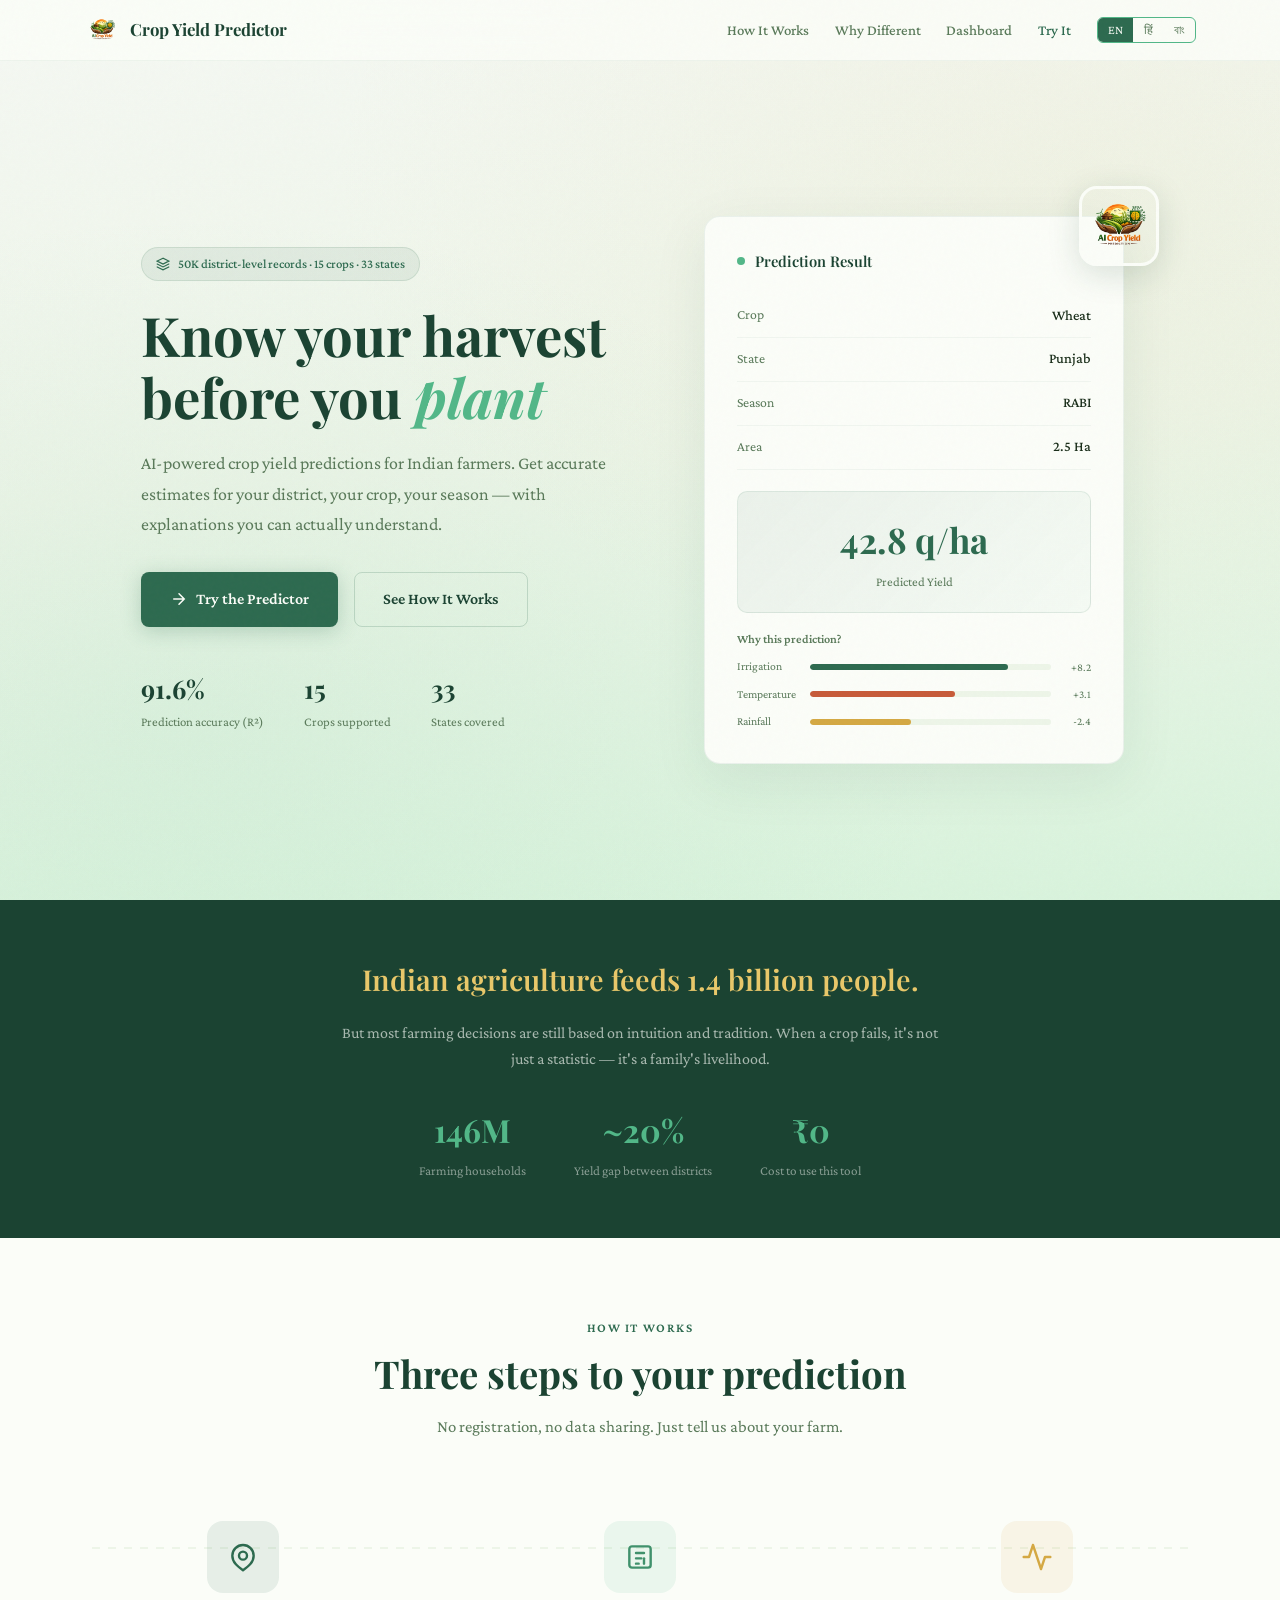
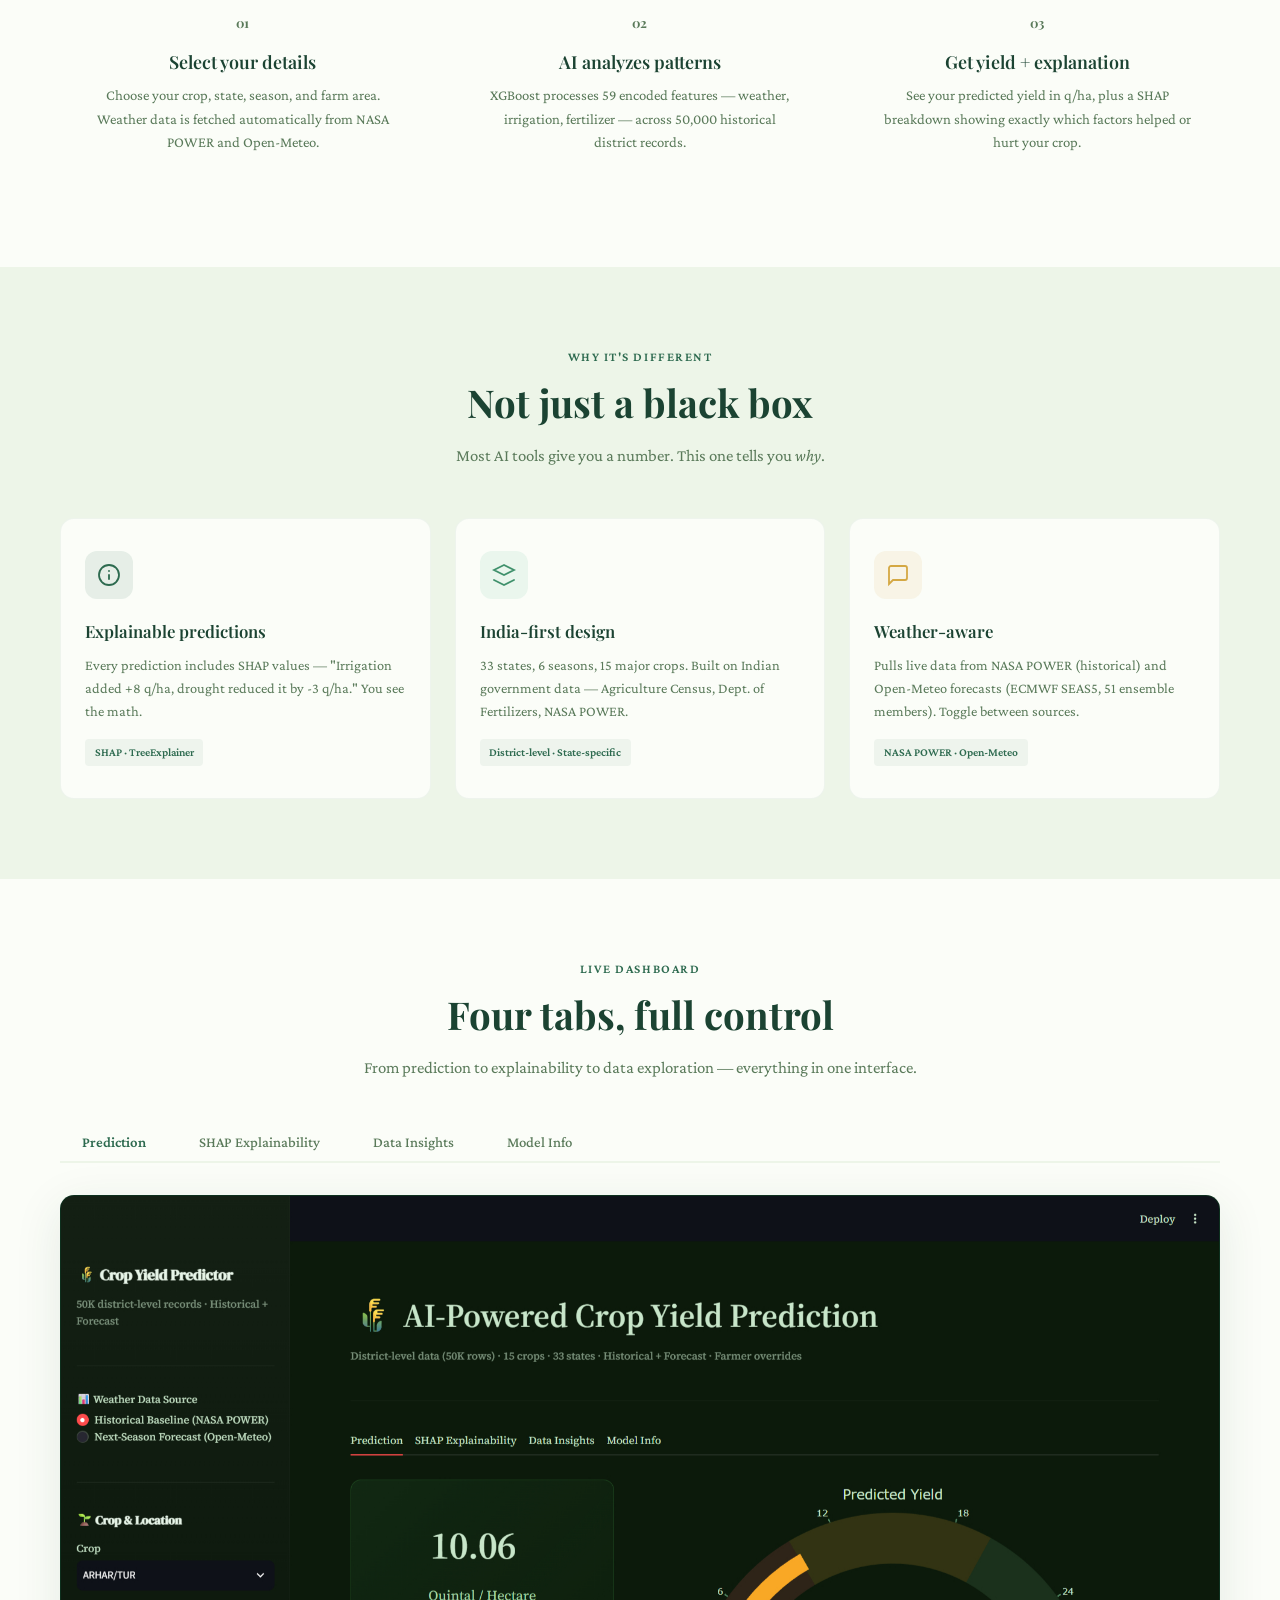
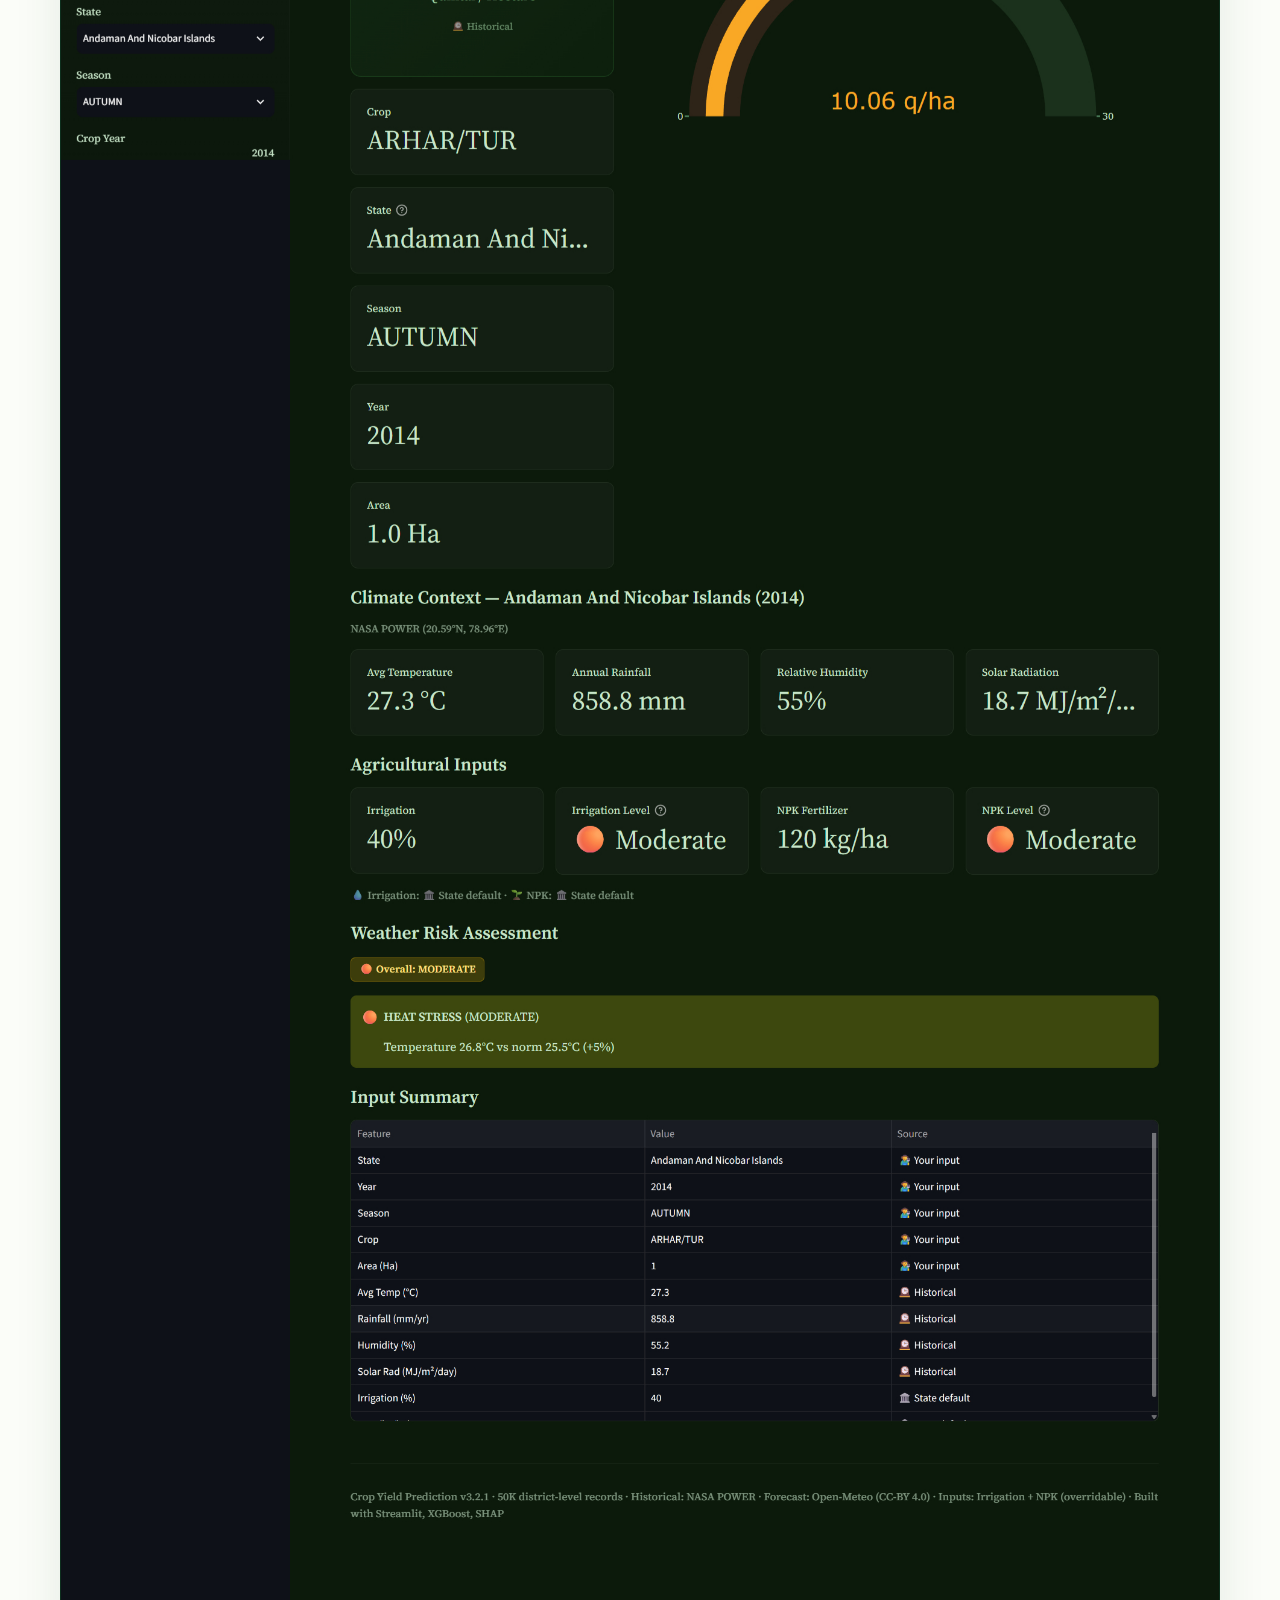
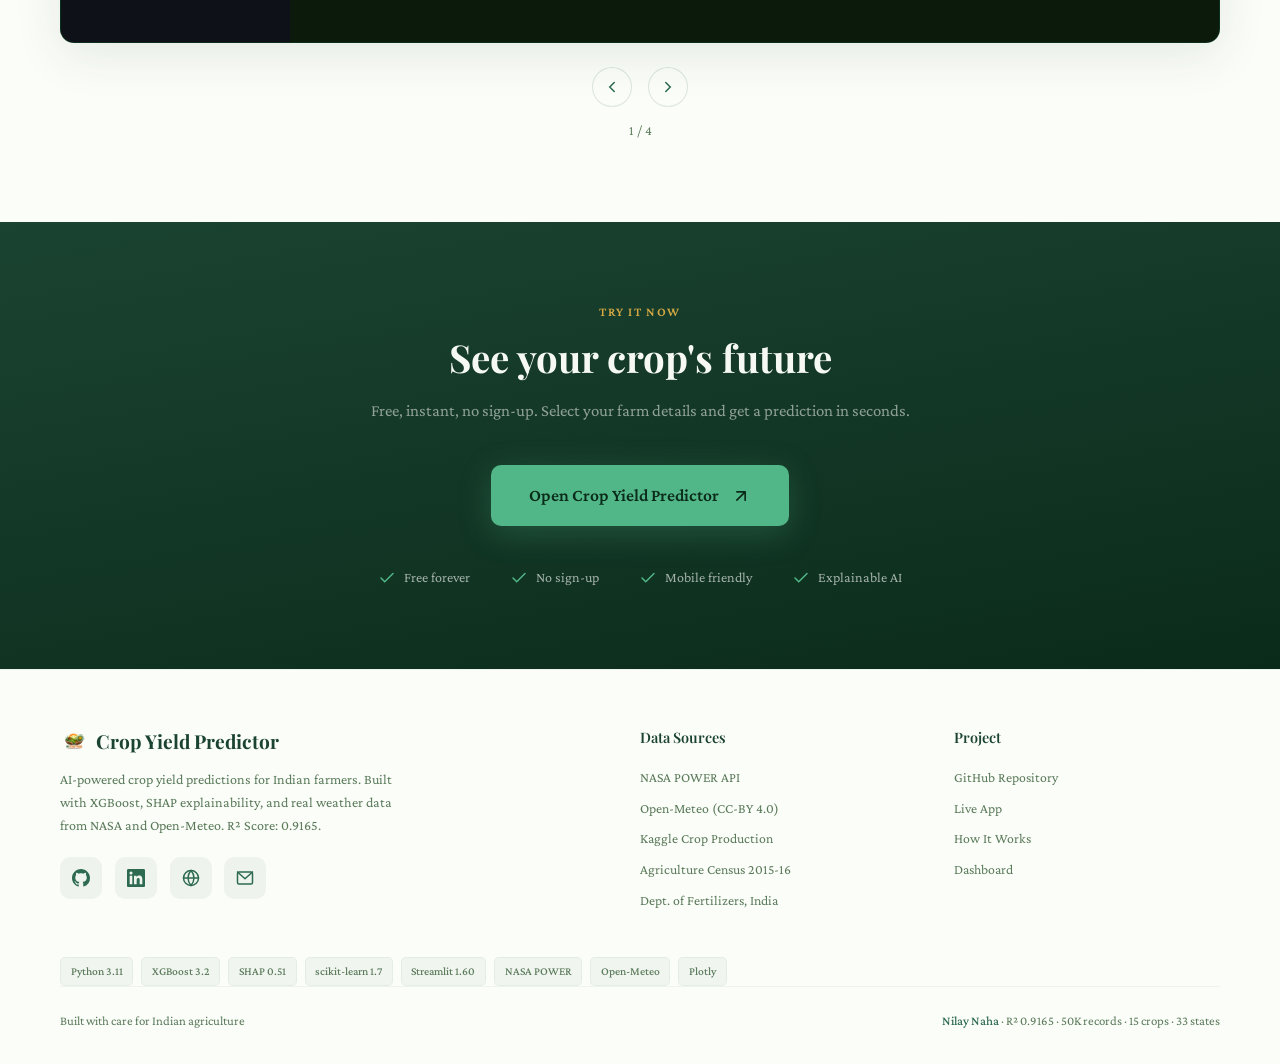
<file: docs/index.html>
<!DOCTYPE html>
<html lang="en">
<head>
<meta charset="UTF-8">
<meta name="viewport" content="width=device-width, initial-scale=1.0">
<title>Crop Yield Predictor — AI for Indian Farmers</title>
<meta name="description" content="AI-powered crop yield predictions for Indian farmers. 50K district-level records, 15 crops, 33 states. Free, instant, explainable.">

<!-- Favicons -->
<link rel="icon" type="image/x-icon" href="screenshots/favicon.ico">
<link rel="icon" type="image/png" sizes="16x16" href="screenshots/favicon-16x16.png">
<link rel="icon" type="image/png" sizes="32x32" href="screenshots/favicon-32x32.png">
<link rel="apple-touch-icon" sizes="180x180" href="screenshots/apple-touch-icon.png">
<link rel="icon" type="image/png" sizes="192x192" href="screenshots/android-chrome-192x192.png">
<link rel="icon" type="image/png" sizes="512x512" href="screenshots/android-chrome-512x512.png">
<link rel="manifest" href="screenshots/site.webmanifest">

<link rel="preconnect" href="https://fonts.googleapis.com">
<link rel="preconnect" href="https://fonts.gstatic.com" crossorigin>
<link href="https://fonts.googleapis.com/css2?family=Playfair+Display:ital,wght@0,400;0,600;0,700;1,400&family=Crimson+Pro:ital,wght@0,300;0,400;0,500;0,600;1,400&display=swap" rel="stylesheet">
<style>
/* ── Reset ─────────────────────────────────── */
*,*::before,*::after{box-sizing:border-box;margin:0;padding:0}
:root{
  --green:#2D6A4F;--green-light:#40916C;--green-pale:#52B788;
  --green-bg:#D8F3DC;--green-deep:#1B4332;--green-dark:#0B2B1A;
  --gold:#D4A843;--gold-light:#E8C76A;
  --terracotta:#C75B39;--soil:#5C3D2E;--soil-dark:#3A2518;
  --cream:#F5F8F3;--cream-alt:#EDF5E8;--white:#FBFDF8;
  --text:#1A2E1A;--text-muted:#5A7A5A;
  --font-display:'Playfair Display',Georgia,serif;
  --font-body:'Crimson Pro',Georgia,serif;
  --max-w:1160px;
  --ease:cubic-bezier(.25,.46,.45,.94);
}
html{scroll-behavior:smooth;font-size:16px}
body{
  font-family:var(--font-body);color:var(--text);
  background:var(--cream);line-height:1.65;
  overflow-x:hidden;-webkit-font-smoothing:antialiased;
}
img{max-width:100%;height:auto;display:block}
a{text-decoration:none;color:inherit}

/* ── Custom scrollbar ──────────────────────── */
::-webkit-scrollbar{width:10px}
::-webkit-scrollbar-track{background:var(--cream-alt)}
::-webkit-scrollbar-thumb{
  background:linear-gradient(180deg,var(--green-light),var(--green));
  border-radius:5px;border:2px solid var(--cream-alt);
}
::-webkit-scrollbar-thumb:hover{background:linear-gradient(180deg,var(--green),var(--green-deep))}
html{scrollbar-color:var(--green-light) var(--cream-alt);scrollbar-width:thin}

/* ── Progress bar ──────────────────────────── */
.progress-bar{
  position:fixed;top:0;left:0;height:3px;z-index:200;
  background:linear-gradient(90deg,var(--green-pale),var(--green),var(--gold));
  width:0;transition:width .15s ease-out;
  box-shadow:0 0 8px rgba(82,183,136,.4);
}

/* ── Grain ─────────────────────────────────── */
body::after{
  content:'';position:fixed;inset:0;z-index:9999;pointer-events:none;
  opacity:.022;
  background-image:url("data:image/svg+xml,%3Csvg viewBox='0 0 256 256' xmlns='http://www.w3.org/2000/svg'%3E%3Cfilter id='n'%3E%3CfeTurbulence type='fractalNoise' baseFrequency='.85' numOctaves='4' stitchTiles='stitch'/%3E%3C/filter%3E%3Crect width='100%25' height='100%25' filter='url(%23n)'/%3E%3C/svg%3E");
}

/* ── Reveal animations ─────────────────────── */
.rv{opacity:0;transform:translateY(32px);transition:opacity .7s var(--ease),transform .7s var(--ease)}
.rv.vis{opacity:1;transform:translateY(0)}
.rv-d1{transition-delay:.12s}.rv-d2{transition-delay:.24s}.rv-d3{transition-delay:.36s}.rv-d4{transition-delay:.48s}
.rv-left{opacity:0;transform:translateX(-40px);transition:opacity .7s var(--ease),transform .7s var(--ease)}
.rv-left.vis{opacity:1;transform:translateX(0)}
.rv-right{opacity:0;transform:translateX(40px);transition:opacity .7s var(--ease),transform .7s var(--ease)}
.rv-right.vis{opacity:1;transform:translateX(0)}
.rv-scale{opacity:0;transform:scale(.92);transition:opacity .6s var(--ease),transform .6s var(--ease)}
.rv-scale.vis{opacity:1;transform:scale(1)}

/* ── Back to top ───────────────────────────── */
.back-top{
  position:fixed;bottom:2rem;right:2rem;z-index:90;
  width:46px;height:46px;border-radius:50%;border:none;
  background:var(--green);color:var(--white);
  display:flex;align-items:center;justify-content:center;
  cursor:pointer;opacity:0;pointer-events:none;
  transform:translateY(16px);
  transition:all .35s var(--ease);
  box-shadow:0 4px 20px rgba(45,106,79,.3);
}
.back-top.show{opacity:1;pointer-events:all;transform:translateY(0)}
.back-top:hover{background:var(--green-deep);transform:translateY(-3px);box-shadow:0 8px 28px rgba(45,106,79,.35)}
.back-top svg{width:20px;height:20px}
.back-top::before{
  content:'';position:absolute;inset:-3px;border-radius:50%;
  border:2px solid var(--green-pale);opacity:0;
  transition:all .4s var(--ease);
}
.back-top:hover::before{opacity:1;inset:-6px}

/* ── Navigation ────────────────────────────── */
.nav{
  position:fixed;top:0;left:0;right:0;z-index:100;
  background:rgba(251,253,248,.88);
  backdrop-filter:blur(14px);-webkit-backdrop-filter:blur(14px);
  border-bottom:1px solid rgba(45,106,79,.06);
  transition:all .4s var(--ease);
}
.nav.scrolled{box-shadow:0 2px 28px rgba(27,67,50,.08)}
.nav-inner{
  max-width:var(--max-w);margin:0 auto;
  display:flex;align-items:center;justify-content:space-between;
  padding:.75rem 1.5rem;
}
.nav-logo{display:flex;align-items:center;gap:.6rem}
.nav-logo img{height:36px;width:36px;border-radius:8px;object-fit:cover}
.nav-logo-text{font-family:var(--font-display);font-size:1.05rem;font-weight:700;color:var(--green-deep)}
.nav-links{display:flex;align-items:center;gap:1.6rem;list-style:none}
.nav-links a{
  font-size:.92rem;font-weight:500;color:var(--text-muted);
  transition:color .2s;position:relative;
}
.nav-links a::after{
  content:'';position:absolute;bottom:-3px;left:0;width:0;height:2px;
  background:var(--green);border-radius:1px;transition:width .3s var(--ease);
}
.nav-links a:hover{color:var(--green)}
.nav-links a:hover::after{width:100%}
.lang-toggle{
  display:flex;border:1.5px solid var(--green-pale);border-radius:6px;overflow:hidden;
  font-size:.78rem;
}
.lang-btn{
  padding:.3rem .65rem;background:none;border:none;cursor:pointer;
  color:var(--text-muted);font-family:inherit;font-size:inherit;transition:all .2s;
}
.lang-btn.active{background:var(--green);color:var(--white)}
.lang-btn:hover:not(.active){background:rgba(45,106,79,.08)}
.nav-mobile{display:none;background:none;border:none;cursor:pointer;padding:.25rem}
.nav-mobile span{display:block;width:22px;height:2px;background:var(--green-deep);margin:5px 0;border-radius:2px;transition:all .3s var(--ease)}
.nav-mobile.open span:nth-child(1){transform:rotate(45deg) translate(5px,5px)}
.nav-mobile.open span:nth-child(2){opacity:0}
.nav-mobile.open span:nth-child(3){transform:rotate(-45deg) translate(5px,-5px)}
@media(max-width:768px){
  .nav-links{display:none}
  .nav-links.open{
    display:flex;flex-direction:column;position:absolute;top:100%;left:0;right:0;
    background:var(--white);padding:1rem 1.5rem;
    border-bottom:1px solid rgba(45,106,79,.08);gap:1rem;
    box-shadow:0 8px 24px rgba(27,67,50,.06);
  }
  .nav-mobile{display:block}
}

/* ── Hero ──────────────────────────────────── */
.hero{
  min-height:100vh;display:flex;align-items:center;
  position:relative;overflow:hidden;padding-top:5rem;
  background:
    radial-gradient(ellipse at 15% 80%,rgba(82,183,136,.08) 0%,transparent 50%),
    radial-gradient(ellipse at 85% 20%,rgba(212,168,67,.06) 0%,transparent 50%),
    linear-gradient(175deg,var(--cream) 0%,var(--cream-alt) 50%,var(--green-bg) 100%);
}
.hero-inner{
  max-width:var(--max-w);margin:0 auto;padding:4rem 1.5rem;
  display:grid;grid-template-columns:1fr .9fr;gap:3rem;align-items:center;
}
.hero-badge{
  display:inline-flex;align-items:center;gap:.45rem;
  background:rgba(45,106,79,.08);border:1px solid rgba(45,106,79,.12);
  padding:.35rem .9rem;border-radius:20px;
  font-size:.8rem;color:var(--green);font-weight:500;margin-bottom:1.4rem;
}
.hero h1{
  font-family:var(--font-display);font-size:clamp(2.1rem,4.5vw,3.4rem);
  font-weight:700;line-height:1.15;color:var(--green-deep);margin-bottom:1.2rem;
}
.hero h1 em{font-style:italic;color:var(--green-pale)}
.hero-sub{font-size:1.12rem;color:var(--text-muted);line-height:1.7;margin-bottom:2rem;max-width:500px}
.hero-actions{display:flex;gap:1rem;flex-wrap:wrap;margin-bottom:2.5rem}
.btn{
  display:inline-flex;align-items:center;gap:.5rem;
  padding:.85rem 1.8rem;border-radius:8px;
  font-family:var(--font-body);font-size:1rem;font-weight:600;
  cursor:pointer;border:none;transition:all .35s var(--ease);
}
.btn-primary{background:var(--green);color:var(--white);box-shadow:0 4px 20px rgba(45,106,79,.25)}
.btn-primary:hover{background:var(--green-light);transform:translateY(-2px);box-shadow:0 8px 28px rgba(45,106,79,.3)}
.btn-secondary{background:transparent;color:var(--green-deep);border:1.5px solid rgba(45,106,79,.2)}
.btn-secondary:hover{border-color:var(--green);background:rgba(45,106,79,.04)}
.hero-stats{display:flex;gap:2.5rem}
.hero-stat-val{font-family:var(--font-display);font-size:1.6rem;font-weight:700;color:var(--green-deep)}
.hero-stat-label{font-size:.8rem;color:var(--text-muted);margin-top:.15rem}

/* Hero visual */
.hero-visual{position:relative;display:flex;justify-content:center;align-items:center}
.hero-visual-logo{
  position:absolute;top:-30px;right:-20px;
  width:80px;height:80px;border-radius:18px;object-fit:cover;
  box-shadow:0 8px 32px rgba(27,67,50,.15);border:3px solid var(--white);z-index:2;
  animation:float 4s ease-in-out infinite;
}
@keyframes float{0%,100%{transform:translateY(0)}50%{transform:translateY(-8px)}}
.hero-card{
  background:var(--white);border:1px solid rgba(45,106,79,.08);
  border-radius:16px;padding:2rem;
  box-shadow:0 16px 56px rgba(27,67,50,.08);
  width:100%;max-width:420px;
  transition:transform .5s var(--ease);
}
.hero-card-header{display:flex;align-items:center;gap:.6rem;margin-bottom:1.3rem}
.hero-card-dot{width:8px;height:8px;border-radius:50%;background:var(--green-pale);animation:pulse 2s infinite}
@keyframes pulse{0%,100%{opacity:1}50%{opacity:.4}}
.hero-card-title{font-family:var(--font-display);font-size:.92rem;font-weight:600;color:var(--green-deep)}
.hero-card-row{
  display:flex;justify-content:space-between;align-items:center;
  padding:.6rem 0;border-bottom:1px solid rgba(45,106,79,.05);
}
.hero-card-row:last-of-type{border-bottom:none}
.hero-card-label{font-size:.86rem;color:var(--text-muted)}
.hero-card-value{font-weight:500;font-size:.9rem;color:var(--text)}
.hero-card-result{
  margin-top:1.3rem;padding:1.2rem;
  background:linear-gradient(135deg,rgba(45,106,79,.08),rgba(82,183,136,.04));
  border:1px solid rgba(45,106,79,.1);border-radius:10px;text-align:center;
}
.hero-card-result-val{font-family:var(--font-display);font-size:2.2rem;font-weight:700;color:var(--green)}
.hero-card-result-label{font-size:.8rem;color:var(--text-muted);margin-top:.2rem}
.shap-row{display:flex;align-items:center;gap:.5rem;margin-top:.5rem}
.shap-label{font-size:.73rem;color:var(--text-muted);width:65px;flex-shrink:0}
.shap-bar{flex:1;height:6px;background:var(--cream-alt);border-radius:3px;overflow:hidden}
.shap-fill{height:100%;border-radius:3px;transition:width 1.6s var(--ease)}
.shap-fill.irr{width:0;background:var(--green)}.shap-fill.irr.go{width:82%}
.shap-fill.tmp{width:0;background:var(--terracotta)}.shap-fill.tmp.go{width:60%}
.shap-fill.rn{width:0;background:var(--gold)}.shap-fill.rn.go{width:42%}
.shap-val{font-size:.7rem;color:var(--text-muted);width:32px;text-align:right;flex-shrink:0}

@media(max-width:900px){
  .hero-inner{grid-template-columns:1fr;text-align:center}
  .hero-sub{margin:0 auto 2rem}
  .hero-actions{justify-content:center}
  .hero-stats{justify-content:center}
  .hero-visual{margin-top:2rem}
  .hero-visual-logo{top:-15px;right:calc(50% - 140px);width:56px;height:56px}
}
@media(max-width:480px){.hero{min-height:auto;padding-bottom:3rem}.hero-stats{flex-direction:column;gap:1rem}.hero-card{padding:1.4rem}}

/* ── Sections ──────────────────────────────── */
.section{padding:5rem 1.5rem}
.section-inner{max-width:var(--max-w);margin:0 auto}
.sec-label{font-size:.8rem;font-weight:600;color:var(--green);text-transform:uppercase;letter-spacing:.12em;margin-bottom:.6rem}
.sec-title{font-family:var(--font-display);font-size:clamp(1.6rem,3.5vw,2.4rem);font-weight:700;color:var(--green-deep);margin-bottom:1rem;line-height:1.25}
.sec-desc{font-size:1.05rem;color:var(--text-muted);max-width:600px;line-height:1.7}

/* ── Problem ───────────────────────────────── */
.problem{background:var(--green-deep);color:var(--cream);padding:3.5rem 1.5rem;text-align:center}
.problem-inner{max-width:var(--max-w);margin:0 auto}
.problem-title{font-family:var(--font-display);font-size:clamp(1.3rem,3vw,1.8rem);font-weight:600;color:var(--gold-light);margin-bottom:1rem}
.problem p{font-size:1rem;color:rgba(245,248,243,.65);max-width:620px;margin:0 auto}
.problem-stats{display:flex;justify-content:center;gap:3rem;margin-top:2rem;flex-wrap:wrap}
.problem-stat-num{font-family:var(--font-display);font-size:2rem;font-weight:700;color:var(--green-pale)}
.problem-stat-text{font-size:.82rem;color:rgba(245,248,243,.5);margin-top:.2rem}

/* ── How ───────────────────────────────────── */
.how-section{background:var(--white)}
.steps{display:grid;grid-template-columns:repeat(3,1fr);gap:2rem;margin-top:3rem}
.step{text-align:center;padding:2rem 1.5rem;position:relative}
.step-icon{
  width:72px;height:72px;border-radius:16px;margin:0 auto 1.2rem;
  display:flex;align-items:center;justify-content:center;
  transition:transform .4s var(--ease);
}
.step:hover .step-icon{transform:scale(1.08) rotate(-3deg)}
.step-icon-1{background:rgba(45,106,79,.1)}
.step-icon-2{background:rgba(82,183,136,.1)}
.step-icon-3{background:rgba(212,168,67,.1)}
.step-num{font-family:var(--font-display);font-size:.82rem;font-weight:700;color:var(--text-muted);margin-bottom:.8rem}
.step h3{font-family:var(--font-display);font-size:1.12rem;font-weight:600;color:var(--green-deep);margin-bottom:.5rem}
.step p{font-size:.92rem;color:var(--text-muted);line-height:1.6}
.step-connector{display:none}
@media(min-width:769px){
  .steps{position:relative}
  .step-connector{
    display:block;position:absolute;top:3.6rem;width:calc(100% - 4rem);left:2rem;height:2px;
    background:repeating-linear-gradient(90deg,var(--cream-alt) 0 8px,transparent 8px 16px);
  }
}
@media(max-width:768px){.steps{grid-template-columns:1fr;gap:1.5rem}}

/* ── Why ───────────────────────────────────── */
.why-section{background:var(--cream-alt)}
.why-grid{display:grid;grid-template-columns:repeat(3,1fr);gap:1.5rem;margin-top:3rem}
.why-card{
  background:var(--white);border:1px solid rgba(45,106,79,.06);
  border-radius:14px;padding:2rem 1.5rem;
  transition:transform .4s var(--ease),box-shadow .4s var(--ease);
}
.why-card:hover{transform:translateY(-5px);box-shadow:0 10px 36px rgba(27,67,50,.08)}
.why-icon{
  width:48px;height:48px;border-radius:12px;
  display:flex;align-items:center;justify-content:center;margin-bottom:1.2rem;
}
.why-icon-1{background:rgba(45,106,79,.1)}.why-icon-2{background:rgba(82,183,136,.1)}.why-icon-3{background:rgba(212,168,67,.1)}
.why-card h3{font-family:var(--font-display);font-size:1.05rem;font-weight:600;color:var(--green-deep);margin-bottom:.5rem}
.why-card p{font-size:.9rem;color:var(--text-muted);line-height:1.6}
.why-card-tag{display:inline-block;margin-top:1rem;padding:.25rem .6rem;border-radius:4px;font-size:.72rem;font-weight:600;background:rgba(45,106,79,.06);color:var(--green)}
@media(max-width:768px){.why-grid{grid-template-columns:1fr}}

/* ── Dashboard ─────────────────────────────── */
.dashboard-section{background:var(--white);overflow:hidden}
.dash-tabs{
  display:flex;gap:.5rem;margin-top:2.5rem;
  border-bottom:2px solid var(--cream-alt);
  overflow-x:auto;-webkit-overflow-scrolling:touch;
}
.dash-tab{
  padding:.7rem 1.4rem;border:none;background:none;cursor:pointer;
  font-family:var(--font-body);font-size:.92rem;font-weight:500;
  color:var(--text-muted);border-bottom:2px solid transparent;
  margin-bottom:-2px;white-space:nowrap;transition:all .3s var(--ease);
}
.dash-tab.active{color:var(--green);border-bottom-color:var(--green);font-weight:600}
.dash-tab:hover:not(.active){color:var(--green-light)}
.dash-screen{
  margin-top:2rem;border-radius:14px;overflow:hidden;
  box-shadow:0 12px 48px rgba(27,67,50,.1);
  border:1px solid rgba(45,106,79,.08);
  position:relative;background:var(--green-dark);
}
.dash-screen img{width:100%;display:block}
.dash-slide{display:none;animation:fadeInUp .5s var(--ease) forwards}
.dash-slide.active{display:block}
@keyframes fadeInUp{from{opacity:0;transform:translateY(12px)}to{opacity:1;transform:translateY(0)}}
.dash-nav{display:flex;justify-content:center;gap:1rem;margin-top:1.5rem}
.dash-nav-btn{
  width:40px;height:40px;border-radius:50%;border:1.5px solid rgba(45,106,79,.15);
  background:var(--white);cursor:pointer;display:flex;align-items:center;justify-content:center;
  color:var(--green);transition:all .3s var(--ease);
}
.dash-nav-btn:hover{background:var(--green);color:var(--white);border-color:var(--green)}
.dash-counter{text-align:center;margin-top:.8rem;font-size:.85rem;color:var(--text-muted)}

/* ── Demo ──────────────────────────────────── */
.demo-section{
  background:linear-gradient(170deg,var(--green-deep) 0%,var(--green-dark) 100%);
  color:var(--cream);text-align:center;
}
.demo-section .sec-label{color:var(--gold)}
.demo-section .sec-title{color:var(--cream)}
.demo-section .sec-desc{color:rgba(245,248,243,.55);margin:0 auto 2.5rem}
.demo-btn{
  display:inline-flex;align-items:center;gap:.7rem;
  padding:1rem 2.4rem;border-radius:10px;
  background:var(--green-pale);color:var(--green-dark);
  font-family:var(--font-body);font-size:1.1rem;font-weight:600;
  box-shadow:0 8px 32px rgba(82,183,136,.25);transition:all .35s var(--ease);
}
.demo-btn:hover{background:var(--green-light);color:var(--white);transform:translateY(-2px);box-shadow:0 12px 40px rgba(82,183,136,.35)}
.demo-btn svg{width:20px;height:20px}
.demo-features{display:flex;justify-content:center;gap:2.5rem;margin-top:2.5rem;flex-wrap:wrap}
.demo-feature{display:flex;align-items:center;gap:.5rem;font-size:.88rem;color:rgba(245,248,243,.65)}
.demo-feature svg{width:18px;height:18px;color:var(--green-pale);flex-shrink:0}

/* ── Footer ────────────────────────────────── */
.footer{background:var(--white);border-top:1px solid rgba(45,106,79,.06);padding:3.5rem 1.5rem 2rem}
.footer-inner{max-width:var(--max-w);margin:0 auto}
.footer-grid{display:grid;grid-template-columns:2fr 1fr 1fr;gap:3rem;margin-bottom:2.5rem}
.footer-brand h3{
  font-family:var(--font-display);font-size:1.2rem;color:var(--green-deep);margin-bottom:.6rem;
  display:flex;align-items:center;gap:.5rem;
}
.footer-brand h3 img{height:28px;width:28px;border-radius:6px;object-fit:cover}
.footer-brand p{font-size:.88rem;color:var(--text-muted);max-width:340px;line-height:1.65}
.footer-social{display:flex;gap:.8rem;margin-top:1.2rem}
.footer-social a{
  width:42px;height:42px;border-radius:10px;
  display:flex;align-items:center;justify-content:center;
  background:rgba(45,106,79,.06);color:var(--green);
  transition:all .35s var(--ease);position:relative;
}
.footer-social a:hover{background:var(--green);color:var(--white);transform:translateY(-3px);box-shadow:0 6px 20px rgba(45,106,79,.2)}
.footer-social svg{width:18px;height:18px}
.footer-social a .tooltip{
  position:absolute;bottom:calc(100% + 8px);left:50%;transform:translateX(-50%) translateY(4px);
  background:var(--green-deep);color:var(--white);padding:.3rem .6rem;border-radius:5px;
  font-size:.7rem;white-space:nowrap;opacity:0;pointer-events:none;
  transition:all .25s var(--ease);
}
.footer-social a:hover .tooltip{opacity:1;transform:translateX(-50%) translateY(0)}
.footer-col h4{font-family:var(--font-display);font-size:.9rem;font-weight:600;color:var(--green-deep);margin-bottom:.8rem}
.footer-col a{display:block;font-size:.86rem;color:var(--text-muted);padding:.25rem 0;transition:color .2s}
.footer-col a:hover{color:var(--green)}
.footer-tech{display:flex;flex-wrap:wrap;gap:.5rem;margin-top:1.5rem}
.footer-tech-badge{
  padding:.25rem .6rem;border-radius:5px;font-size:.72rem;font-weight:500;
  background:rgba(45,106,79,.05);color:var(--text-muted);border:1px solid rgba(45,106,79,.06);
  transition:all .3s var(--ease);
}
.footer-tech-badge:hover{background:rgba(45,106,79,.1);border-color:rgba(45,106,79,.12)}
.footer-bottom{
  display:flex;justify-content:space-between;align-items:center;
  padding-top:1.5rem;border-top:1px solid rgba(45,106,79,.06);
  font-size:.8rem;color:var(--text-muted);flex-wrap:wrap;gap:1rem;
}
.footer-bottom a{color:var(--green);font-weight:500;transition:color .2s}
.footer-bottom a:hover{color:var(--green-deep);text-decoration:underline}

@media(max-width:900px){.footer-grid{grid-template-columns:1fr 1fr}}
@media(max-width:768px){
  .section{padding:3.5rem 1.25rem}
  .footer-grid{grid-template-columns:1fr;gap:2rem}
  .footer-bottom{flex-direction:column;text-align:center}
  .dash-tabs{gap:.3rem}.dash-tab{padding:.6rem 1rem;font-size:.85rem}
}
</style>
</head>
<body>

<!-- Progress bar -->
<div class="progress-bar" id="progressBar"></div>

<!-- Back to top -->
<button class="back-top" id="backTop" aria-label="Back to top">
  <svg viewBox="0 0 24 24" fill="none" stroke="currentColor" stroke-width="2.5" stroke-linecap="round" stroke-linejoin="round"><path d="M18 15l-6-6-6 6"/></svg>
</button>

<!-- Navigation -->
<nav class="nav" id="nav">
  <div class="nav-inner">
    <a href="#" class="nav-logo">
      <img src="screenshots/web_logo.webp" alt="Crop Yield Predictor Logo" width="36" height="36">
      <span class="nav-logo-text">Crop Yield Predictor</span>
    </a>
    <ul class="nav-links" id="navLinks">
      <li><a href="#how">How It Works</a></li>
      <li><a href="#why">Why Different</a></li>
      <li><a href="#dashboard">Dashboard</a></li>
      <li><a href="#demo">Try It</a></li>
      <li>
        <div class="lang-toggle">
          <button class="lang-btn active" data-lang="en">EN</button>
          <button class="lang-btn" data-lang="hi">हिं</button>
          <button class="lang-btn" data-lang="bn">বাং</button>
        </div>
      </li>
    </ul>
    <button class="nav-mobile" id="navMobile" aria-label="Toggle menu">
      <span></span><span></span><span></span>
    </button>
  </div>
</nav>

<!-- Hero -->
<section class="hero">
  <div class="hero-inner">
    <div>
      <div class="hero-badge rv">
        <svg width="14" height="14" viewBox="0 0 24 24" fill="none" stroke="currentColor" stroke-width="2" stroke-linecap="round"><path d="M12 2L2 7l10 5 10-5-10-5zM2 17l10 5 10-5M2 12l10 5 10-5"/></svg>
        50K district-level records · 15 crops · 33 states
      </div>
      <h1 class="rv rv-d1">Know your harvest<br>before you <em>plant</em></h1>
      <p class="hero-sub rv rv-d2">AI-powered crop yield predictions for Indian farmers. Get accurate estimates for your district, your crop, your season — with explanations you can actually understand.</p>
      <div class="hero-actions rv rv-d3">
        <a href="https://crop-yield-predictor-system.streamlit.app" target="_blank" rel="noopener" class="btn btn-primary">
          <svg width="18" height="18" viewBox="0 0 24 24" fill="none" stroke="currentColor" stroke-width="2" stroke-linecap="round"><path d="M5 12h14M12 5l7 7-7 7"/></svg>
          Try the Predictor
        </a>
        <a href="#how" class="btn btn-secondary">See How It Works</a>
      </div>
      <div class="hero-stats rv rv-d4">
        <div>
          <div class="hero-stat-val"><span class="counter" data-target="91.6" data-suffix="%" data-decimals="1">0%</span></div>
          <div class="hero-stat-label">Prediction accuracy (R²)</div>
        </div>
        <div>
          <div class="hero-stat-val"><span class="counter" data-target="15" data-suffix="" data-decimals="0">0</span></div>
          <div class="hero-stat-label">Crops supported</div>
        </div>
        <div>
          <div class="hero-stat-val"><span class="counter" data-target="33" data-suffix="" data-decimals="0">0</span></div>
          <div class="hero-stat-label">States covered</div>
        </div>
      </div>
    </div>
    <div class="hero-visual rv rv-d2">
      <img src="screenshots/web_logo.webp" alt="Logo" class="hero-visual-logo" width="80" height="80">
      <div class="hero-card" id="heroCard">
        <div class="hero-card-header">
          <div class="hero-card-dot"></div>
          <div class="hero-card-title">Prediction Result</div>
        </div>
        <div class="hero-card-row"><span class="hero-card-label">Crop</span><span class="hero-card-value">Wheat</span></div>
        <div class="hero-card-row"><span class="hero-card-label">State</span><span class="hero-card-value">Punjab</span></div>
        <div class="hero-card-row"><span class="hero-card-label">Season</span><span class="hero-card-value">RABI</span></div>
        <div class="hero-card-row"><span class="hero-card-label">Area</span><span class="hero-card-value">2.5 Ha</span></div>
        <div class="hero-card-result">
          <div class="hero-card-result-val"><span class="counter" data-target="42.8" data-suffix="" data-decimals="1">0</span> q/ha</div>
          <div class="hero-card-result-label">Predicted Yield</div>
        </div>
        <div style="margin-top:1rem;font-size:.76rem;color:var(--text-muted);font-weight:600;margin-bottom:.5rem">Why this prediction?</div>
        <div class="shap-row">
          <span class="shap-label">Irrigation</span>
          <div class="shap-bar"><div class="shap-fill irr"></div></div>
          <span class="shap-val">+8.2</span>
        </div>
        <div class="shap-row">
          <span class="shap-label">Temperature</span>
          <div class="shap-bar"><div class="shap-fill tmp"></div></div>
          <span class="shap-val">+3.1</span>
        </div>
        <div class="shap-row">
          <span class="shap-label">Rainfall</span>
          <div class="shap-bar"><div class="shap-fill rn"></div></div>
          <span class="shap-val">-2.4</span>
        </div>
      </div>
    </div>
  </div>
</section>

<!-- Problem -->
<section class="problem">
  <div class="problem-inner">
    <div class="problem-title rv">Indian agriculture feeds 1.4 billion people.</div>
    <p class="rv rv-d1">But most farming decisions are still based on intuition and tradition. When a crop fails, it's not just a statistic — it's a family's livelihood.</p>
    <div class="problem-stats rv rv-d2">
      <div class="problem-stat">
        <div class="problem-stat-num"><span class="counter" data-target="146" data-suffix="M" data-decimals="0">0M</span></div>
        <div class="problem-stat-text">Farming households</div>
      </div>
      <div class="problem-stat">
        <div class="problem-stat-num">~<span class="counter" data-target="20" data-suffix="%" data-decimals="0">0%</span></div>
        <div class="problem-stat-text">Yield gap between districts</div>
      </div>
      <div class="problem-stat">
        <div class="problem-stat-num">₹<span class="counter" data-target="0" data-suffix="" data-decimals="0">0</span></div>
        <div class="problem-stat-text">Cost to use this tool</div>
      </div>
    </div>
  </div>
</section>

<!-- How it works -->
<section class="section how-section" id="how">
  <div class="section-inner" style="text-align:center">
    <div class="sec-label rv">How It Works</div>
    <h2 class="sec-title rv rv-d1">Three steps to your prediction</h2>
    <p class="sec-desc rv rv-d1" style="margin:0 auto">No registration, no data sharing. Just tell us about your farm.</p>
    <div class="steps">
      <div class="step-connector"></div>
      <div class="step rv">
        <div class="step-icon step-icon-1">
          <svg width="32" height="32" viewBox="0 0 24 24" fill="none" stroke="#2D6A4F" stroke-width="1.8" stroke-linecap="round" stroke-linejoin="round"><path d="M12 22c4-3 8-6 8-11a8 8 0 10-16 0c0 5 4 8 8 11z"/><circle cx="12" cy="11" r="3"/></svg>
        </div>
        <div class="step-num">01</div>
        <h3>Select your details</h3>
        <p>Choose your crop, state, season, and farm area. Weather data is fetched automatically from NASA POWER and Open-Meteo.</p>
      </div>
      <div class="step rv rv-d1">
        <div class="step-icon step-icon-2">
          <svg width="32" height="32" viewBox="0 0 24 24" fill="none" stroke="#40916C" stroke-width="1.8" stroke-linecap="round" stroke-linejoin="round"><rect x="4" y="4" width="16" height="16" rx="2"/><path d="M9 9h6M9 13h4M9 17h2"/><path d="M15 13v4"/></svg>
        </div>
        <div class="step-num">02</div>
        <h3>AI analyzes patterns</h3>
        <p>XGBoost processes 59 encoded features — weather, irrigation, fertilizer — across 50,000 historical district records.</p>
      </div>
      <div class="step rv rv-d2">
        <div class="step-icon step-icon-3">
          <svg width="32" height="32" viewBox="0 0 24 24" fill="none" stroke="#D4A843" stroke-width="1.8" stroke-linecap="round" stroke-linejoin="round"><path d="M22 12h-4l-3 9L9 3l-3 9H2"/></svg>
        </div>
        <div class="step-num">03</div>
        <h3>Get yield + explanation</h3>
        <p>See your predicted yield in q/ha, plus a SHAP breakdown showing exactly which factors helped or hurt your crop.</p>
      </div>
    </div>
  </div>
</section>

<!-- Why different -->
<section class="section why-section" id="why">
  <div class="section-inner">
    <div style="text-align:center">
      <div class="sec-label rv">Why It's Different</div>
      <h2 class="sec-title rv rv-d1">Not just a black box</h2>
      <p class="sec-desc rv rv-d1" style="margin:0 auto">Most AI tools give you a number. This one tells you <em>why</em>.</p>
    </div>
    <div class="why-grid">
      <div class="why-card rv">
        <div class="why-icon why-icon-1">
          <svg width="24" height="24" viewBox="0 0 24 24" fill="none" stroke="#2D6A4F" stroke-width="1.8" stroke-linecap="round"><circle cx="12" cy="12" r="10"/><path d="M12 16v-4M12 8h.01"/></svg>
        </div>
        <h3>Explainable predictions</h3>
        <p>Every prediction includes SHAP values — "Irrigation added +8 q/ha, drought reduced it by -3 q/ha." You see the math.</p>
        <span class="why-card-tag">SHAP · TreeExplainer</span>
      </div>
      <div class="why-card rv rv-d1">
        <div class="why-icon why-icon-2">
          <svg width="24" height="24" viewBox="0 0 24 24" fill="none" stroke="#40916C" stroke-width="1.8" stroke-linecap="round"><path d="M12 2L2 7l10 5 10-5-10-5zM2 17l10 5 10-5"/></svg>
        </div>
        <h3>India-first design</h3>
        <p>33 states, 6 seasons, 15 major crops. Built on Indian government data — Agriculture Census, Dept. of Fertilizers, NASA POWER.</p>
        <span class="why-card-tag">District-level · State-specific</span>
      </div>
      <div class="why-card rv rv-d2">
        <div class="why-icon why-icon-3">
          <svg width="24" height="24" viewBox="0 0 24 24" fill="none" stroke="#D4A843" stroke-width="1.8" stroke-linecap="round"><path d="M21 15a2 2 0 01-2 2H7l-4 4V5a2 2 0 012-2h14a2 2 0 012 2z"/></svg>
        </div>
        <h3>Weather-aware</h3>
        <p>Pulls live data from NASA POWER (historical) and Open-Meteo forecasts (ECMWF SEAS5, 51 ensemble members). Toggle between sources.</p>
        <span class="why-card-tag">NASA POWER · Open-Meteo</span>
      </div>
    </div>
  </div>
</section>

<!-- Dashboard screenshots -->
<section class="section dashboard-section" id="dashboard">
  <div class="section-inner">
    <div style="text-align:center">
      <div class="sec-label rv">Live Dashboard</div>
      <h2 class="sec-title rv rv-d1">Four tabs, full control</h2>
      <p class="sec-desc rv rv-d1" style="margin:0 auto">From prediction to explainability to data exploration — everything in one interface.</p>
    </div>
    <div class="dash-tabs rv rv-d2" role="tablist">
      <button class="dash-tab active" data-slide="0" role="tab">Prediction</button>
      <button class="dash-tab" data-slide="1" role="tab">SHAP Explainability</button>
      <button class="dash-tab" data-slide="2" role="tab">Data Insights</button>
      <button class="dash-tab" data-slide="3" role="tab">Model Info</button>
    </div>
    <div class="dash-screen rv-scale rv-d3">
      <div class="dash-screen-inner">
        <div class="dash-slide active" id="slide-0">
          <img src="screenshots/tab1_prediction.jpg" alt="Prediction tab showing crop yield prediction with gauge chart and climate context" loading="lazy" width="1200" height="700">
        </div>
        <div class="dash-slide" id="slide-1">
          <img src="screenshots/tab2_shap.jpg" alt="SHAP Explainability tab with waterfall plot and feature importance" loading="lazy" width="1200" height="700">
        </div>
        <div class="dash-slide" id="slide-2">
          <img src="screenshots/tab3_insights.jpg" alt="Data Insights tab with crop and state yield comparisons" loading="lazy" width="1200" height="700">
        </div>
        <div class="dash-slide" id="slide-3">
          <img src="screenshots/tab4_model.jpg" alt="Model Info tab with evaluation metrics and residual distribution" loading="lazy" width="1200" height="700">
        </div>
      </div>
    </div>
    <div class="dash-nav">
      <button class="dash-nav-btn" id="dashPrev" aria-label="Previous screenshot">
        <svg width="18" height="18" viewBox="0 0 24 24" fill="none" stroke="currentColor" stroke-width="2" stroke-linecap="round"><path d="M15 18l-6-6 6-6"/></svg>
      </button>
      <button class="dash-nav-btn" id="dashNext" aria-label="Next screenshot">
        <svg width="18" height="18" viewBox="0 0 24 24" fill="none" stroke="currentColor" stroke-width="2" stroke-linecap="round"><path d="M9 18l6-6-6-6"/></svg>
      </button>
    </div>
    <div class="dash-counter" id="dashCounter">1 / 4</div>
  </div>
</section>

<!-- Demo CTA -->
<section class="section demo-section" id="demo">
  <div class="section-inner">
    <div class="sec-label rv">Try It Now</div>
    <h2 class="sec-title rv rv-d1">See your crop's future</h2>
    <p class="sec-desc rv rv-d1">Free, instant, no sign-up. Select your farm details and get a prediction in seconds.</p>
    <div class="rv rv-d2">
      <a href="https://crop-yield-predictor-system.streamlit.app" target="_blank" rel="noopener" class="demo-btn">
        Open Crop Yield Predictor
        <svg viewBox="0 0 24 24" fill="none" stroke="currentColor" stroke-width="2" stroke-linecap="round"><path d="M7 17L17 7M17 7H7M17 7v10"/></svg>
      </a>
    </div>
    <div class="demo-features rv rv-d3">
      <div class="demo-feature"><svg viewBox="0 0 24 24" fill="none" stroke="currentColor" stroke-width="2" stroke-linecap="round"><path d="M20 6L9 17l-5-5"/></svg>Free forever</div>
      <div class="demo-feature"><svg viewBox="0 0 24 24" fill="none" stroke="currentColor" stroke-width="2" stroke-linecap="round"><path d="M20 6L9 17l-5-5"/></svg>No sign-up</div>
      <div class="demo-feature"><svg viewBox="0 0 24 24" fill="none" stroke="currentColor" stroke-width="2" stroke-linecap="round"><path d="M20 6L9 17l-5-5"/></svg>Mobile friendly</div>
      <div class="demo-feature"><svg viewBox="0 0 24 24" fill="none" stroke="currentColor" stroke-width="2" stroke-linecap="round"><path d="M20 6L9 17l-5-5"/></svg>Explainable AI</div>
    </div>
  </div>
</section>

<!-- Footer -->
<footer class="footer">
  <div class="footer-inner">
    <div class="footer-grid">
      <div class="footer-brand">
        <h3>
          <img src="screenshots/web_logo.webp" alt="Logo" width="28" height="28">
          Crop Yield Predictor
        </h3>
        <p>AI-powered crop yield predictions for Indian farmers. Built with XGBoost, SHAP explainability, and real weather data from NASA and Open-Meteo. R² Score: 0.9165.</p>
        <div class="footer-social">
          <a href="https://github.com/AmiNilay" target="_blank" rel="noopener" aria-label="GitHub">
            <svg viewBox="0 0 24 24" fill="currentColor"><path d="M12 0C5.37 0 0 5.37 0 12c0 5.31 3.435 9.795 8.205 11.385.6.105.825-.255.825-.57 0-.285-.015-1.23-.015-2.235-3.015.555-3.795-.735-4.035-1.41-.135-.345-.72-1.41-1.23-1.695-.42-.225-1.02-.78-.015-.795.945-.015 1.62.87 1.845 1.23 1.08 1.815 2.805 1.305 3.495.99.105-.78.42-1.305.765-1.605-2.67-.3-5.46-1.335-5.46-5.925 0-1.305.465-2.385 1.23-3.225-.12-.3-.54-1.53.12-3.18 0 0 1.005-.315 3.3 1.23.96-.27 1.98-.405 3-.405s2.04.135 3 .405c2.295-1.56 3.3-1.23 3.3-1.23.66 1.65.24 2.88.12 3.18.765.84 1.23 1.905 1.23 3.225 0 4.605-2.805 5.625-5.475 5.925.435.375.81 1.095.81 2.22 0 1.605-.015 2.895-.015 3.3 0 .315.225.69.825.57A12.02 12.02 0 0024 12c0-6.63-5.37-12-12-12z"/></svg>
            <span class="tooltip">@AmiNilay</span>
          </a>
          <a href="https://www.linkedin.com/in/nilay-naha/" target="_blank" rel="noopener" aria-label="LinkedIn">
            <svg viewBox="0 0 24 24" fill="currentColor"><path d="M20.447 20.452h-3.554v-5.569c0-1.328-.027-3.037-1.852-3.037-1.853 0-2.136 1.445-2.136 2.939v5.667H9.351V9h3.414v1.561h.046c.477-.9 1.637-1.85 3.37-1.85 3.601 0 4.267 2.37 4.267 5.455v6.286zM5.337 7.433a2.062 2.062 0 01-2.063-2.065 2.064 2.064 0 112.063 2.065zm1.782 13.019H3.555V9h3.564v11.452zM22.225 0H1.771C.792 0 0 .774 0 1.729v20.542C0 23.227.792 24 1.771 24h20.451C23.2 24 24 23.227 24 22.271V1.729C24 .774 23.2 0 22.222 0h.003z"/></svg>
            <span class="tooltip">Nilay Naha</span>
          </a>
          <a href="https://nilay-naha-portfolio.vercel.app/" target="_blank" rel="noopener" aria-label="Portfolio">
            <svg viewBox="0 0 24 24" fill="none" stroke="currentColor" stroke-width="2" stroke-linecap="round"><circle cx="12" cy="12" r="10"/><path d="M2 12h20M12 2a15.3 15.3 0 014 10 15.3 15.3 0 01-4 10 15.3 15.3 0 01-4-10 15.3 15.3 0 014-10z"/></svg>
            <span class="tooltip">Portfolio</span>
          </a>
          <a href="mailto:niloynaha2003@gmail.com" aria-label="Email">
            <svg viewBox="0 0 24 24" fill="none" stroke="currentColor" stroke-width="2" stroke-linecap="round" stroke-linejoin="round"><rect x="2" y="4" width="20" height="16" rx="2"/><path d="M22 4L12 13 2 4"/></svg>
            <span class="tooltip">niloynaha2003@gmail.com</span>
          </a>
        </div>
      </div>
      <div class="footer-col">
        <h4>Data Sources</h4>
        <a href="https://power.larc.nasa.gov/" target="_blank" rel="noopener">NASA POWER API</a>
        <a href="https://open-meteo.com/" target="_blank" rel="noopener">Open-Meteo (CC-BY 4.0)</a>
        <a href="https://www.kaggle.com/" target="_blank" rel="noopener">Kaggle Crop Production</a>
        <a href="#">Agriculture Census 2015-16</a>
        <a href="#">Dept. of Fertilizers, India</a>
      </div>
      <div class="footer-col">
        <h4>Project</h4>
        <a href="https://github.com/AmiNilay/Crop-Yield-Prediction-System" target="_blank" rel="noopener">GitHub Repository</a>
        <a href="https://crop-yield-predictor-system.streamlit.app" target="_blank" rel="noopener">Live App</a>
        <a href="#how">How It Works</a>
        <a href="#dashboard">Dashboard</a>
      </div>
    </div>
    <div class="footer-tech">
      <span class="footer-tech-badge">Python 3.11</span>
      <span class="footer-tech-badge">XGBoost 3.2</span>
      <span class="footer-tech-badge">SHAP 0.51</span>
      <span class="footer-tech-badge">scikit-learn 1.7</span>
      <span class="footer-tech-badge">Streamlit 1.60</span>
      <span class="footer-tech-badge">NASA POWER</span>
      <span class="footer-tech-badge">Open-Meteo</span>
      <span class="footer-tech-badge">Plotly</span>
    </div>
    <div class="footer-bottom">
      <span>Built with care for Indian agriculture</span>
      <span>
        <a href="https://github.com/AmiNilay" target="_blank" rel="noopener">Nilay Naha</a>
        · R² 0.9165 · 50K records · 15 crops · 33 states
      </span>
    </div>
  </div>
</footer>

<script>
/* ── Progress bar ───────────────────────────── */
const progressBar = document.getElementById('progressBar');
function updateProgress() {
  const scrollTop = window.scrollY;
  const docHeight = document.documentElement.scrollHeight - window.innerHeight;
  const progress = docHeight > 0 ? (scrollTop / docHeight) * 100 : 0;
  progressBar.style.width = progress + '%';
}

/* ── Back to top ────────────────────────────── */
const backTop = document.getElementById('backTop');
function updateBackTop() {
  backTop.classList.toggle('show', window.scrollY > 400);
}
backTop.addEventListener('click', () => {
  window.scrollTo({ top: 0, behavior: 'smooth' });
});

/* ── Scroll handler (combined for perf) ─────── */
let ticking = false;
window.addEventListener('scroll', () => {
  if (!ticking) {
    requestAnimationFrame(() => {
      updateProgress();
      updateBackTop();
      document.getElementById('nav').classList.toggle('scrolled', window.scrollY > 20);
      ticking = false;
    });
    ticking = true;
  }
}, { passive: true });

/* ── Scroll reveal ──────────────────────────── */
const rvEls = document.querySelectorAll('.rv,.rv-left,.rv-right,.rv-scale');
const rvObs = new IntersectionObserver((entries) => {
  entries.forEach(e => {
    if (e.isIntersecting) {
      e.target.classList.add('vis');
      rvObs.unobserve(e.target);
    }
  });
}, { threshold: 0.12, rootMargin: '0px 0px -40px 0px' });
rvEls.forEach(el => rvObs.observe(el));

/* ── Animated counters ──────────────────────── */
const counterEls = document.querySelectorAll('.counter');
const counterObserver = new IntersectionObserver((entries) => {
  entries.forEach(entry => {
    if (entry.isIntersecting) {
      const el = entry.target;
      const target = parseFloat(el.dataset.target);
      const suffix = el.dataset.suffix || '';
      const decimals = parseInt(el.dataset.decimals) || 0;
      const duration = 1400;
      let startTime = null;

      function step(timestamp) {
        if (!startTime) startTime = timestamp;
        const elapsed = timestamp - startTime;
        const progress = Math.min(elapsed / duration, 1);
        /* ease-out cubic */
        const eased = 1 - Math.pow(1 - progress, 3);
        const current = target * eased;

        if (decimals > 0) {
          el.textContent = current.toFixed(decimals) + suffix;
        } else {
          el.textContent = Math.round(current) + suffix;
        }

        if (progress < 1) {
          requestAnimationFrame(step);
        }
      }
      requestAnimationFrame(step);
      counterObserver.unobserve(el);
    }
  });
}, { threshold: 0.3 });
counterEls.forEach(el => counterObserver.observe(el));

/* ── SHAP bars animate on scroll ────────────── */
const shapObs = new IntersectionObserver((entries) => {
  entries.forEach(e => {
    if (e.isIntersecting) {
      e.target.querySelectorAll('.shap-fill').forEach(b => b.classList.add('go'));
      shapObs.unobserve(e.target);
    }
  });
}, { threshold: 0.4 });
document.querySelectorAll('.hero-card').forEach(c => shapObs.observe(c));

/* ── Mobile menu ────────────────────────────── */
const navMobile = document.getElementById('navMobile');
const navLinks = document.getElementById('navLinks');
navMobile.addEventListener('click', () => {
  navLinks.classList.toggle('open');
  navMobile.classList.toggle('open');
});
navLinks.querySelectorAll('a').forEach(a => {
  a.addEventListener('click', () => {
    navLinks.classList.remove('open');
    navMobile.classList.remove('open');
  });
});

/* ── Language toggle ────────────────────────── */
document.querySelectorAll('.lang-btn').forEach(btn => {
  btn.addEventListener('click', () => {
    document.querySelectorAll('.lang-btn').forEach(b => b.classList.remove('active'));
    btn.classList.add('active');
  });
});

/* ── Dashboard slider ───────────────────────── */
let currentSlide = 0;
const totalSlides = 4;
const slides = document.querySelectorAll('.dash-slide');
const tabs = document.querySelectorAll('.dash-tab');
const counter = document.getElementById('dashCounter');

function goToSlide(n) {
  currentSlide = ((n % totalSlides) + totalSlides) % totalSlides;
  slides.forEach((s, i) => s.classList.toggle('active', i === currentSlide));
  tabs.forEach((t, i) => {
    t.classList.toggle('active', i === currentSlide);
    t.setAttribute('aria-selected', i === currentSlide ? 'true' : 'false');
  });
  counter.textContent = (currentSlide + 1) + ' / ' + totalSlides;
}
tabs.forEach(t => t.addEventListener('click', () => goToSlide(parseInt(t.dataset.slide))));
document.getElementById('dashPrev').addEventListener('click', () => goToSlide(currentSlide - 1));
document.getElementById('dashNext').addEventListener('click', () => goToSlide(currentSlide + 1));

/* Auto-advance dashboard every 6s */
let dashTimer;
const dashSection = document.querySelector('.dashboard-section');
const dashObs = new IntersectionObserver((entries) => {
  entries.forEach(e => {
    if (e.isIntersecting) {
      dashTimer = setInterval(() => goToSlide(currentSlide + 1), 6000);
    } else {
      clearInterval(dashTimer);
    }
  });
}, { threshold: 0.3 });
if (dashSection) dashObs.observe(dashSection);

/* ── Hero card parallax ─────────────────────── */
const heroCard = document.getElementById('heroCard');
if (heroCard && window.innerWidth > 768) {
  window.addEventListener('mousemove', (e) => {
    const x = (e.clientX / window.innerWidth - 0.5) * 8;
    const y = (e.clientY / window.innerHeight - 0.5) * 8;
    heroCard.style.transform = 'perspective(800px) rotateY(' + x + 'deg) rotateX(' + (-y) + 'deg)';
  }, { passive: true });
}

/* ── Keyboard nav for dashboard ─────────────── */
document.addEventListener('keydown', (e) => {
  if (e.key === 'ArrowLeft') goToSlide(currentSlide - 1);
  if (e.key === 'ArrowRight') goToSlide(currentSlide + 1);
});

/* ── Smooth active nav highlighting ─────────── */
const sections = document.querySelectorAll('section[id]');
const navAnchors = document.querySelectorAll('.nav-links a[href^="#"]');
const sectionObs = new IntersectionObserver((entries) => {
  entries.forEach(entry => {
    if (entry.isIntersecting) {
      const id = entry.target.getAttribute('id');
      navAnchors.forEach(a => {
        a.style.color = a.getAttribute('href') === '#' + id ? 'var(--green)' : '';
      });
    }
  });
}, { threshold: 0.3 });
sections.forEach(s => sectionObs.observe(s));
</script>
</body>
</html>
</file>
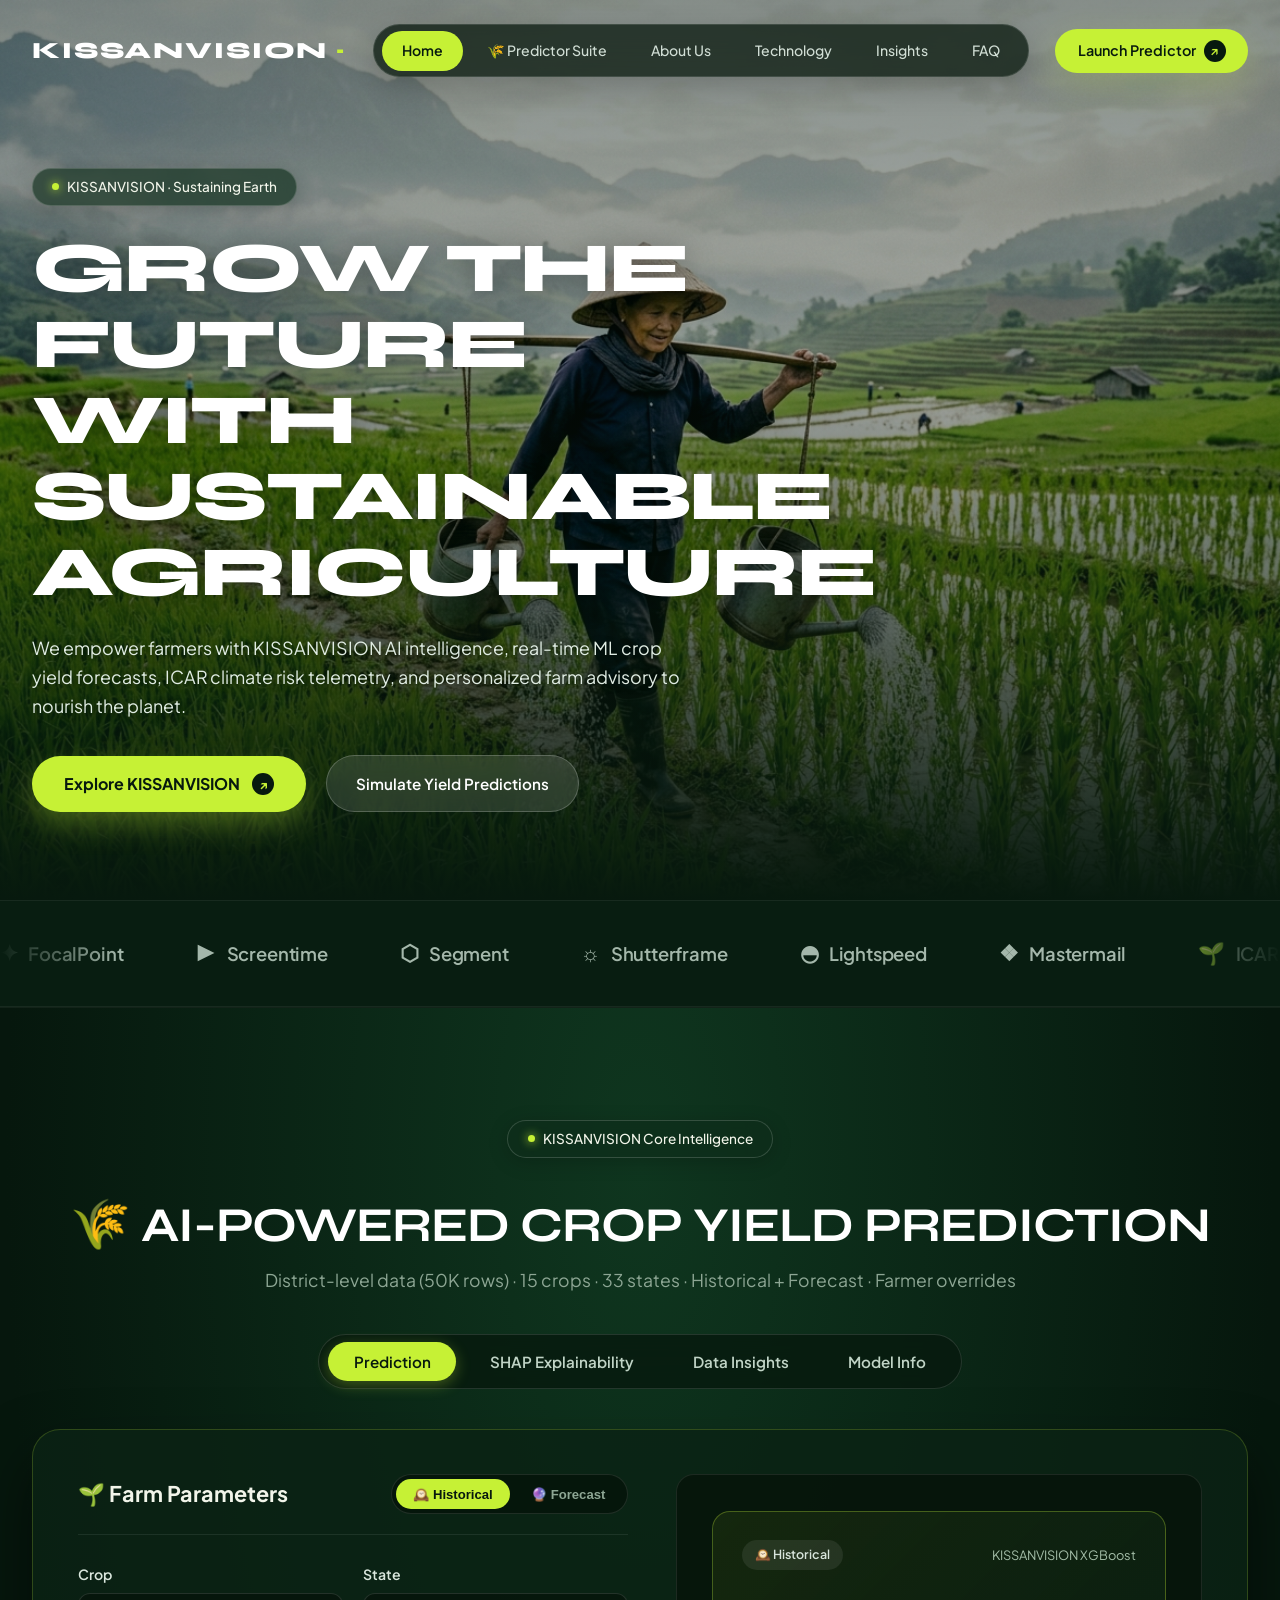
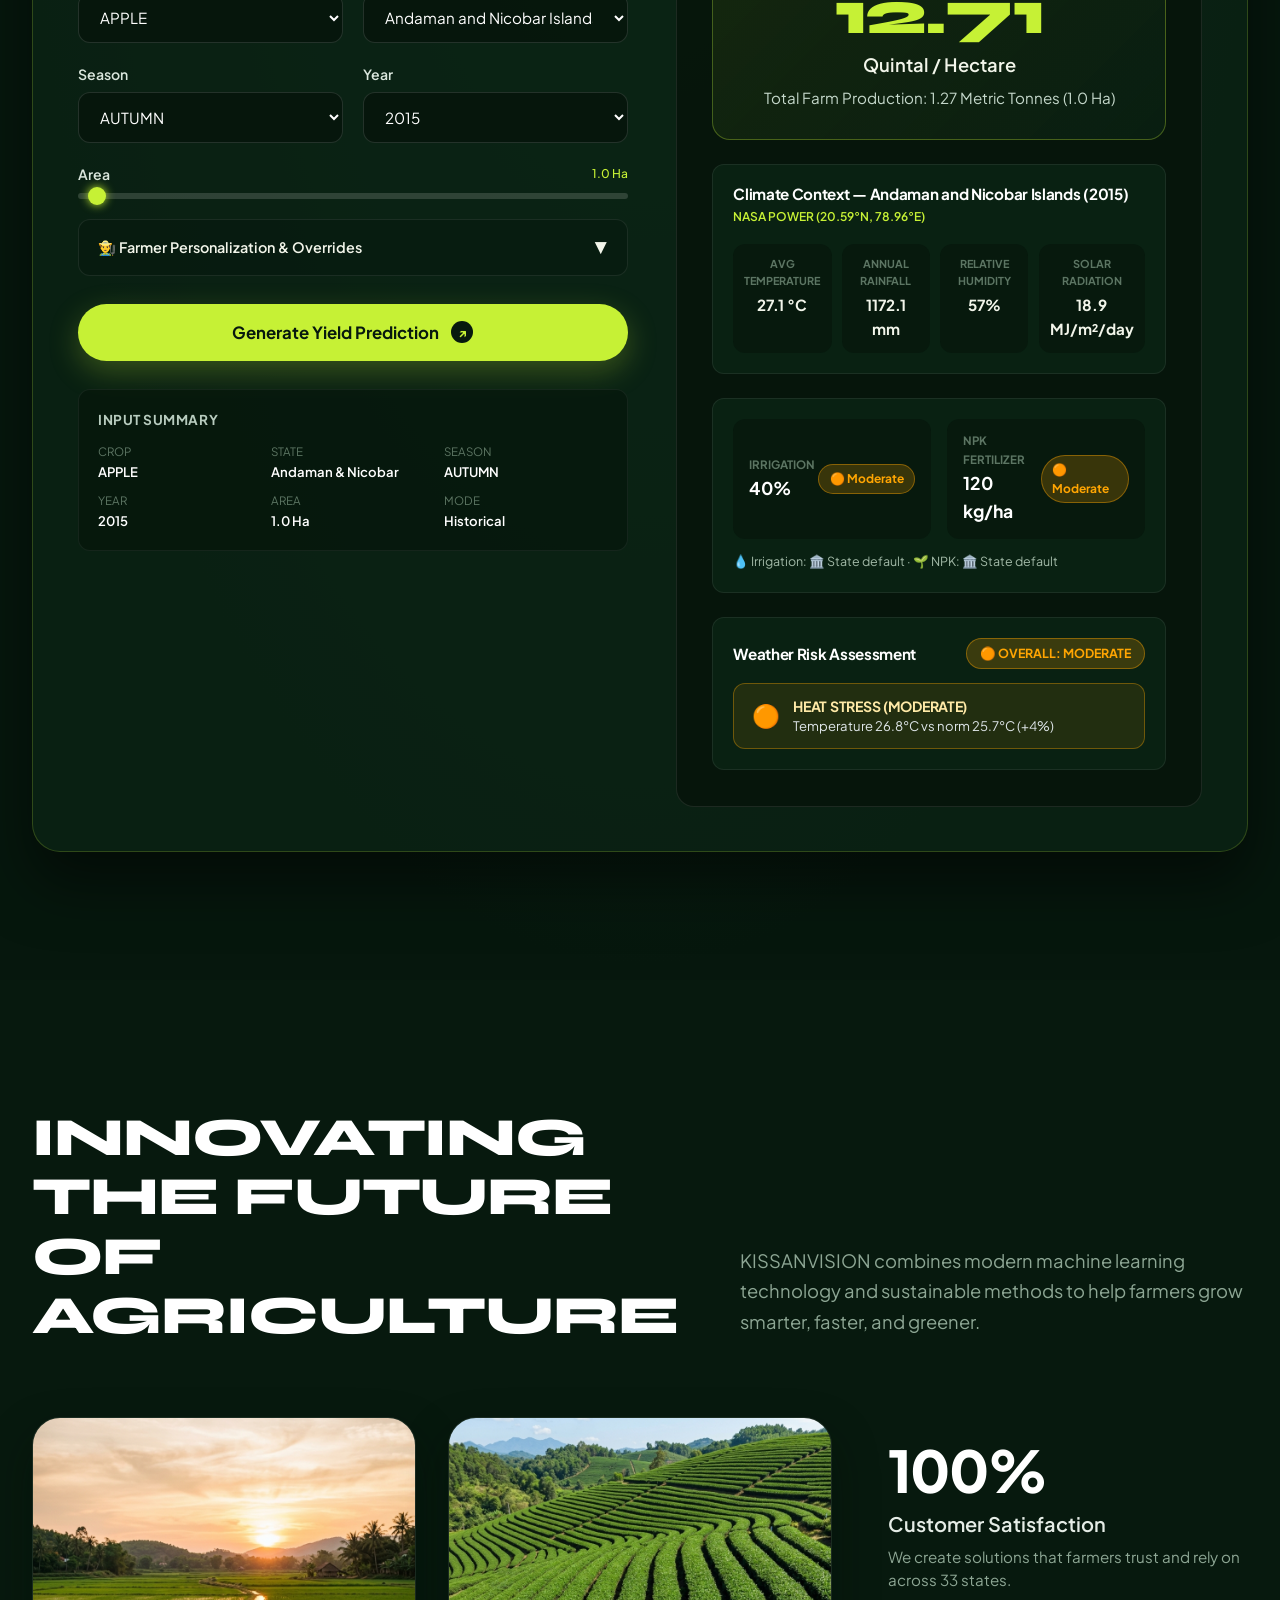
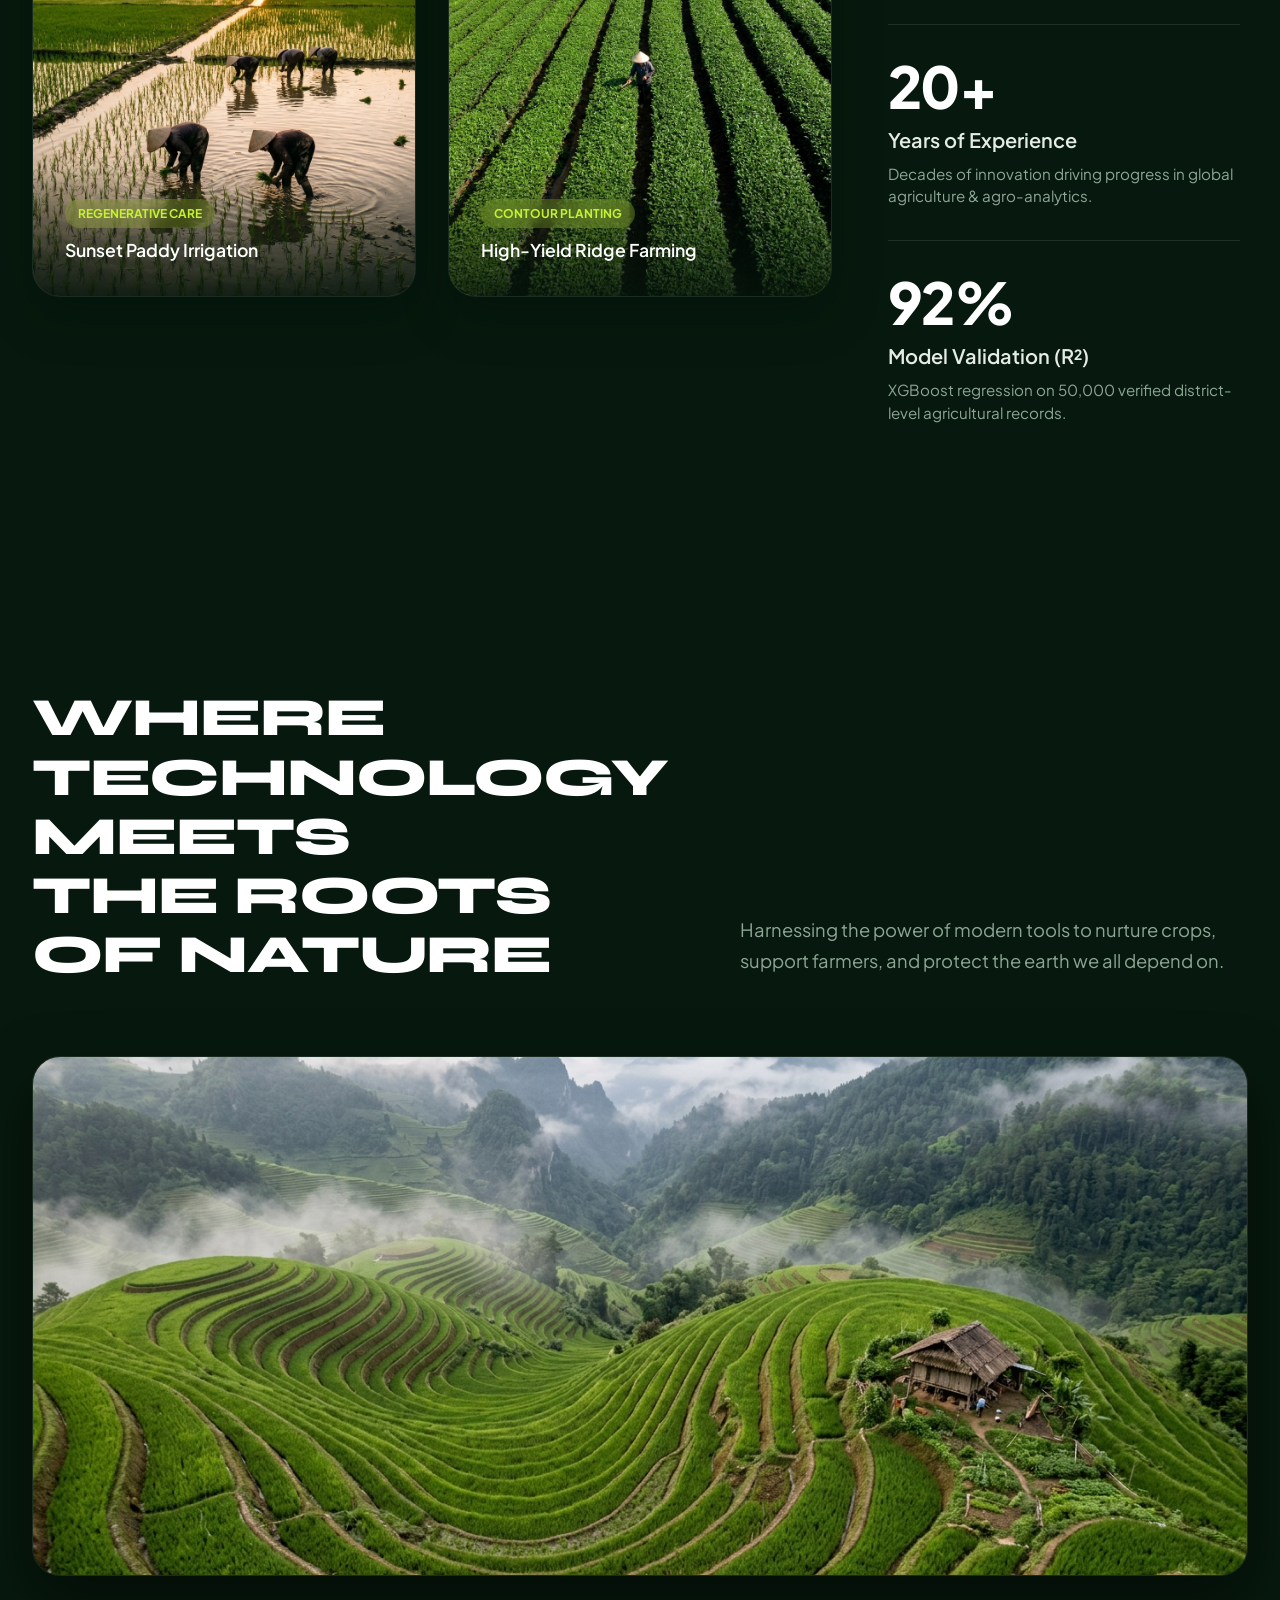
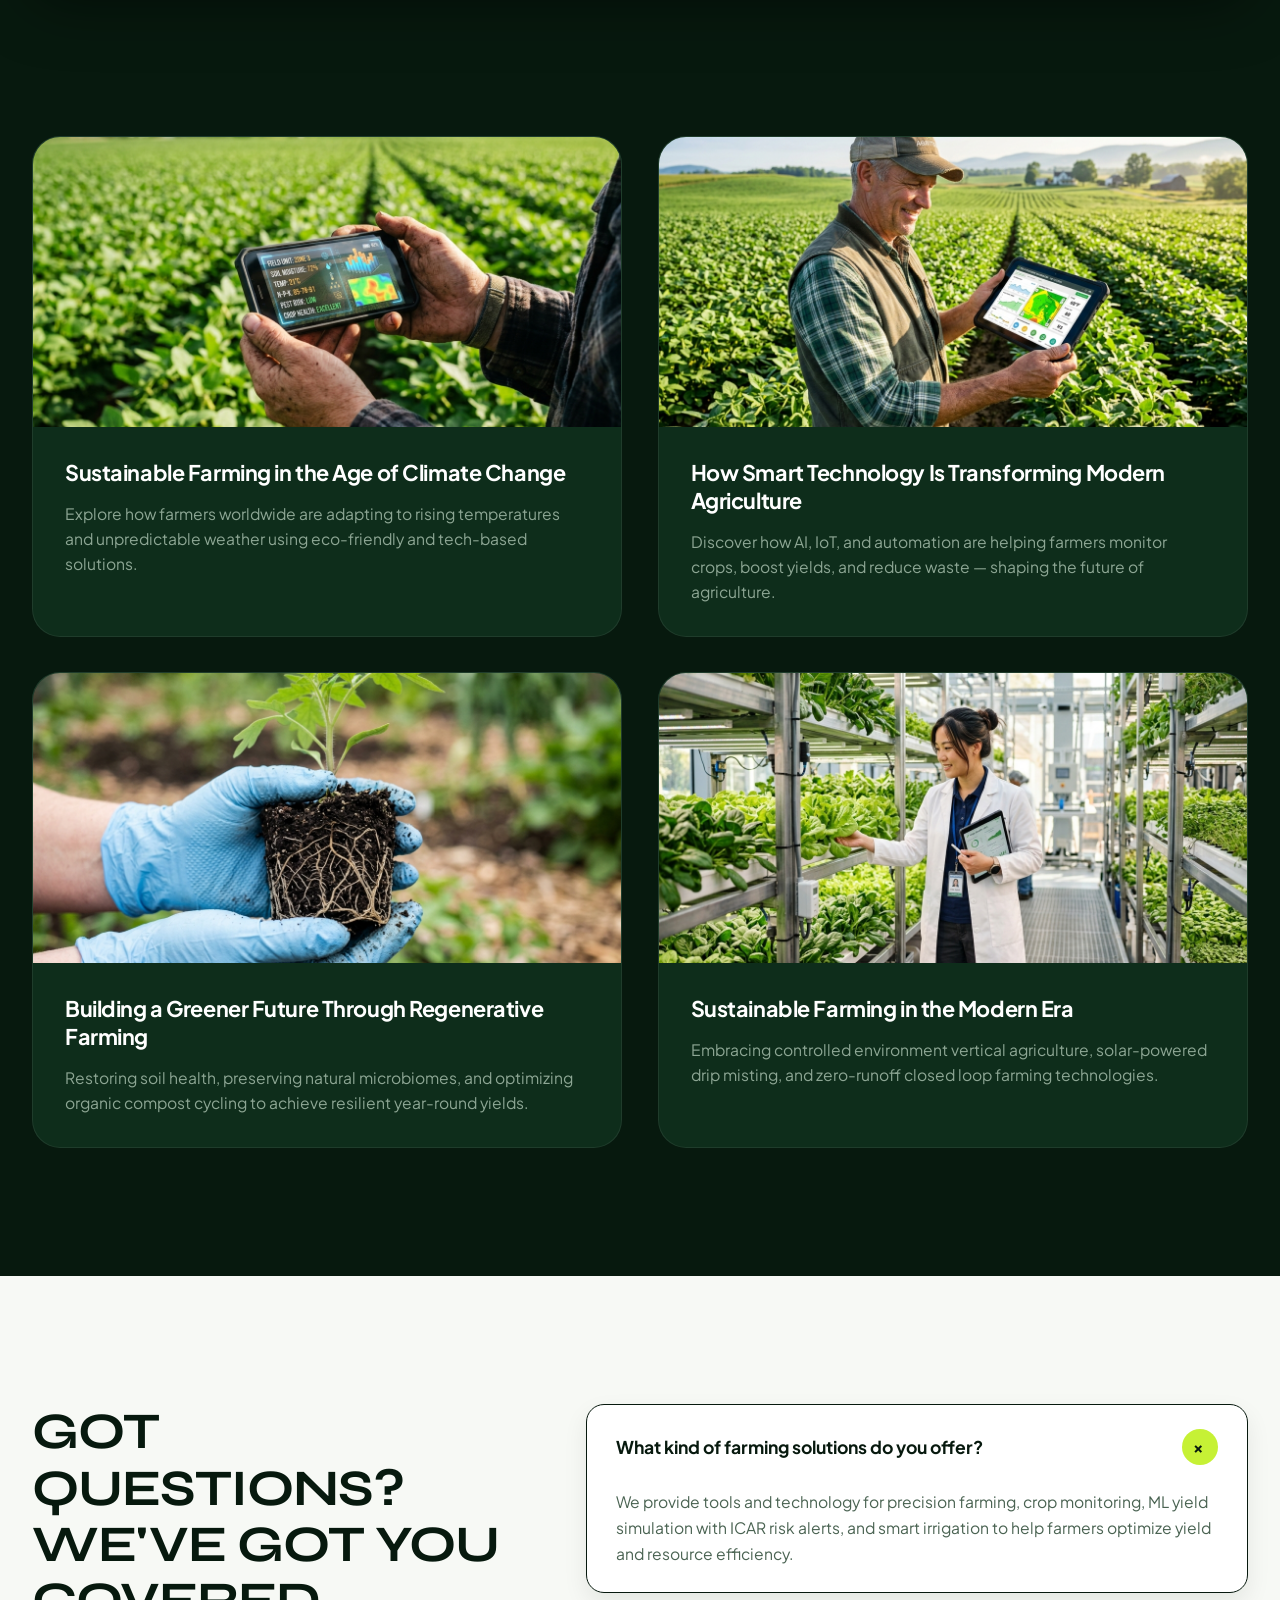
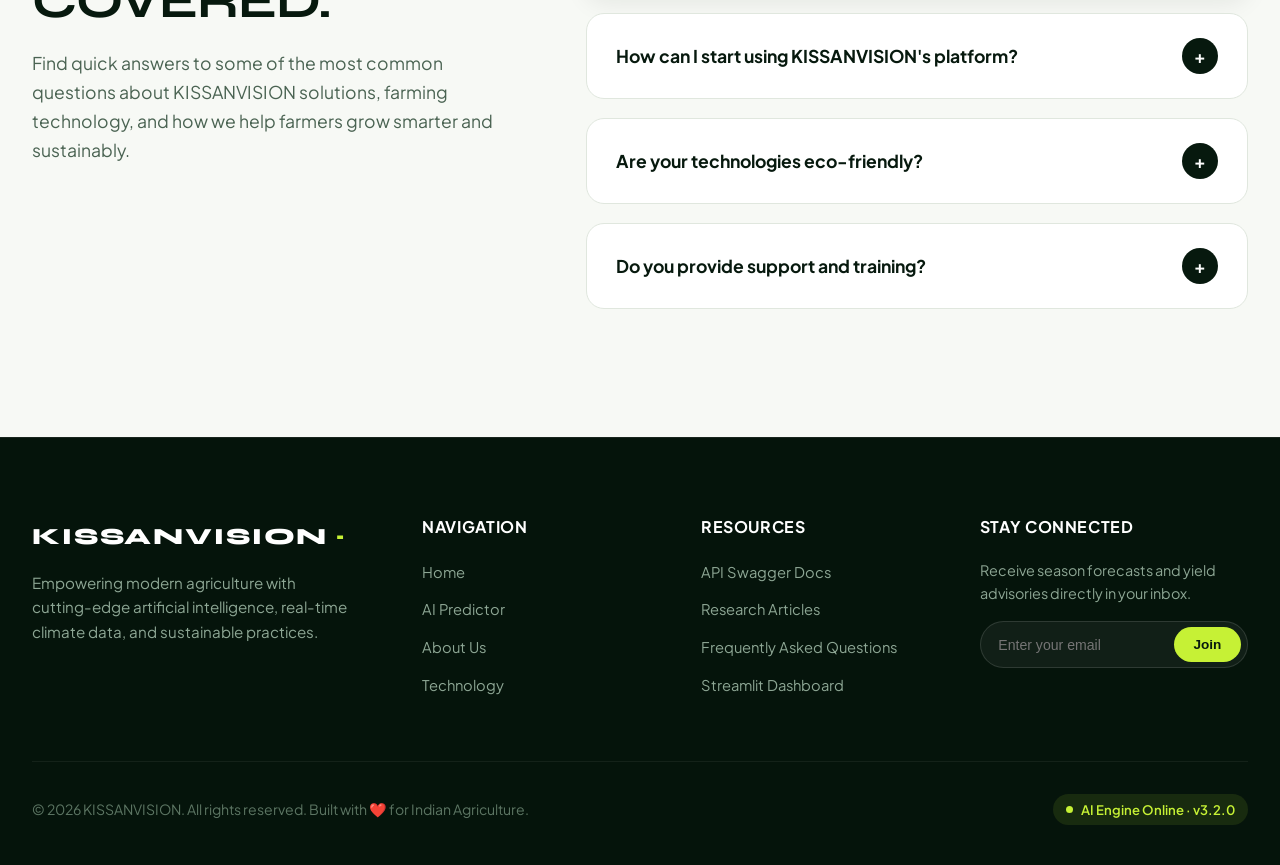
<file: frontend/index.html>
<!DOCTYPE html>
<html lang="en">
<head>
  <meta charset="UTF-8">
  <meta name="viewport" content="width=device-width, initial-scale=1.0">
  <title>KISSANVISION — AI-Powered Crop Yield Prediction System</title>
  <meta name="description" content="KISSANVISION — Production-grade AI agricultural intelligence predicting Indian crop yields with weather forecasts, farmer overrides, and full explainability.">
  <link rel="stylesheet" href="css/styles.css">
</head>
<body>

  <!-- =========================================================================
       NAVIGATION BAR
       ========================================================================= -->
  <header class="navbar-wrapper">
    <nav class="navbar">
      <a href="#home" class="brand-logo">
        KISSANVISION <span>·</span>
      </a>

      <div class="nav-pill-menu">
        <a href="#home" class="nav-link active">Home</a>
        <a href="#predictor" class="nav-link">🌾 Predictor Suite</a>
        <a href="#innovations" class="nav-link">About Us</a>
        <a href="#technology" class="nav-link">Technology</a>
        <a href="#articles" class="nav-link">Insights</a>
        <a href="#faq" class="nav-link">FAQ</a>
      </div>

      <a href="#predictor" class="btn-contact">
        Launch Predictor <span class="arrow-icon">↗</span>
      </a>
    </nav>
  </header>

  <!-- =========================================================================
       HERO SECTION
       ========================================================================= -->
  <section id="home" class="hero-section">
    <div class="hero-bg-container">
      <img src="assets/images/hero-farmer.jpg" alt="Farmer watering crops in lush green field" class="hero-bg-img">
      <div class="hero-overlay"></div>
    </div>

    <div class="container">
      <div class="hero-content reveal-fade-up">
        <div class="hero-badge">
          <span class="dot"></span>
          <span>KISSANVISION · Sustaining Earth</span>
        </div>

        <h1 class="hero-title font-display">
          Grow the Future with<br>
          Sustainable<br>
          Agriculture
        </h1>

        <p class="hero-subtitle">
          We empower farmers with KISSANVISION AI intelligence, real-time ML crop yield forecasts, ICAR climate risk telemetry, and personalized farm advisory to nourish the planet.
        </p>

        <div class="hero-actions">
          <a href="#predictor" class="btn-primary">
            Explore KISSANVISION <span class="arrow-icon">↗</span>
          </a>
          <a href="#predictor" class="btn-secondary">
            Simulate Yield Predictions
          </a>
        </div>
      </div>
    </div>
  </section>

  <!-- =========================================================================
       LOGO RIBBON / PARTNERS MARQUEE (SLIDING ANIMATION)
       ========================================================================= -->
  <section class="logo-ribbon-section">
    <div class="marquee-container">
      <div class="marquee-track">
        <div class="partner-logo-item"><span class="partner-icon">✦</span> FocalPoint</div>
        <div class="partner-logo-item"><span class="partner-icon">▶</span> Screentime</div>
        <div class="partner-logo-item"><span class="partner-icon">⬡</span> Segment</div>
        <div class="partner-logo-item"><span class="partner-icon">☼</span> Shutterframe</div>
        <div class="partner-logo-item"><span class="partner-icon">◓</span> Lightspeed</div>
        <div class="partner-logo-item"><span class="partner-icon">❖</span> Mastermail</div>
        <div class="partner-logo-item"><span class="partner-icon">🌱</span> ICAR Agrometeorology</div>
        <div class="partner-logo-item"><span class="partner-icon">☁</span> NASA POWER</div>
        <div class="partner-logo-item"><span class="partner-icon">⚡</span> Open-Meteo ECMWF</div>

        <!-- Seamless loop duplicates -->
        <div class="partner-logo-item"><span class="partner-icon">✦</span> FocalPoint</div>
        <div class="partner-logo-item"><span class="partner-icon">▶</span> Screentime</div>
        <div class="partner-logo-item"><span class="partner-icon">⬡</span> Segment</div>
        <div class="partner-logo-item"><span class="partner-icon">☼</span> Shutterframe</div>
        <div class="partner-logo-item"><span class="partner-icon">◓</span> Lightspeed</div>
        <div class="partner-logo-item"><span class="partner-icon">❖</span> Mastermail</div>
        <div class="partner-logo-item"><span class="partner-icon">🌱</span> ICAR Agrometeorology</div>
        <div class="partner-logo-item"><span class="partner-icon">☁</span> NASA POWER</div>
        <div class="partner-logo-item"><span class="partner-icon">⚡</span> Open-Meteo ECMWF</div>
      </div>
    </div>
  </section>

  <!-- =========================================================================
       SECTION 2: KISSANVISION PREDICTOR & INTELLIGENCE SUITE (4 TABS)
       ========================================================================= -->
  <section id="predictor" class="prediction-section">
    <div class="container">
      <div class="section-badge-center">
        <div class="hero-badge">
          <span class="dot"></span>
          <span>KISSANVISION Core Intelligence</span>
        </div>
      </div>

      <h2 class="section-title-center">🌾 AI-Powered Crop Yield Prediction</h2>
      <p class="section-sub-center">
        District-level data (50K rows) · 15 crops · 33 states · Historical + Forecast · Farmer overrides
      </p>

      <!-- Suite Tabs Navigation -->
      <div class="suite-tabs-nav reveal-fade-up">
        <button type="button" class="suite-tab-btn active" data-tab="tab-predict">Prediction</button>
        <button type="button" class="suite-tab-btn" data-tab="tab-shap">SHAP Explainability</button>
        <button type="button" class="suite-tab-btn" data-tab="tab-insights">Data Insights</button>
        <button type="button" class="suite-tab-btn" data-tab="tab-info">Model Info</button>
      </div>

      <!-- TAB 1: PREDICTION -->
      <div id="tab-predict" class="suite-tab-pane active">
        <div class="prediction-engine-card reveal-fade-up">
          <div class="engine-grid">
            <!-- Left: Controls Form -->
            <div class="controls-panel">
              <div class="form-header-bar">
                <div class="form-title">
                  <span>🌱 Farm Parameters</span>
                </div>
                <div class="segmented-control">
                  <button type="button" id="btnHistorical" class="segmented-btn active">🕰️ Historical</button>
                  <button type="button" id="btnForecast" class="segmented-btn">🔮 Forecast</button>
                </div>
              </div>

              <div class="inputs-row">
                <div class="form-group">
                  <label class="form-label" for="cropSelect">Crop</label>
                  <select id="cropSelect" class="form-select"></select>
                </div>

                <div class="form-group">
                  <label class="form-label" for="stateSelect">State</label>
                  <select id="stateSelect" class="form-select"></select>
                </div>
              </div>

              <div class="inputs-row">
                <div class="form-group">
                  <label class="form-label" for="seasonSelect">Season</label>
                  <select id="seasonSelect" class="form-select"></select>
                </div>

                <div class="form-group">
                  <label class="form-label" for="yearSelect">Year</label>
                  <select id="yearSelect" class="form-select">
                    <option value="2015" selected>2015</option>
                    <option value="2014">2014</option>
                    <option value="2013">2013</option>
                    <option value="2012">2012</option>
                    <option value="2010">2010</option>
                  </select>
                </div>
              </div>

              <!-- Area Slider -->
              <div class="form-group range-container" style="margin-bottom: 1.25rem;">
                <label class="form-label" for="areaSlider">
                  <span>Area</span>
                  <span id="areaValueDisplay" class="form-label-hint">1.0 Ha</span>
                </label>
                <input type="range" id="areaSlider" class="range-slider" min="0.1" max="50" step="0.5" value="1.0">
              </div>

              <!-- Farmer Overrides Toggle -->
              <div class="overrides-toggle-box">
                <div id="overridesToggle" class="overrides-header">
                  <span class="overrides-title">
                    <span>👨‍🌾 Farmer Personalization & Overrides</span>
                  </span>
                  <span class="toggle-chevron" style="transition: transform 0.3s ease;">▼</span>
                </div>
                <div id="overridesBody" class="overrides-body">
                  <div class="form-group">
                    <label class="form-label" for="irrigationInput">
                      <span>Irrigation Coverage (%)</span>
                      <span id="stateIrrHint" class="form-label-hint">Default: 40%</span>
                    </label>
                    <input type="number" id="irrigationInput" class="form-input" placeholder="e.g. 40" min="0" max="100">
                  </div>

                  <div class="form-group">
                    <label class="form-label" for="npkInput">
                      <span>NPK Fertilizer (kg/ha)</span>
                      <span id="stateNpkHint" class="form-label-hint">Default: 120 kg/ha</span>
                    </label>
                    <input type="number" id="npkInput" class="form-input" placeholder="e.g. 120" min="0" max="800">
                  </div>
                </div>
              </div>

              <button type="button" id="btnPredict" class="btn-predict-action">
                Generate Yield Prediction <span class="arrow-icon">↗</span>
              </button>

              <!-- Input Summary Card -->
              <div class="input-summary-card">
                <div class="input-summary-title">Input Summary</div>
                <div class="input-summary-grid">
                  <div><span>Crop</span><strong id="summaryCrop">APPLE</strong></div>
                  <div><span>State</span><strong id="summaryState">Andaman & Nicobar</strong></div>
                  <div><span>Season</span><strong id="summarySeason">AUTUMN</strong></div>
                  <div><span>Year</span><strong id="summaryYear">2015</strong></div>
                  <div><span>Area</span><strong id="summaryArea">1.0 Ha</strong></div>
                  <div><span>Mode</span><strong id="summaryMode">Historical</strong></div>
                </div>
              </div>
            </div>

            <!-- Right: Results Panel -->
            <div class="prediction-result-panel">
              <!-- Big Yield Card -->
              <div class="yield-hero-card">
                <div class="yield-hero-top">
                  <span id="weatherSourceBadge" class="badge-source">🕰️ Historical</span>
                  <span style="font-size: 0.8rem; color: #a4bea8;">KISSANVISION XGBoost</span>
                </div>
                <div id="yieldNumber" class="yield-value-big">12.71</div>
                <div class="yield-unit">Quintal / Hectare</div>
                <div id="yieldSubtotal" class="yield-subtotal">Total Farm Production: 1.27 Metric Tonnes (1.0 Ha)</div>
              </div>

              <!-- Climate Context -->
              <div class="climate-context-box">
                <div class="climate-header">
                  <div>
                    <h4 id="climateTitle" class="climate-title">Climate Context — Andaman and Nicobar Islands (2015)</h4>
                    <span id="climateCoords" class="climate-source-tag">NASA POWER (20.59°N, 78.96°E)</span>
                  </div>
                </div>
                <div class="climate-metrics-grid">
                  <div class="climate-metric-item">
                    <div class="label">Avg Temperature</div>
                    <div id="metricTemp" class="val">27.1 °C</div>
                  </div>
                  <div class="climate-metric-item">
                    <div class="label">Annual Rainfall</div>
                    <div id="metricRain" class="val">1172.1 mm</div>
                  </div>
                  <div class="climate-metric-item">
                    <div class="label">Relative Humidity</div>
                    <div id="metricHumidity" class="val">57%</div>
                  </div>
                  <div class="climate-metric-item">
                    <div class="label">Solar Radiation</div>
                    <div id="metricSolar" class="val">18.9 MJ/m²/day</div>
                  </div>
                </div>
              </div>

              <!-- Agricultural Inputs -->
              <div class="agri-inputs-box">
                <div class="agri-inputs-grid">
                  <div class="agri-input-item">
                    <div class="info">
                      <div class="label">Irrigation</div>
                      <div id="agriIrrVal" class="val">40%</div>
                    </div>
                    <span id="agriIrrLevel" class="level-pill moderate">🟠 Moderate</span>
                  </div>

                  <div class="agri-input-item">
                    <div class="info">
                      <div class="label">NPK Fertilizer</div>
                      <div id="agriNpkVal" class="val">120 kg/ha</div>
                    </div>
                    <span id="agriNpkLevel" class="level-pill moderate">🟠 Moderate</span>
                  </div>
                </div>
                <div id="provenanceBadge" class="provenance-line">
                  💧 Irrigation: 🏛️ State default · 🌱 NPK: 🏛️ State default
                </div>
              </div>

              <!-- Weather Risk Assessment -->
              <div class="risk-assessment-box">
                <div class="risk-header-row">
                  <h4 class="risk-title">Weather Risk Assessment</h4>
                  <span id="overallRiskBadge" class="overall-risk-badge moderate">🟠 Overall: MODERATE</span>
                </div>
                <div id="alertCallout" class="alert-callout-card">
                  <div class="alert-callout-icon">🟠</div>
                  <div class="alert-callout-text">
                    <h5 id="alertTitle">HEAT STRESS (MODERATE)</h5>
                    <p id="alertMessage">Temperature 26.8°C vs norm 25.7°C (+4%)</p>
                  </div>
                </div>
              </div>
            </div>
          </div>
        </div>
      </div>

      <!-- TAB 2: SHAP EXPLAINABILITY -->
      <div id="tab-shap" class="suite-tab-pane">
        <div class="shap-suite-container">
          <!-- Formula Bar -->
          <div class="prediction-formula-bar reveal-fade-up">
            <div class="formula-card baseline">
              <div class="label">Model Baseline (E[y])</div>
              <div class="val">18.40 <span style="font-size: 1rem; color: #a4bea8;">q/ha</span></div>
            </div>
            <div class="formula-card shap-sum">
              <div class="label">SHAP Contribution (Σ φ)</div>
              <div class="val">-5.69 <span style="font-size: 1rem; color: #ffa502;">q/ha</span></div>
            </div>
            <div class="formula-card final-yield">
              <div class="label">Final Prediction</div>
              <div class="val">12.71 <span style="font-size: 1rem; color: var(--accent-lime);">q/ha</span></div>
            </div>
          </div>

          <!-- Feature Importance Ranking -->
          <div class="shap-ranking-card reveal-fade-up">
            <div class="shap-card-header">
              <h3>Top Feature Importance Ranking (|SHAP| Gain)</h3>
              <span style="font-size: 0.85rem; color: var(--accent-lime);">XGBoost Explainer</span>
            </div>
            <div class="shap-breakdown-box" style="background: transparent; border: none; padding: 0;">
              <div class="shap-bar-row">
                <span class="shap-bar-label">Crop Type (APPLE / Horticultural base)</span>
                <div class="shap-bar-track"><div class="shap-bar-fill" style="width: 88%;"></div></div>
                <span class="shap-bar-val">1,005K Gain</span>
              </div>
              <div class="shap-bar-row">
                <span class="shap-bar-label">NPK Fertilizer Consumption (120 kg/ha)</span>
                <div class="shap-bar-track"><div class="shap-bar-fill" style="width: 65%;"></div></div>
                <span class="shap-bar-val">154K Gain</span>
              </div>
              <div class="shap-bar-row">
                <span class="shap-bar-label">Irrigation Coverage (40%)</span>
                <div class="shap-bar-track"><div class="shap-bar-fill" style="width: 58%;"></div></div>
                <span class="shap-bar-val">135K Gain</span>
              </div>
              <div class="shap-bar-row">
                <span class="shap-bar-label">State Baseline (Andaman and Nicobar)</span>
                <div class="shap-bar-track"><div class="shap-bar-fill" style="width: 52%;"></div></div>
                <span class="shap-bar-val">128K Gain</span>
              </div>
              <div class="shap-bar-row">
                <span class="shap-bar-label">Annual Precipitation (1172 mm)</span>
                <div class="shap-bar-track"><div class="shap-bar-fill" style="width: 44%;"></div></div>
                <span class="shap-bar-val">96K Gain</span>
              </div>
              <div class="shap-bar-row">
                <span class="shap-bar-label">Mean Temperature (27.1 °C)</span>
                <div class="shap-bar-track"><div class="shap-bar-fill" style="width: 36%;"></div></div>
                <span class="shap-bar-val">74K Gain</span>
              </div>
              <div class="shap-bar-row">
                <span class="shap-bar-label">Solar Radiation (18.9 MJ/m²)</span>
                <div class="shap-bar-track"><div class="shap-bar-fill" style="width: 28%;"></div></div>
                <span class="shap-bar-val">52K Gain</span>
              </div>
            </div>
          </div>

          <!-- Raw SHAP Values Table -->
          <div class="shap-waterfall-card reveal-fade-up">
            <div class="shap-card-header">
              <h3>Prediction Breakdown — Feature Contribution Details</h3>
              <span style="font-size: 0.85rem; color: #a4bea8;">Top 10 Encoded Features</span>
            </div>
            <div class="kissan-table-container">
              <table class="kissan-table">
                <thead>
                  <tr>
                    <th>Feature Name</th>
                    <th>Value</th>
                    <th>SHAP Value</th>
                    <th>|SHAP| Impact</th>
                    <th>Direction</th>
                  </tr>
                </thead>
                <tbody>
                  <tr>
                    <td><strong>crop_APPLE</strong></td>
                    <td>1.0</td>
                    <td style="color: #ff6b81;">-4.12 q/ha</td>
                    <td>4.12</td>
                    <td><span class="level-pill moderate">Decreases</span></td>
                  </tr>
                  <tr>
                    <td><strong>npk_consumption</strong></td>
                    <td>120 kg/ha</td>
                    <td style="color: #ff6b81;">-1.35 q/ha</td>
                    <td>1.35</td>
                    <td><span class="level-pill moderate">Decreases</span></td>
                  </tr>
                  <tr>
                    <td><strong>irrigation_pct</strong></td>
                    <td>40%</td>
                    <td style="color: #ff6b81;">-0.84 q/ha</td>
                    <td>0.84</td>
                    <td><span class="level-pill moderate">Decreases</span></td>
                  </tr>
                  <tr>
                    <td><strong>total_precipitation</strong></td>
                    <td>1172.1 mm</td>
                    <td style="color: var(--accent-lime);">+0.42 q/ha</td>
                    <td>0.42</td>
                    <td><span class="level-pill optimal">Increases</span></td>
                  </tr>
                  <tr>
                    <td><strong>mean_temperature</strong></td>
                    <td>27.1 °C</td>
                    <td style="color: var(--accent-lime);">+0.18 q/ha</td>
                    <td>0.18</td>
                    <td><span class="level-pill optimal">Increases</span></td>
                  </tr>
                  <tr>
                    <td><strong>season_AUTUMN</strong></td>
                    <td>1.0</td>
                    <td style="color: var(--accent-lime);">+0.02 q/ha</td>
                    <td>0.02</td>
                    <td><span class="level-pill optimal">Increases</span></td>
                  </tr>
                </tbody>
              </table>
            </div>
          </div>
        </div>
      </div>

      <!-- TAB 3: DATA INSIGHTS -->
      <div id="tab-insights" class="suite-tab-pane">
        <div class="shap-suite-container">
          <!-- Crop Filter Chips -->
          <div>
            <h4 style="margin-bottom: 0.8rem; font-size: 1rem;">Filter Crops</h4>
            <div class="filter-chips-row">
              <span class="filter-chip active">Apple ✕</span>
              <span class="filter-chip active">Arcanut (Processed) ✕</span>
              <span class="filter-chip active">Arecanut ✕</span>
              <span class="filter-chip active">Arhar/Tur ✕</span>
              <span class="filter-chip active">Ash Gourd ✕</span>
              <span class="filter-chip">Bajra</span>
              <span class="filter-chip">Banana</span>
              <span class="filter-chip">Rice</span>
              <span class="filter-chip">Wheat</span>
              <span class="filter-chip">Potato</span>
              <span class="filter-chip">Onion</span>
              <span class="filter-chip">Maize</span>
            </div>
          </div>

          <!-- All States Weather Risk Alerts (Screenshot 1 & 2) -->
          <div class="shap-ranking-card reveal-fade-up">
            <div class="table-filter-bar">
              <div>
                <h3 style="font-size: 1.3rem;">Weather Risk Alerts — All States</h3>
                <p style="font-size: 0.88rem; color: #9bb1a1;">ICAR-threshold-based climatic monitoring across Indian agricultural zones</p>
              </div>
              <input type="text" id="stateSearchInput" class="search-input" placeholder="🔍 Search state name...">
            </div>

            <!-- 4 KPI Cards -->
            <div class="insights-kpi-grid">
              <div class="kpi-card">
                <div class="label" style="color: #ff6b81;">Critical/High</div>
                <div class="val" style="color: #ff6b81;">9</div>
              </div>
              <div class="kpi-card">
                <div class="label" style="color: #ffa502;">Moderate</div>
                <div class="val" style="color: #ffa502;">10</div>
              </div>
              <div class="kpi-card">
                <div class="label" style="color: #2ed573;">Low/Optimal</div>
                <div class="val" style="color: #2ed573;">11</div>
              </div>
              <div class="kpi-card">
                <div class="label" style="color: var(--accent-lime);">States</div>
                <div class="val" style="color: #ffffff;">30</div>
              </div>
            </div>

            <!-- Interactive Risk Table -->
            <div class="kissan-table-container">
              <table id="stateRiskTable" class="kissan-table">
                <thead>
                  <tr>
                    <th>State</th>
                    <th>Risk</th>
                    <th>Temp (°C)</th>
                    <th>Rain (mm)</th>
                    <th>Alerts</th>
                  </tr>
                </thead>
                <tbody id="stateRiskTbody">
                  <!-- Populated dynamically by app.js with live API / fallback -->
                </tbody>
              </table>
            </div>
          </div>
        </div>
      </div>

      <!-- TAB 4: MODEL INFO -->
      <div id="tab-info" class="suite-tab-pane">
        <div class="shap-suite-container">
          <!-- Evaluation Metrics KPIs -->
          <div class="shap-ranking-card reveal-fade-up">
            <h3 style="margin-bottom: 0.3rem;">Model Performance & Metadata</h3>
            <p style="color: #a4bea8; font-size: 0.9rem; margin-bottom: 1.8rem;">Evaluation Metrics (on test.csv, n=47,316)</p>

            <div class="model-kpi-grid">
              <div class="kpi-card">
                <div class="label">RMSE</div>
                <div class="val" style="color: #ffffff;">22.50 <span style="font-size: 1rem; color: #a4bea8;">q/ha</span></div>
              </div>
              <div class="kpi-card">
                <div class="label">R² Score</div>
                <div class="val" style="color: var(--accent-lime);">0.8779</div>
              </div>
              <div class="kpi-card">
                <div class="label">MAE</div>
                <div class="val" style="color: #ffffff;">10.77 <span style="font-size: 1rem; color: #a4bea8;">q/ha</span></div>
              </div>
              <div class="kpi-card">
                <div class="label">MAPE</div>
                <div class="val" style="color: #ffffff;">145.0%</div>
              </div>
            </div>
          </div>

          <!-- Per-Crop Metrics Table -->
          <div class="shap-waterfall-card reveal-fade-up">
            <div class="shap-card-header">
              <h3>Per-Crop Metrics</h3>
              <span style="font-size: 0.85rem; color: var(--accent-lime);">Test Set Breakdown</span>
            </div>
            <div class="kissan-table-container">
              <table class="kissan-table">
                <thead>
                  <tr>
                    <th>Crop</th>
                    <th>N</th>
                    <th>RMSE</th>
                    <th>MAE</th>
                    <th>R²</th>
                  </tr>
                </thead>
                <tbody>
                  <tr><td>APPLE</td><td>2</td><td>20.98</td><td>20.98</td><td>—</td></tr>
                  <tr><td>ARCANUT (PROCESSED)</td><td>3</td><td>7.98</td><td>7.79</td><td>-19.9276</td></tr>
                  <tr><td>ARECANUT</td><td>293</td><td>22.86</td><td>12.94</td><td>0.1243</td></tr>
                  <tr><td>ARHAR/TUR</td><td>1407</td><td>6.19</td><td>4.94</td><td>-0.8576</td></tr>
                  <tr><td>ASH GOURD</td><td>9</td><td>21.04</td><td>21.04</td><td>—</td></tr>
                  <tr><td>ATCANUT (RAW)</td><td>2</td><td>47.16</td><td>47.16</td><td>-72305.2249</td></tr>
                  <tr><td>BAJRA</td><td>1057</td><td>5.65</td><td>4.48</td><td>0.1840</td></tr>
                  <tr><td>BANANA</td><td>558</td><td>77.83</td><td>53.13</td><td>0.6683</td></tr>
                  <tr><td>BARLEY</td><td>835</td><td>9.48</td><td>6.93</td><td>-0.0292</td></tr>
                  <tr><td>RICE</td><td>1167</td><td>6.12</td><td>4.25</td><td>0.5420</td></tr>
                  <tr><td>WHEAT</td><td>596</td><td>5.88</td><td>4.10</td><td>0.6710</td></tr>
                  <tr><td>POTATO</td><td>537</td><td>35.30</td><td>24.12</td><td>0.7510</td></tr>
                  <tr><td>ONION</td><td>546</td><td>32.50</td><td>21.80</td><td>0.7820</td></tr>
                </tbody>
              </table>
            </div>
          </div>

          <!-- Charts Row: Predicted vs Actual & Residual Distribution -->
          <div class="charts-row-grid reveal-fade-up">
            <div class="chart-card">
              <h4>Predicted vs Actual (q/ha)</h4>
              <div class="chart-canvas-wrapper">
                <canvas id="chartPredVsActual"></canvas>
              </div>
            </div>

            <div class="chart-card">
              <h4>Residual Distribution</h4>
              <div class="chart-canvas-wrapper">
                <canvas id="chartResiduals"></canvas>
              </div>
            </div>
          </div>

          <!-- Specs Badges -->
          <div class="model-specs-grid reveal-fade-up">
            <div class="spec-card">
              <div class="label">Model Architecture</div>
              <div class="val">XGBRegressor v3.2</div>
            </div>
            <div class="spec-card">
              <div class="label">XGBoost Engine</div>
              <div class="val">3.2.0</div>
            </div>
            <div class="spec-card">
              <div class="label">SHAP Framework</div>
              <div class="val">0.51.0</div>
            </div>
          </div>
        </div>
      </div>
    </div>
  </section>

  <!-- =========================================================================
       SECTION 3: INNOVATING THE FUTURE OF AGRICULTURE
       ========================================================================= -->
  <section id="innovations" class="innovations-section">
    <div class="container">
      <div class="section-header-split reveal-fade-up">
        <h2 class="section-title-large">
          Innovating the Future<br>of Agriculture
        </h2>
        <p class="section-desc-right">
          KISSANVISION combines modern machine learning technology and sustainable methods to help farmers grow smarter, faster, and greener.
        </p>
      </div>

      <div class="innovation-grid">
        <!-- Photo Card 1 -->
        <div class="photo-card reveal-fade-up">
          <img src="assets/images/sunset-paddy.jpg" alt="Sunset over water paddy field with farmers">
          <div class="photo-card-overlay">
            <span class="photo-tag">Regenerative Care</span>
            <div class="photo-caption">Sunset Paddy Irrigation</div>
          </div>
        </div>

        <!-- Photo Card 2 -->
        <div class="photo-card reveal-fade-up" style="transition-delay: 0.15s;">
          <img src="assets/images/plantation-rows.jpg" alt="Aerial view of green crop plantation rows">
          <div class="photo-card-overlay">
            <span class="photo-tag">Contour Planting</span>
            <div class="photo-caption">High-Yield Ridge Farming</div>
          </div>
        </div>

        <!-- Stats Column -->
        <div class="stats-column reveal-fade-up" style="transition-delay: 0.3s;">
          <div class="stat-item">
            <div class="stat-number">
              <span class="counter-val" data-target="100" data-suffix="%">0%</span>
            </div>
            <div class="stat-title">Customer Satisfaction</div>
            <p class="stat-desc">We create solutions that farmers trust and rely on across 33 states.</p>
          </div>

          <div class="stat-item">
            <div class="stat-number">
              <span class="counter-val" data-target="20" data-suffix="+">0+</span>
            </div>
            <div class="stat-title">Years of Experience</div>
            <p class="stat-desc">Decades of innovation driving progress in global agriculture & agro-analytics.</p>
          </div>

          <div class="stat-item">
            <div class="stat-number">
              <span class="counter-val" data-target="92" data-suffix="%">0%</span>
            </div>
            <div class="stat-title">Model Validation (R²)</div>
            <p class="stat-desc">XGBoost regression on 50,000 verified district-level agricultural records.</p>
          </div>
        </div>
      </div>
    </div>
  </section>

  <!-- =========================================================================
       SECTION 4: WHERE TECHNOLOGY MEETS THE ROOTS OF NATURE (PANORAMA & VIDEO)
       ========================================================================= -->
  <section id="technology" class="technology-section">
    <div class="container">
      <div class="section-header-split reveal-fade-up">
        <h2 class="section-title-large">
          Where Technology Meets<br>the Roots of Nature
        </h2>
        <p class="section-desc-right">
          Harnessing the power of modern tools to nurture crops, support farmers, and protect the earth we all depend on.
        </p>
      </div>

      <!-- Panoramic Rice Terraces (Static Showcase) -->
      <div class="panorama-card reveal-fade-up">
        <img src="assets/images/terrace-panorama.jpg" alt="Aerial sweeping panorama of lush green rice terraces">
      </div>
    </div>
  </section>

  <!-- =========================================================================
       SECTION 5: 4-CARD FEATURE / ARTICLES GRID
       ========================================================================= -->
  <section id="articles" class="articles-section">
    <div class="container">
      <div class="articles-grid">
        <!-- Card 1 -->
        <article class="article-card reveal-fade-up">
          <div class="article-card-thumb">
            <img src="assets/images/smart-phone-app.jpg" alt="Farmer holding smartphone with agriculture telemetry app">
          </div>
          <div class="article-card-body">
            <h3 class="article-title">Sustainable Farming in the Age of Climate Change</h3>
            <p class="article-desc">
              Explore how farmers worldwide are adapting to rising temperatures and unpredictable weather using eco-friendly and tech-based solutions.
            </p>
          </div>
        </article>

        <!-- Card 2 -->
        <article class="article-card reveal-fade-up" style="transition-delay: 0.15s;">
          <div class="article-card-thumb">
            <img src="assets/images/tablet-farming.jpg" alt="Farmer holding digital tablet in field">
          </div>
          <div class="article-card-body">
            <h3 class="article-title">How Smart Technology Is Transforming Modern Agriculture</h3>
            <p class="article-desc">
              Discover how AI, IoT, and automation are helping farmers monitor crops, boost yields, and reduce waste — shaping the future of agriculture.
            </p>
          </div>
        </article>

        <!-- Card 3 -->
        <article class="article-card reveal-fade-up">
          <div class="article-card-thumb">
            <img src="assets/images/regenerative-seedling.jpg" alt="Hands in gloves holding organic plant seedling with soil and roots">
          </div>
          <div class="article-card-body">
            <h3 class="article-title">Building a Greener Future Through Regenerative Farming</h3>
            <p class="article-desc">
              Restoring soil health, preserving natural microbiomes, and optimizing organic compost cycling to achieve resilient year-round yields.
            </p>
          </div>
        </article>

        <!-- Card 4 -->
        <article class="article-card reveal-fade-up" style="transition-delay: 0.15s;">
          <div class="article-card-thumb">
            <img src="assets/images/modern-greenhouse.jpg" alt="Scientist in modern solar vertical farming greenhouse">
          </div>
          <div class="article-card-body">
            <h3 class="article-title">Sustainable Farming in the Modern Era</h3>
            <p class="article-desc">
              Embracing controlled environment vertical agriculture, solar-powered drip misting, and zero-runoff closed loop farming technologies.
            </p>
          </div>
        </article>
      </div>
    </div>
  </section>

  <!-- =========================================================================
       SECTION 6: FAQ ACCORDION (SLIDING TRANSITION)
       ========================================================================= -->
  <section id="faq" class="faq-section">
    <div class="container">
      <div class="faq-grid">
        <div class="faq-header-left reveal-fade-up">
          <h2 class="faq-title font-display">
            Got Questions?<br>We've Got You<br>Covered.
          </h2>
          <p class="faq-subtitle">
            Find quick answers to some of the most common questions about KISSANVISION solutions, farming technology, and how we help farmers grow smarter and sustainably.
          </p>
        </div>

        <div class="faq-accordion-list reveal-fade-up" style="transition-delay: 0.15s;">
          <!-- Item 1 (Active by default) -->
          <div class="faq-item active">
            <button type="button" class="faq-trigger">
              <span>What kind of farming solutions do you offer?</span>
              <span class="faq-toggle-icon">+</span>
            </button>
            <div class="faq-content">
              <p>
                We provide tools and technology for precision farming, crop monitoring, ML yield simulation with ICAR risk alerts, and smart irrigation to help farmers optimize yield and resource efficiency.
              </p>
            </div>
          </div>

          <!-- Item 2 -->
          <div class="faq-item">
            <button type="button" class="faq-trigger">
              <span>How can I start using KISSANVISION's platform?</span>
              <span class="faq-toggle-icon">+</span>
            </button>
            <div class="faq-content">
              <p>
                Simply navigate to our AI Predictor simulator above or connect directly to our 15 REST API endpoints. You can select your state, crop, and farm area to get instant localized agronomic forecasts.
              </p>
            </div>
          </div>

          <!-- Item 3 -->
          <div class="faq-item">
            <button type="button" class="faq-trigger">
              <span>Are your technologies eco-friendly?</span>
              <span class="faq-toggle-icon">+</span>
            </button>
            <div class="faq-content">
              <p>
                Yes, 100%. Our intelligence models are designed around regenerative agriculture, helping minimize synthetic chemical runoff, preventing over-irrigation, and protecting groundwater aquifers.
              </p>
            </div>
          </div>

          <!-- Item 4 -->
          <div class="faq-item">
            <button type="button" class="faq-trigger">
              <span>Do you provide support and training?</span>
              <span class="faq-toggle-icon">+</span>
            </button>
            <div class="faq-content">
              <p>
                We offer extensive documentation, API guides, interactive SHAP explainability breakdowns, and dedicated agronomy advisory to guide farmers and agricultural researchers through every season.
              </p>
            </div>
          </div>
        </div>
      </div>
    </div>
  </section>

  <!-- =========================================================================
       FOOTER
       ========================================================================= -->
  <footer class="footer-section">
    <div class="container">
      <div class="footer-grid">
        <div class="footer-brand">
          <div class="brand-logo">
            KISSANVISION <span>·</span>
          </div>
          <p>
            Empowering modern agriculture with cutting-edge artificial intelligence, real-time climate data, and sustainable practices.
          </p>
        </div>

        <div>
          <h4 class="footer-col-title">Navigation</h4>
          <ul class="footer-links">
            <li><a href="#home">Home</a></li>
            <li><a href="#predictor">AI Predictor</a></li>
            <li><a href="#innovations">About Us</a></li>
            <li><a href="#technology">Technology</a></li>
          </ul>
        </div>

        <div>
          <h4 class="footer-col-title">Resources</h4>
          <ul class="footer-links">
            <li><a href="/docs" target="_blank">API Swagger Docs</a></li>
            <li><a href="#articles">Research Articles</a></li>
            <li><a href="#faq">Frequently Asked Questions</a></li>
            <li><a href="http://localhost:8501" target="_blank">Streamlit Dashboard</a></li>
          </ul>
        </div>

        <div>
          <h4 class="footer-col-title">Stay Connected</h4>
          <p style="font-size: 0.9rem;">Receive season forecasts and yield advisories directly in your inbox.</p>
          <form class="newsletter-input-box" onsubmit="event.preventDefault(); alert('Subscribed to KISSANVISION updates!');">
            <input type="email" placeholder="Enter your email" required>
            <button type="submit">Join</button>
          </form>
        </div>
      </div>

      <div class="footer-bottom">
        <div>&copy; 2026 KISSANVISION. All rights reserved. Built with ❤️ for Indian Agriculture.</div>
        <div id="systemStatus" class="system-status-indicator">
          <span class="pulse"></span> AI Engine Online · v3.2.0
        </div>
      </div>
    </div>
  </footer>

  <script src="js/app.js"></script>
</body>
</html>
</file>
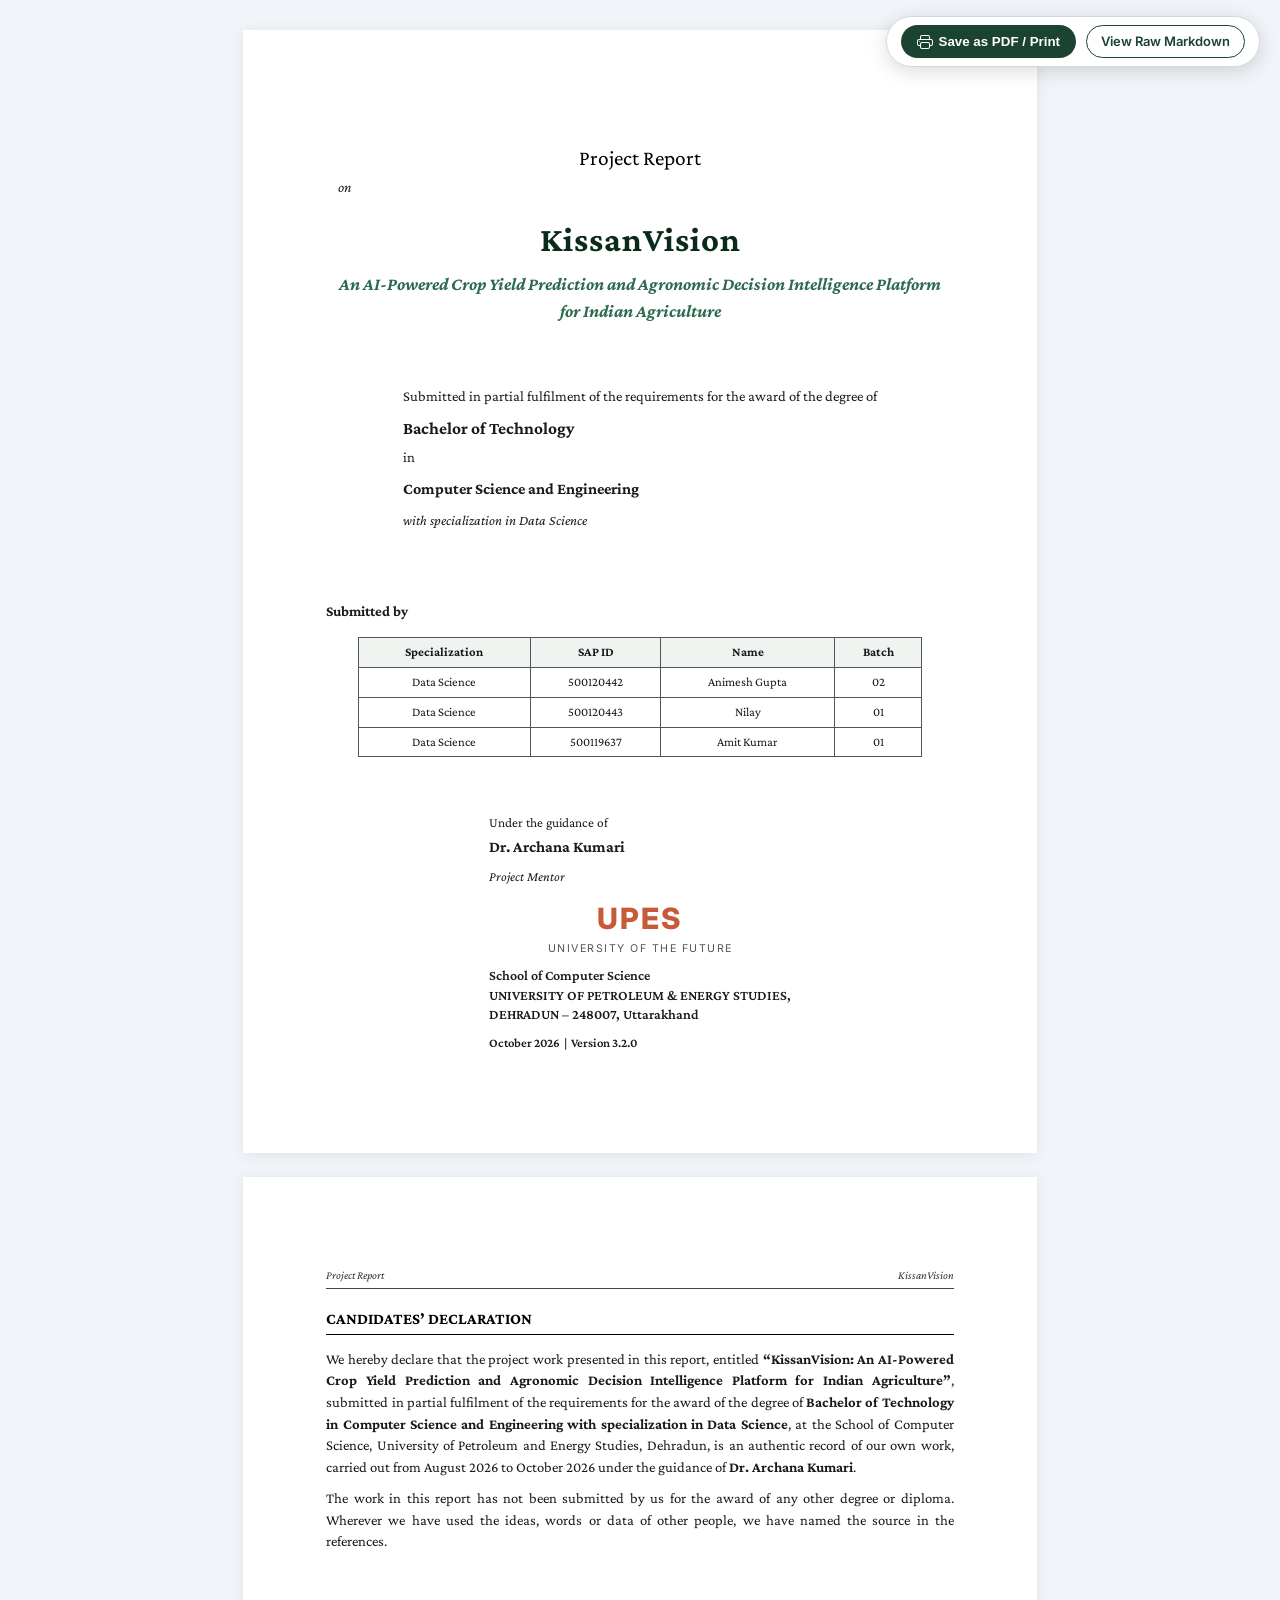
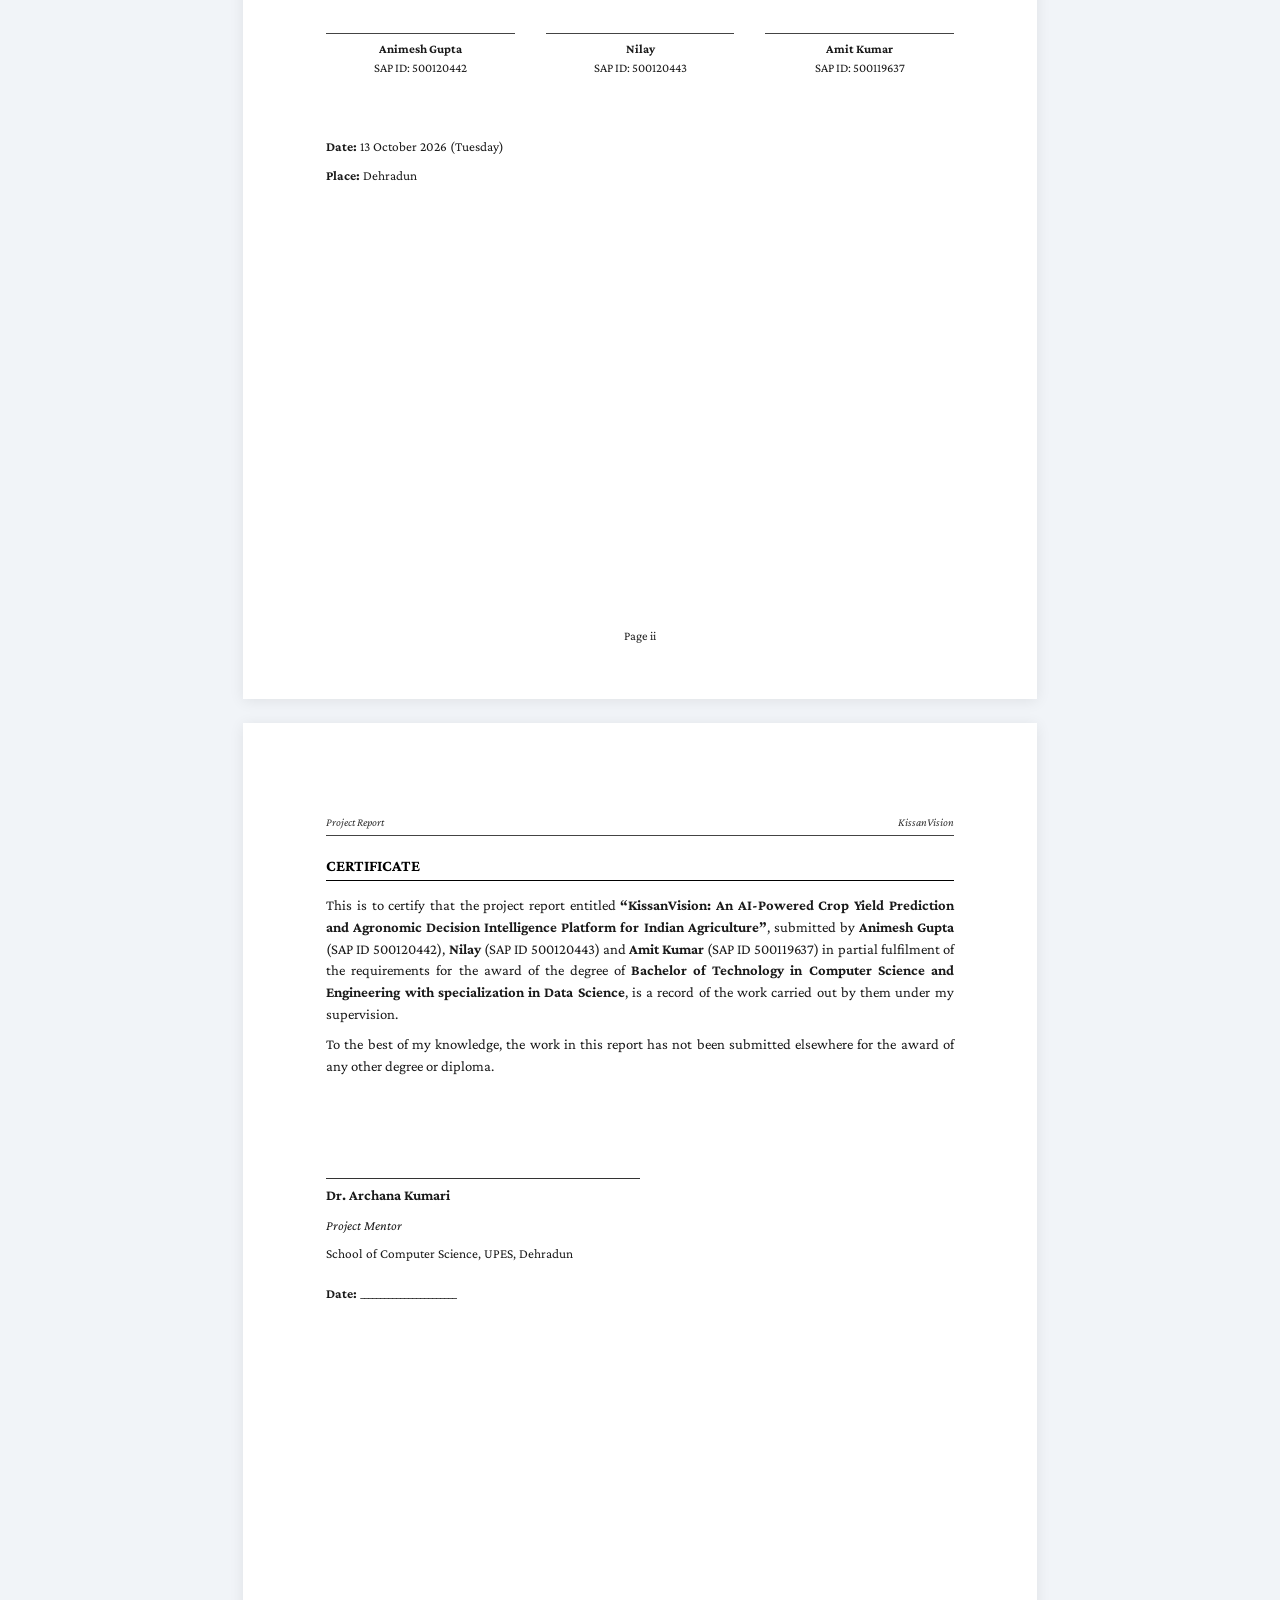
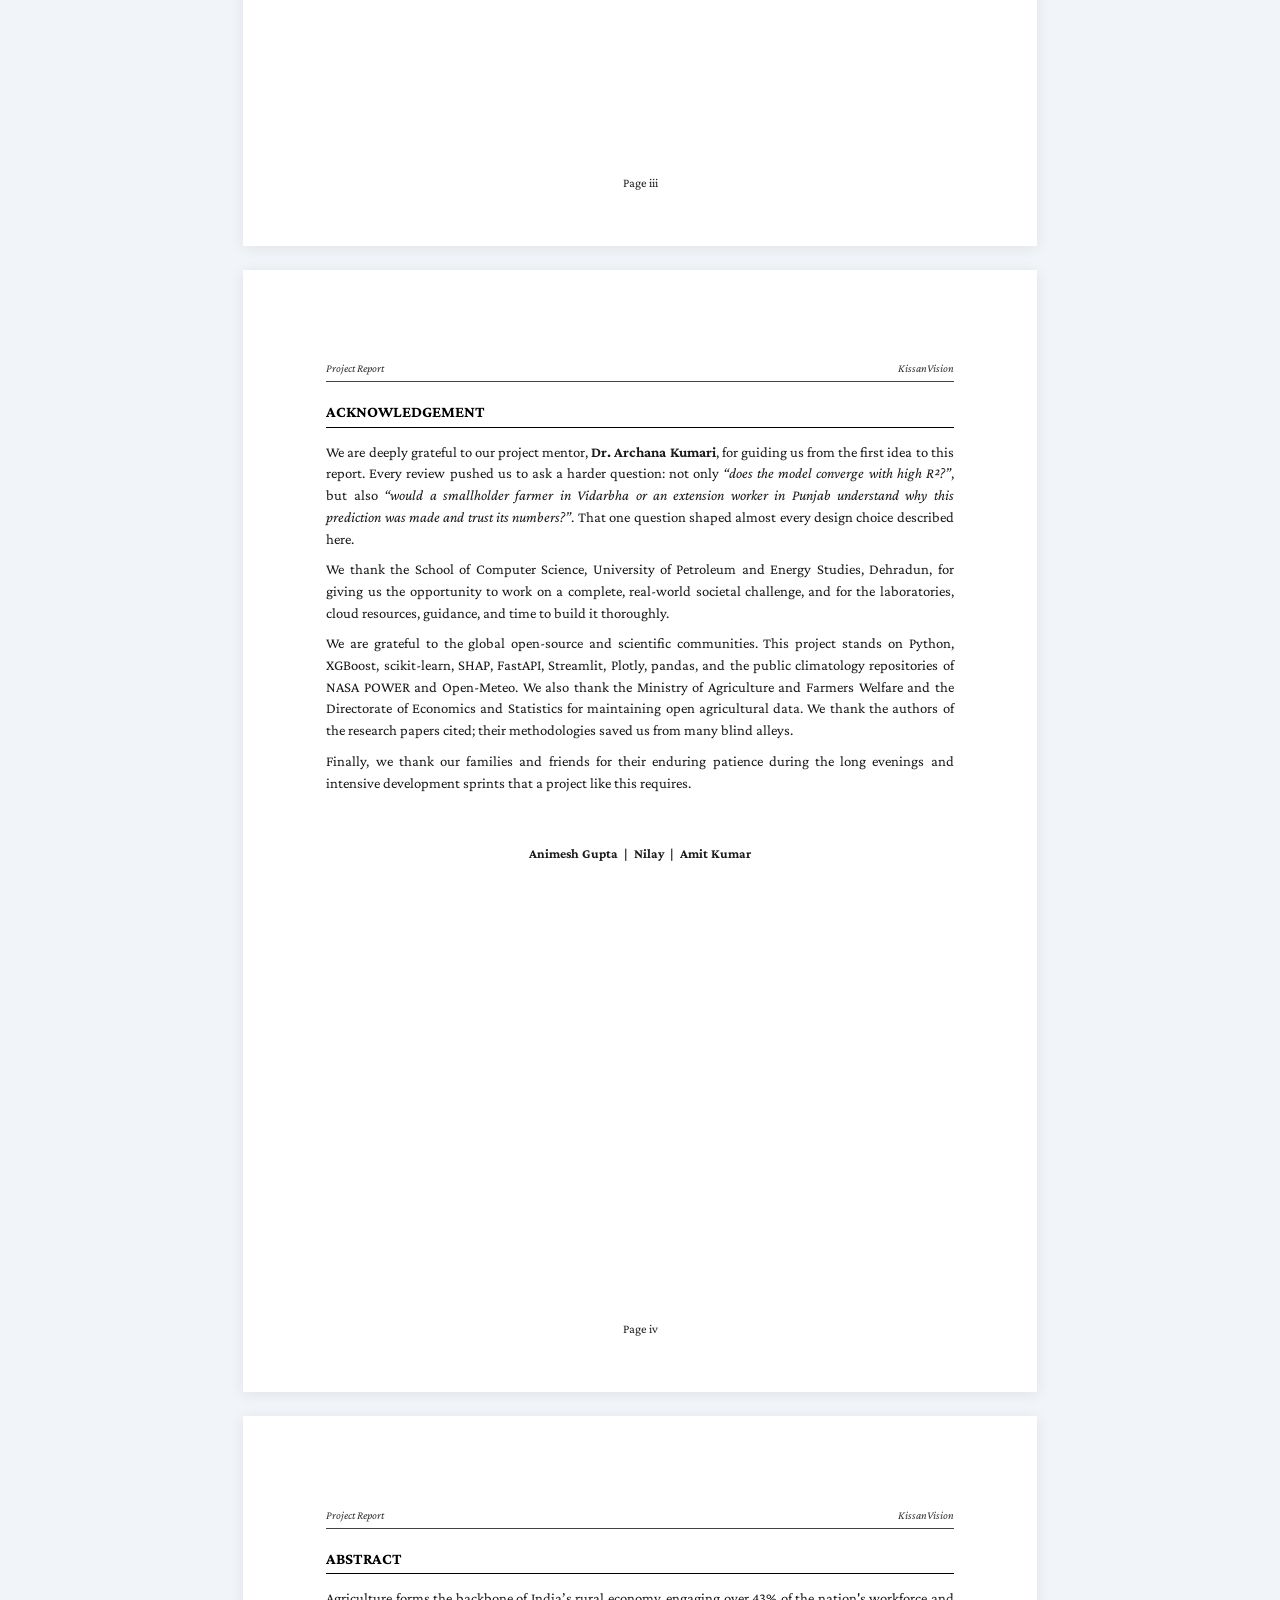
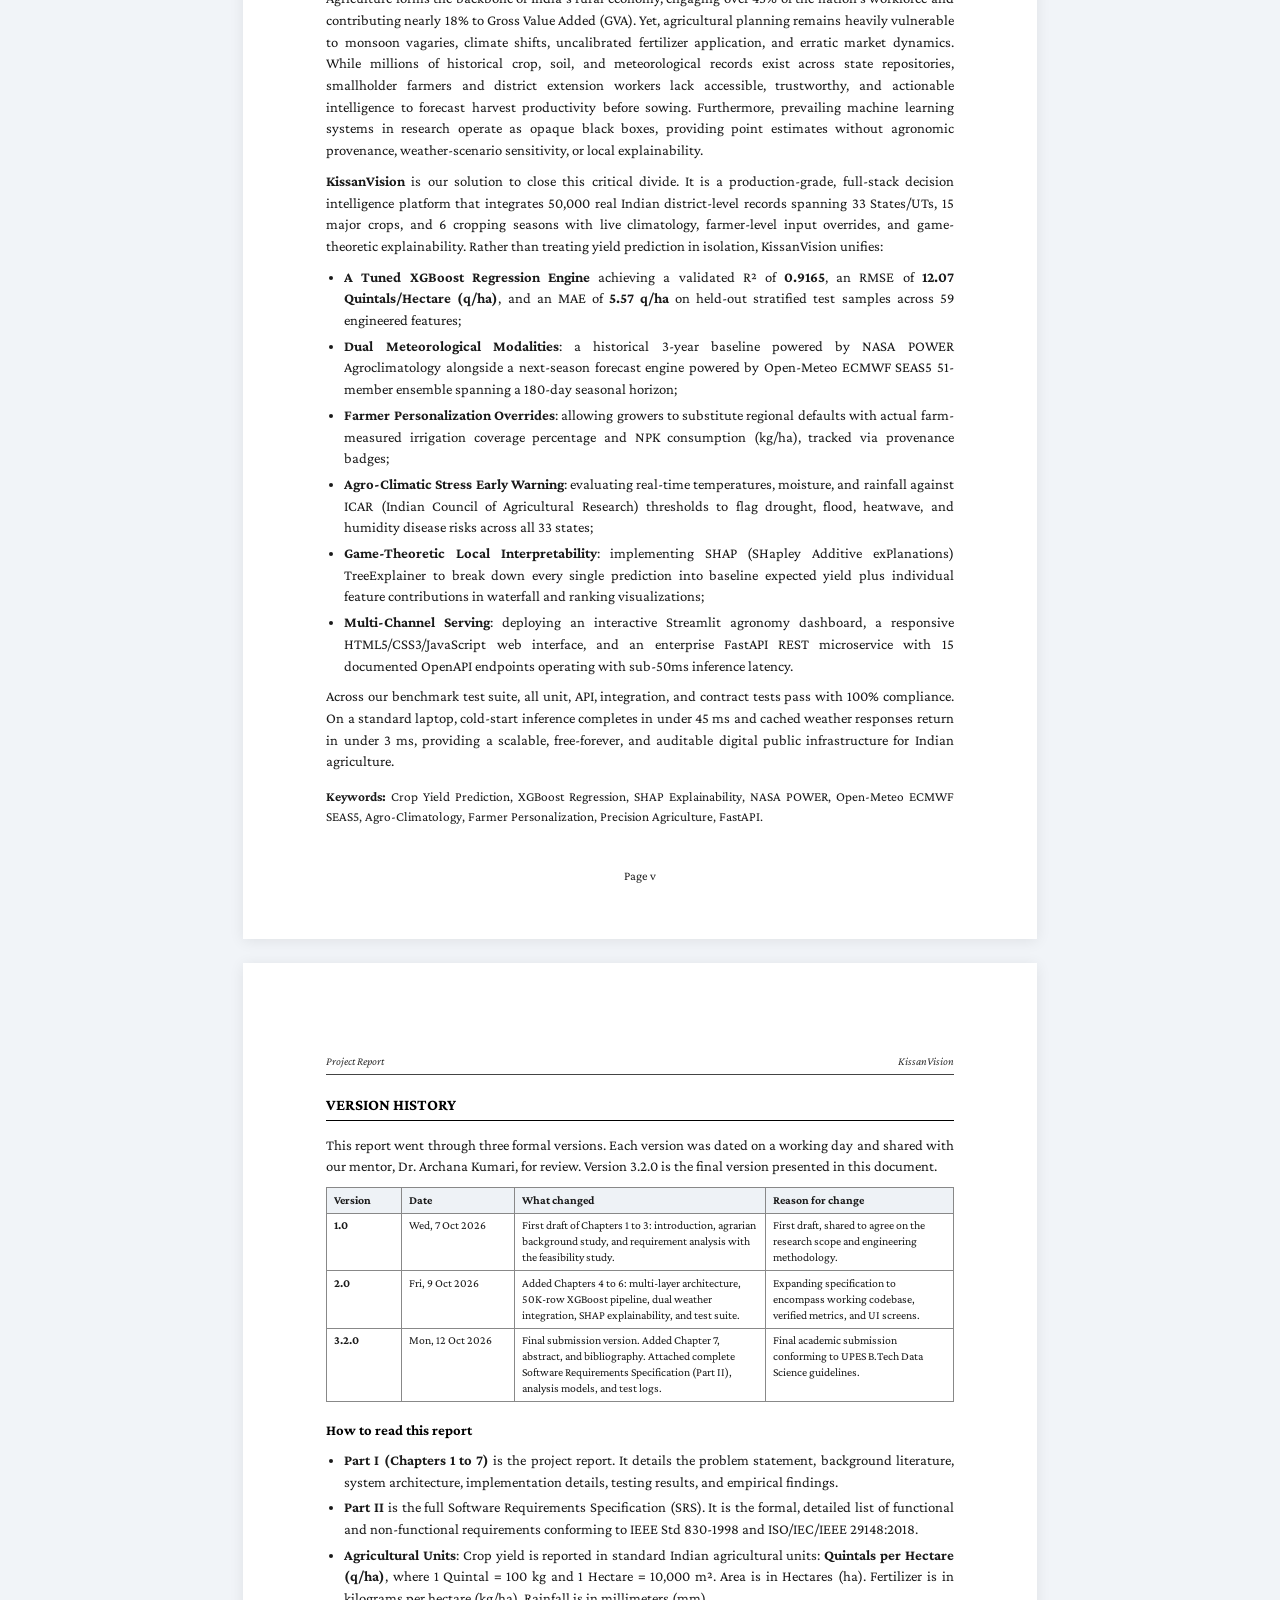
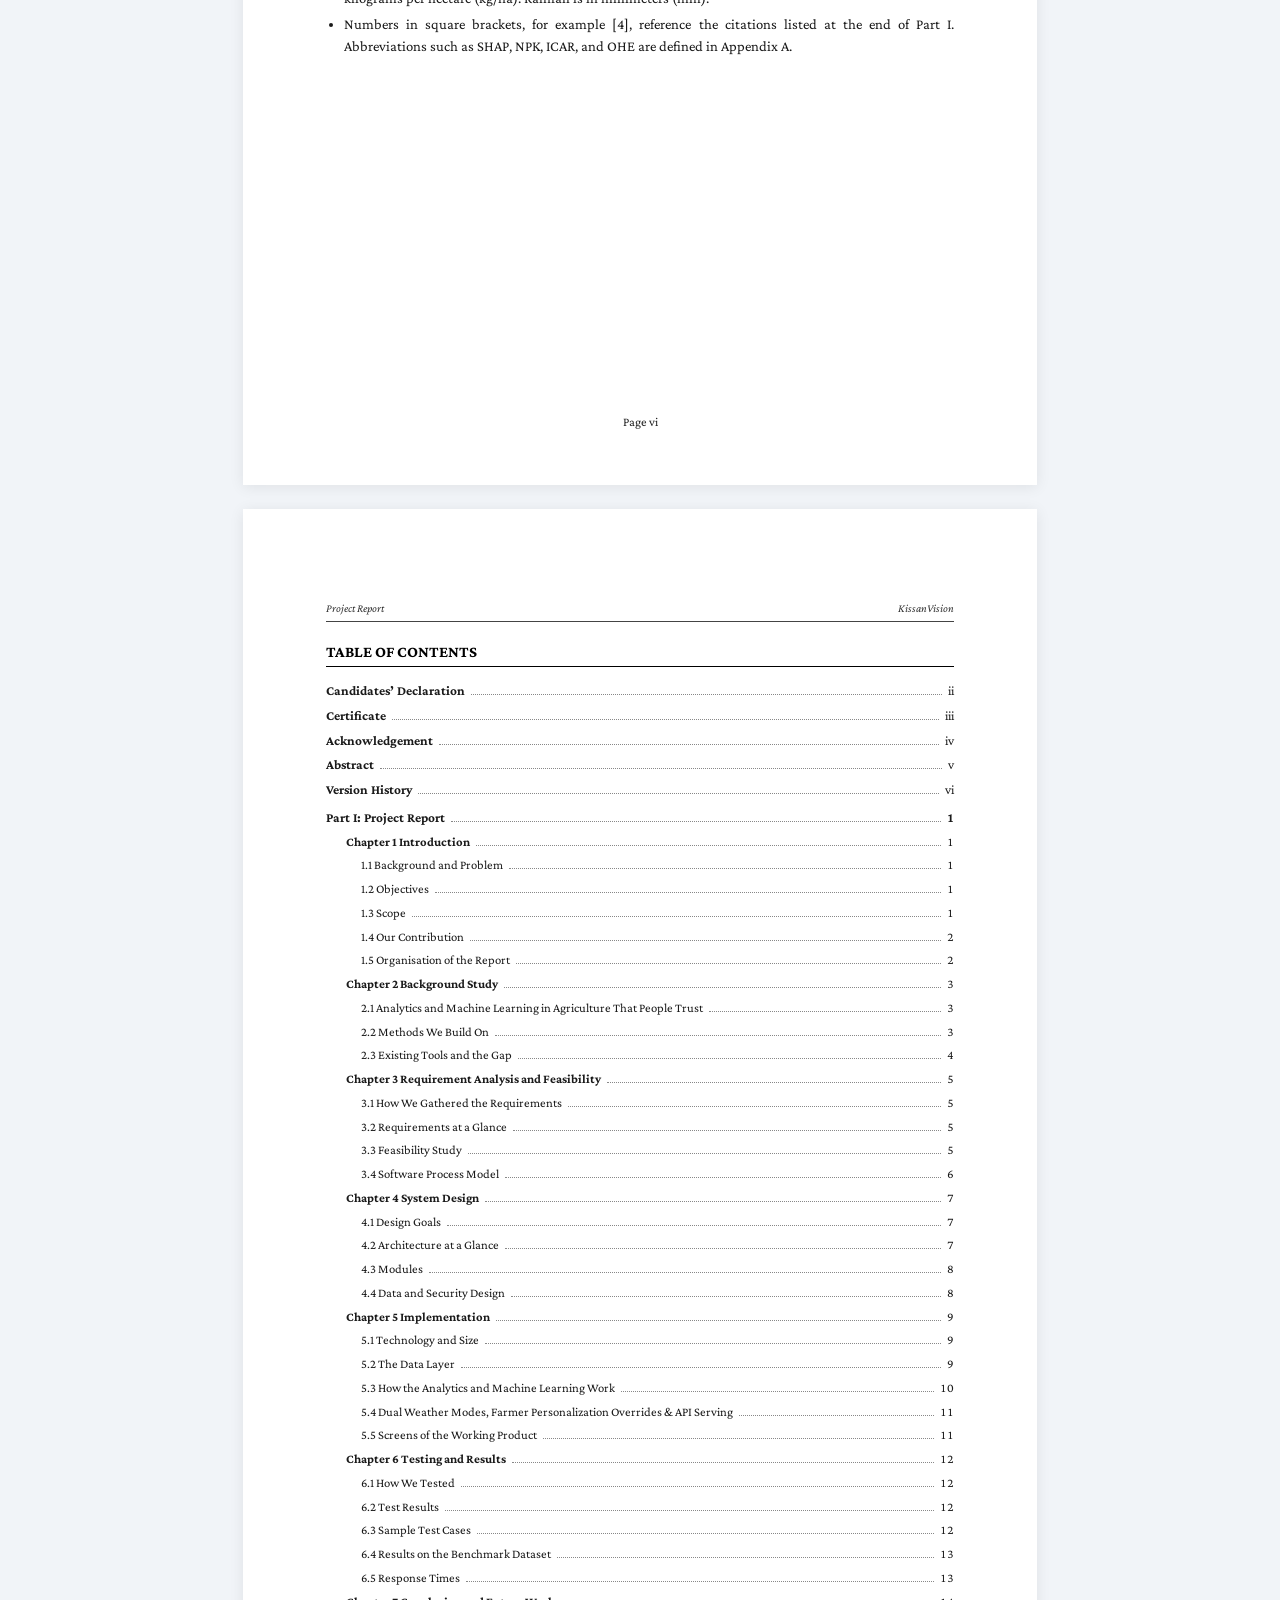
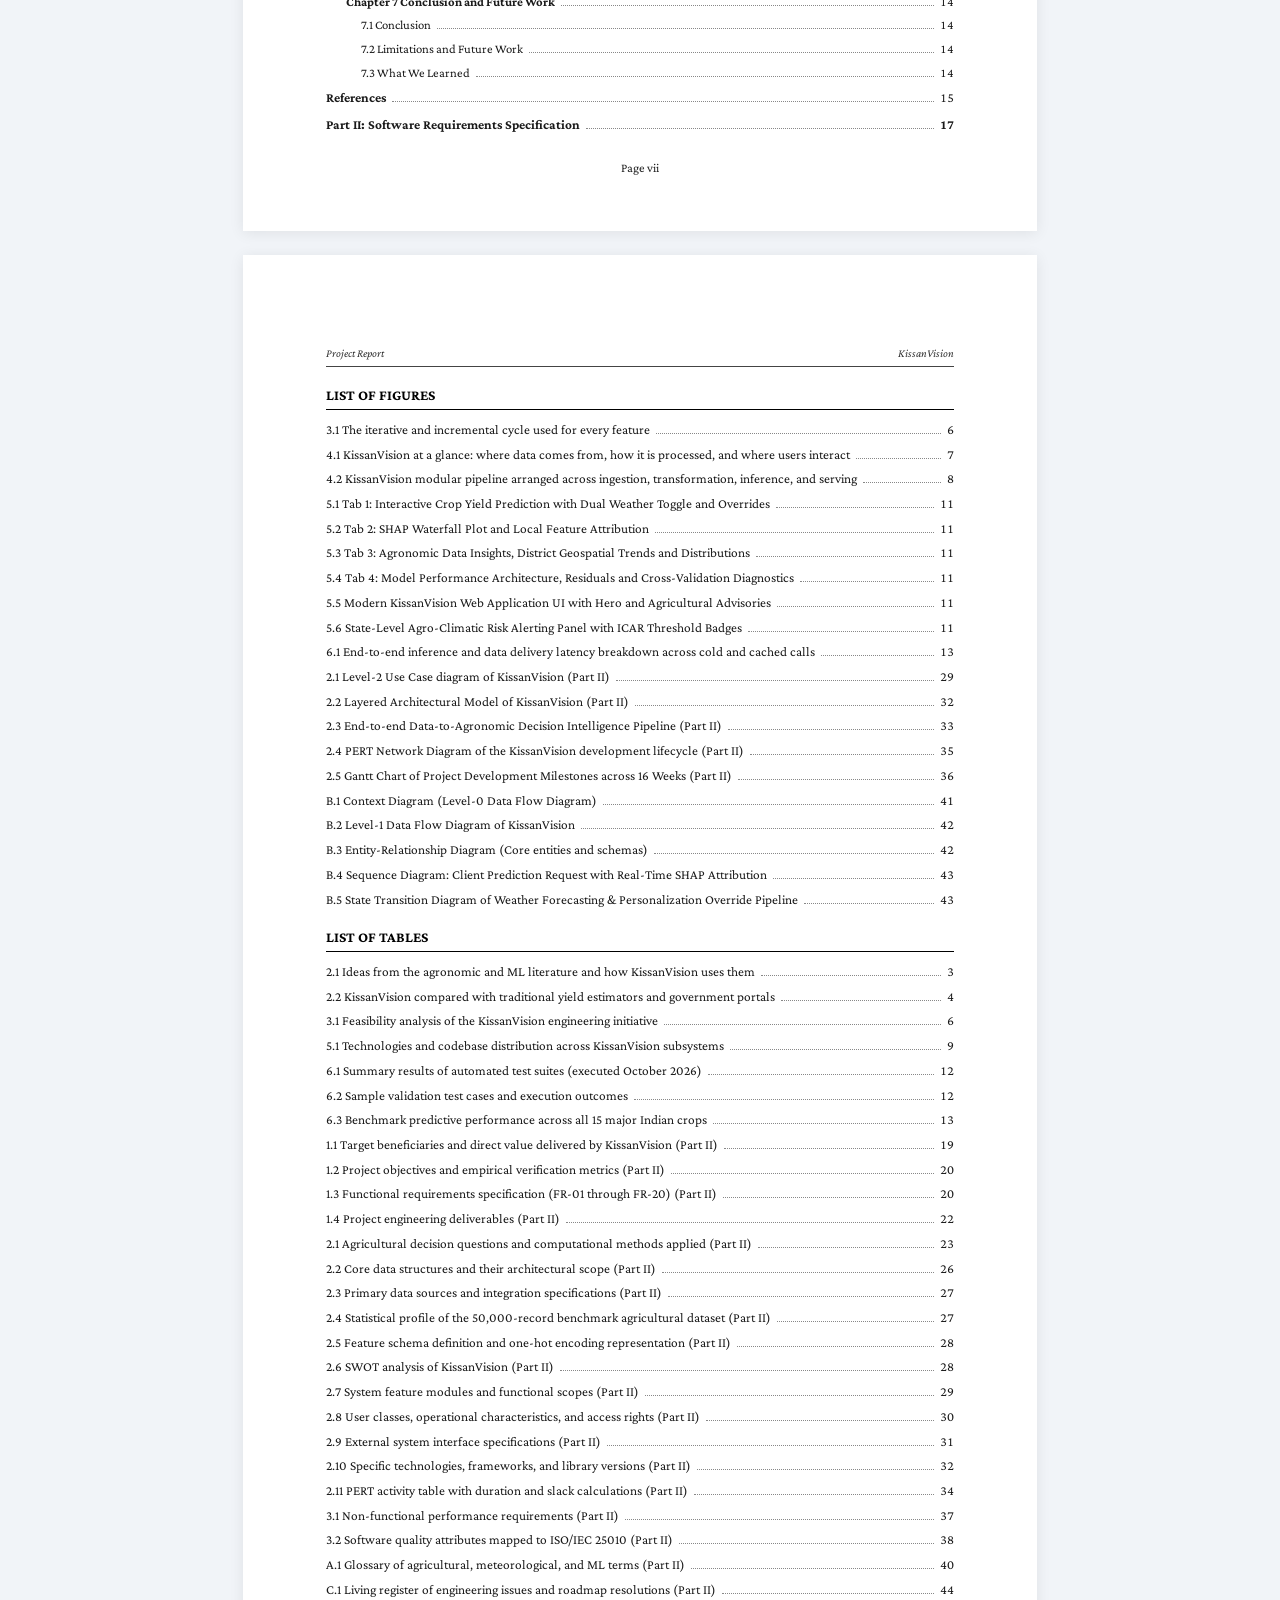
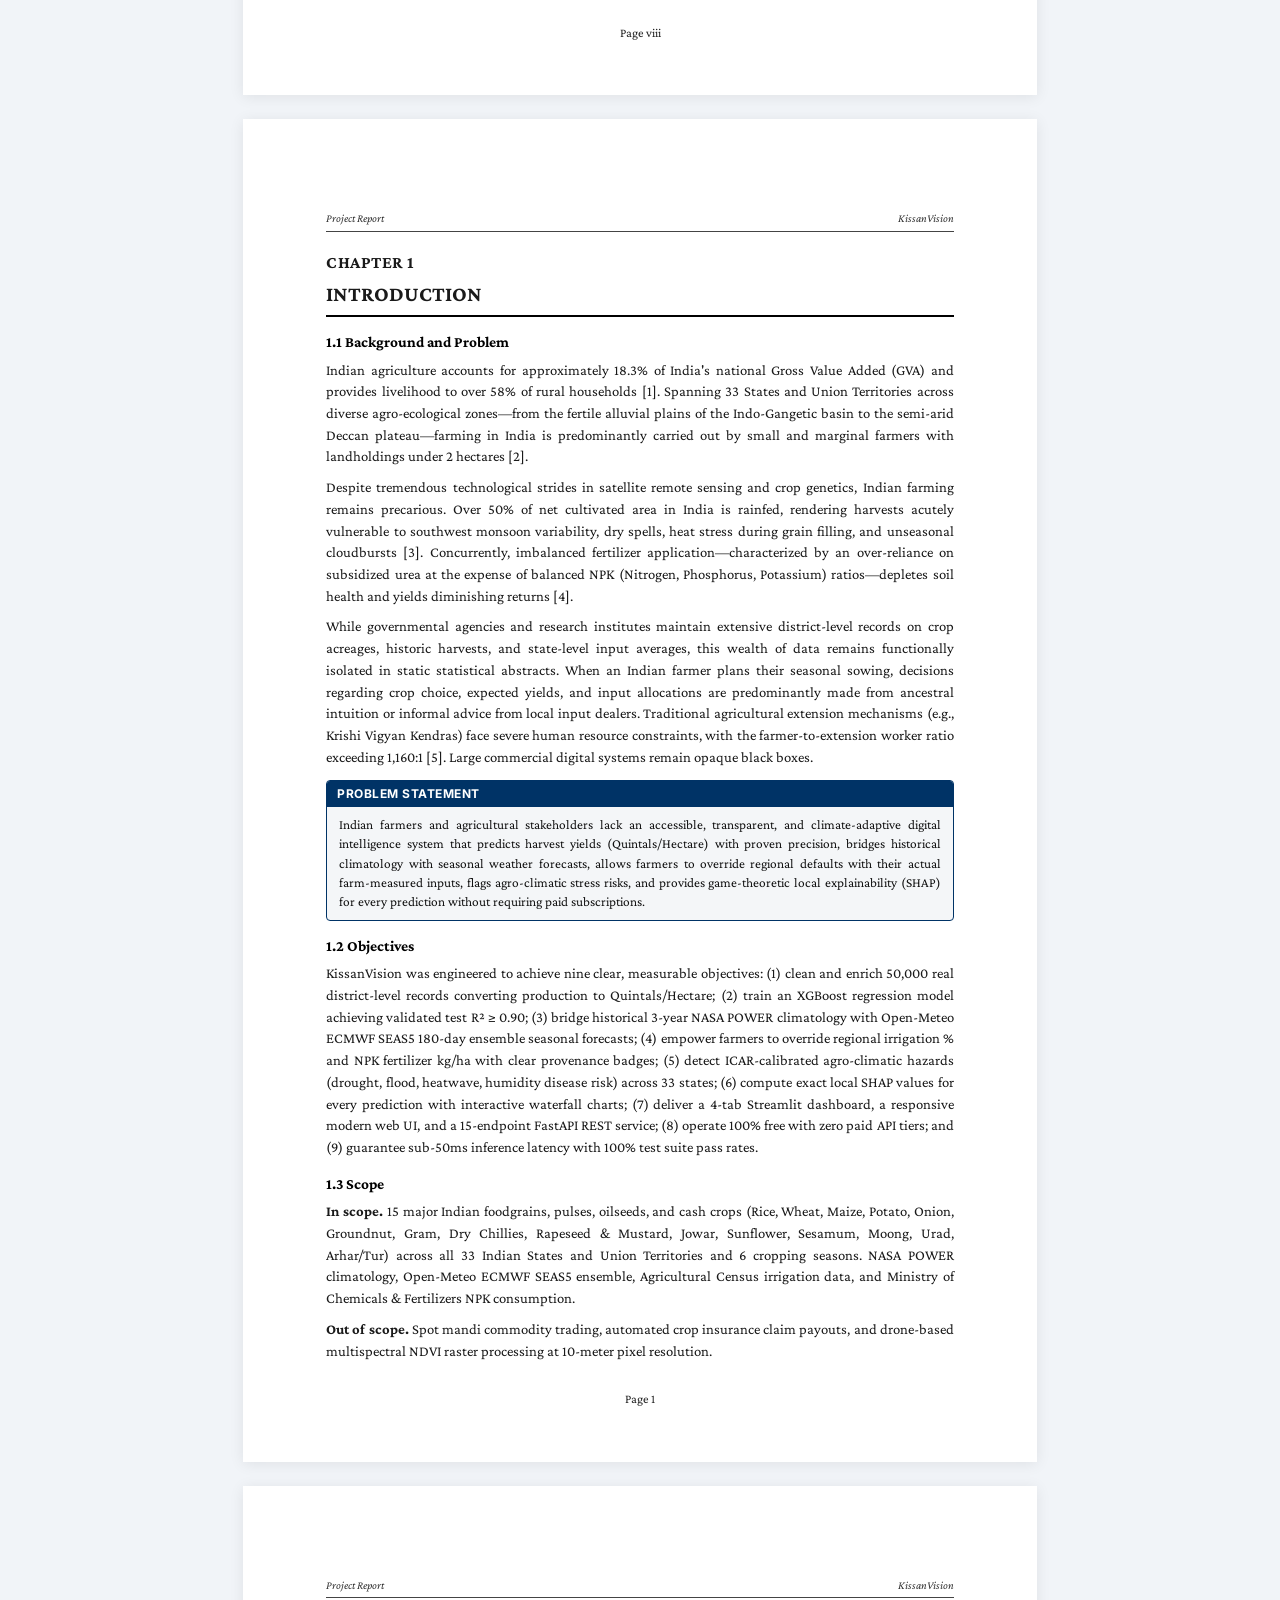
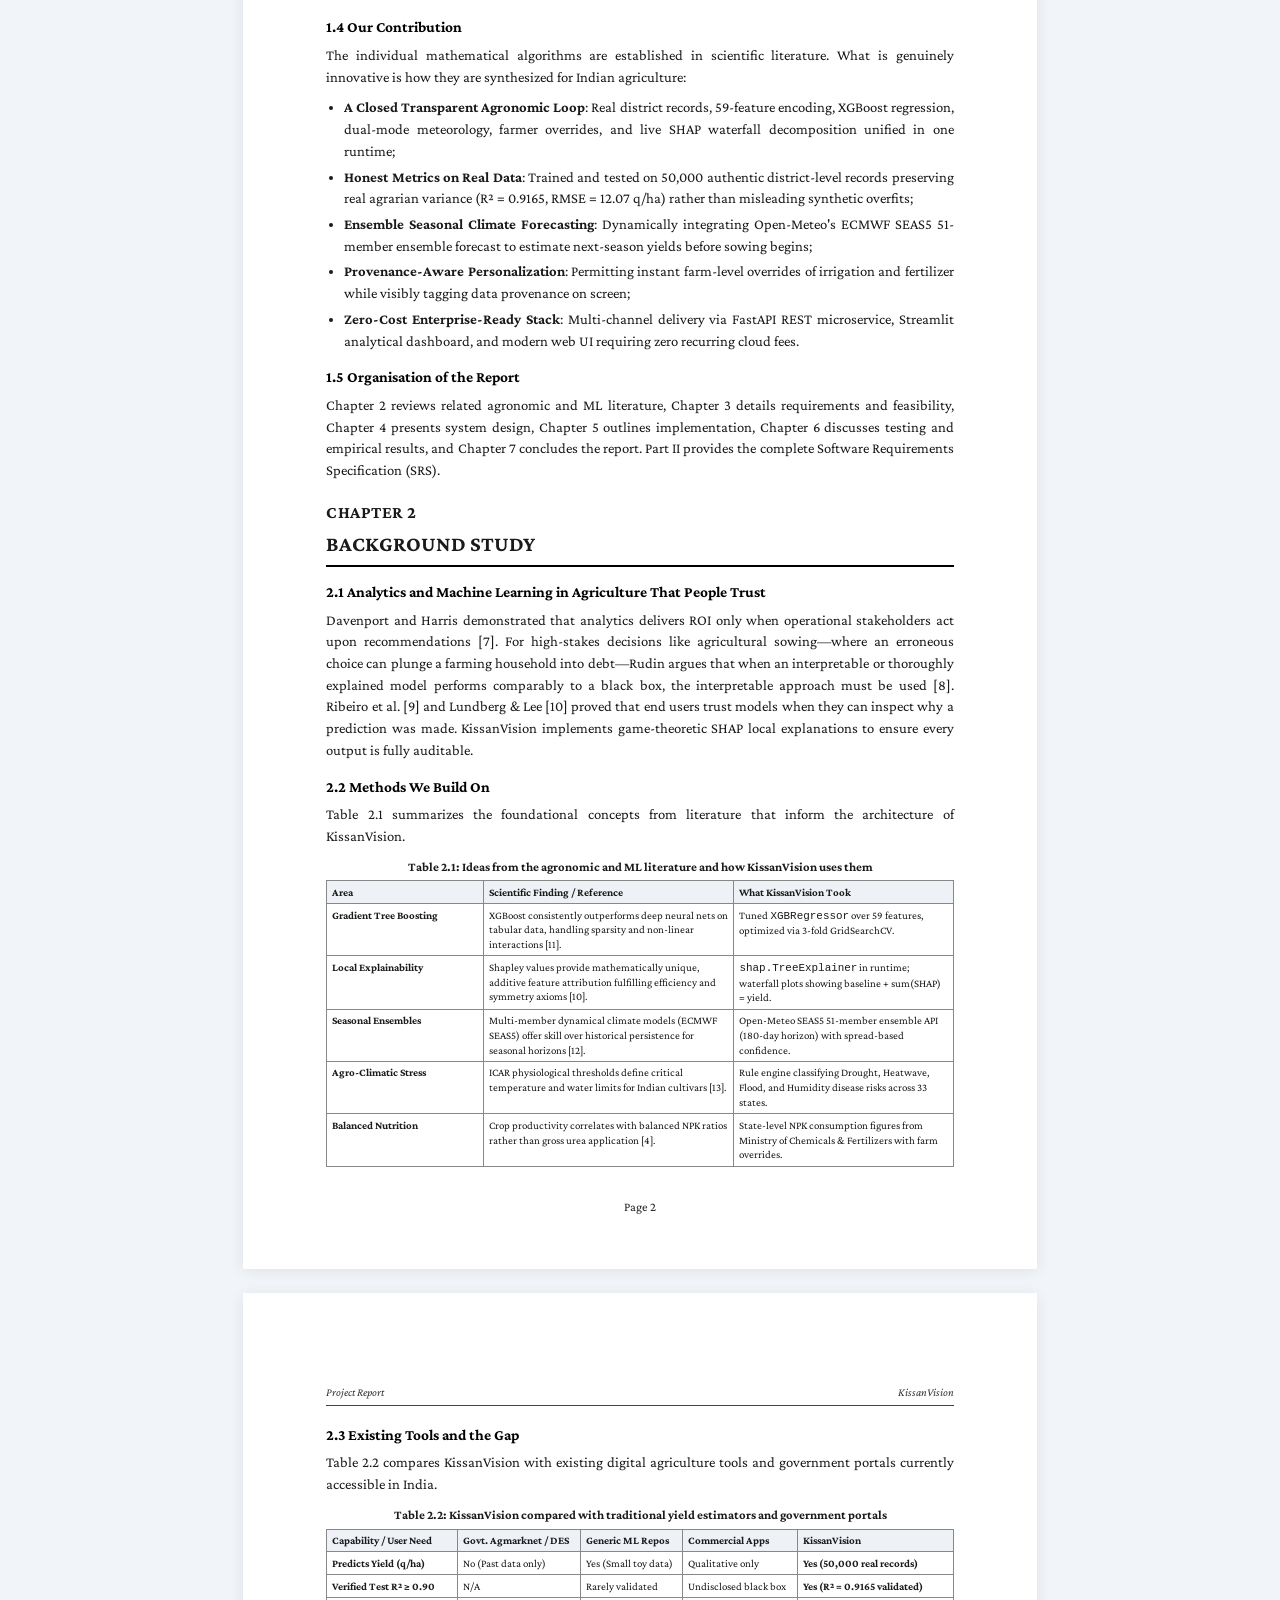
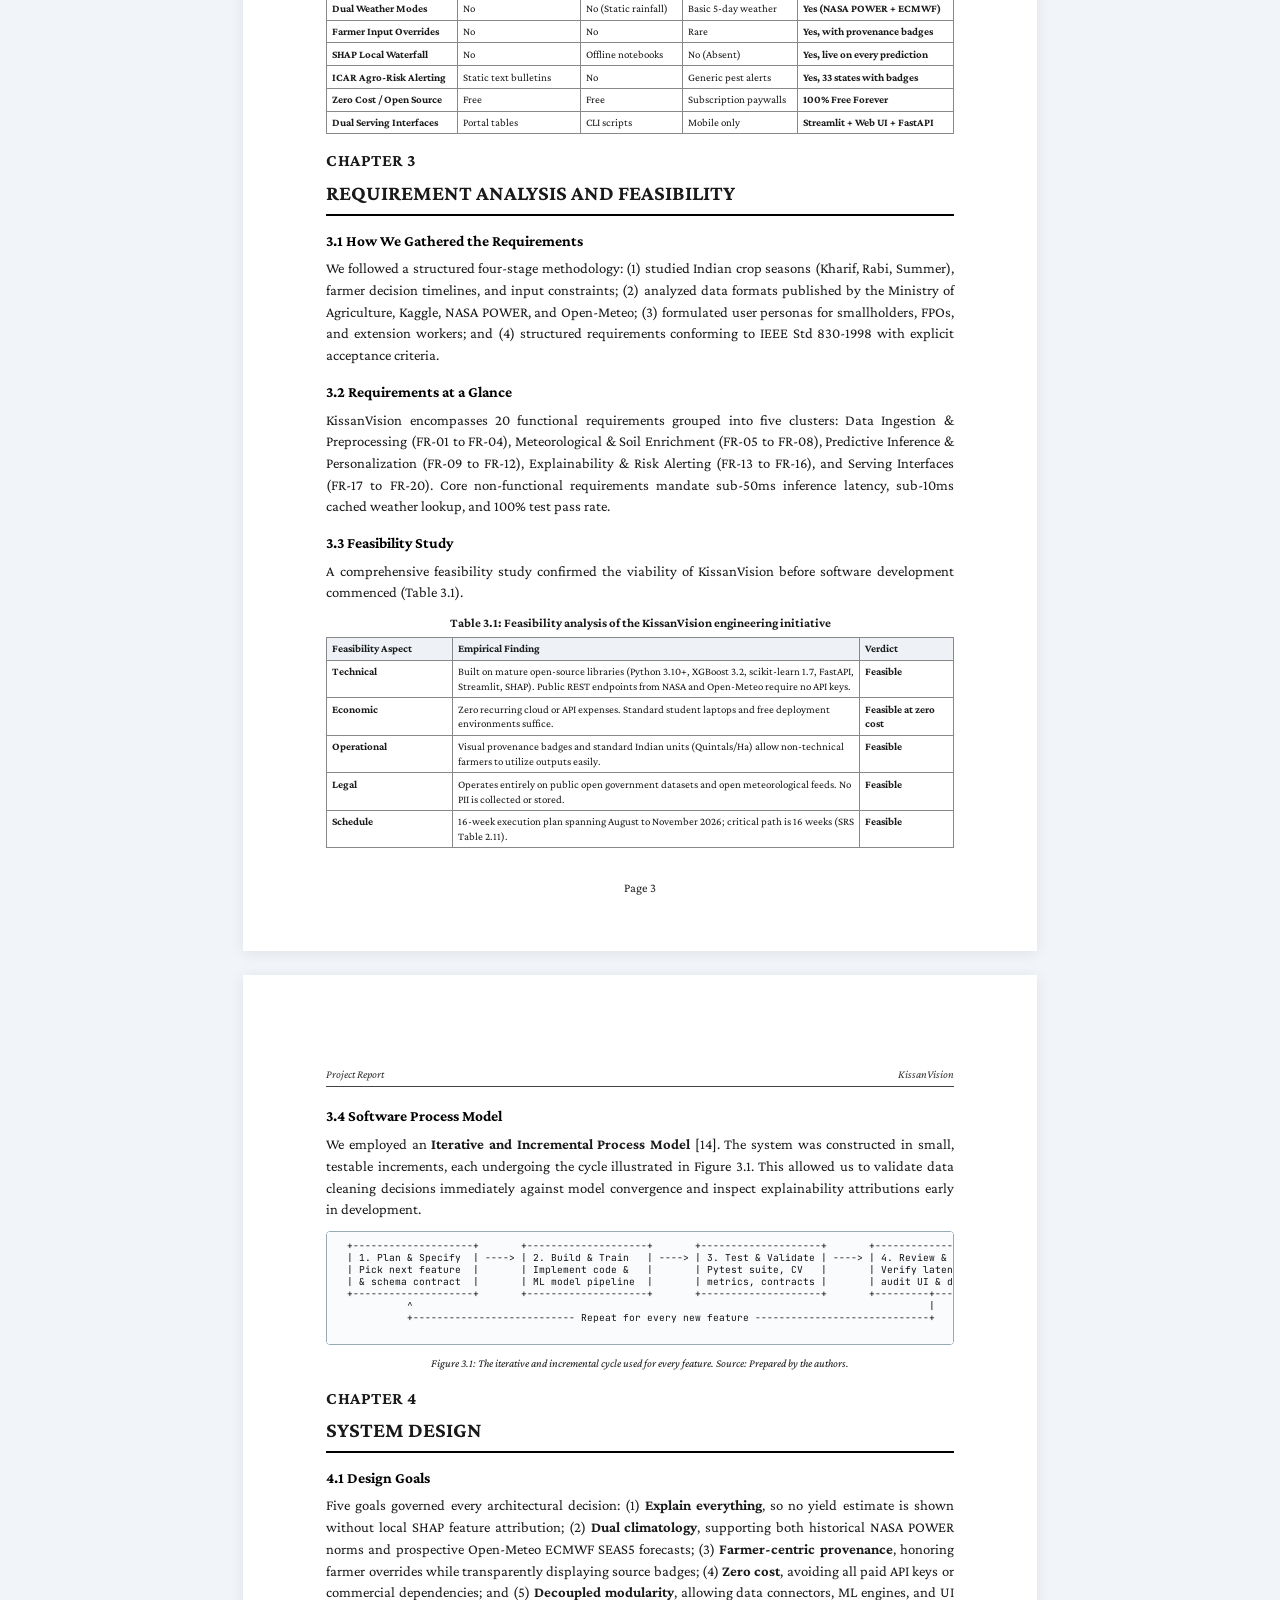
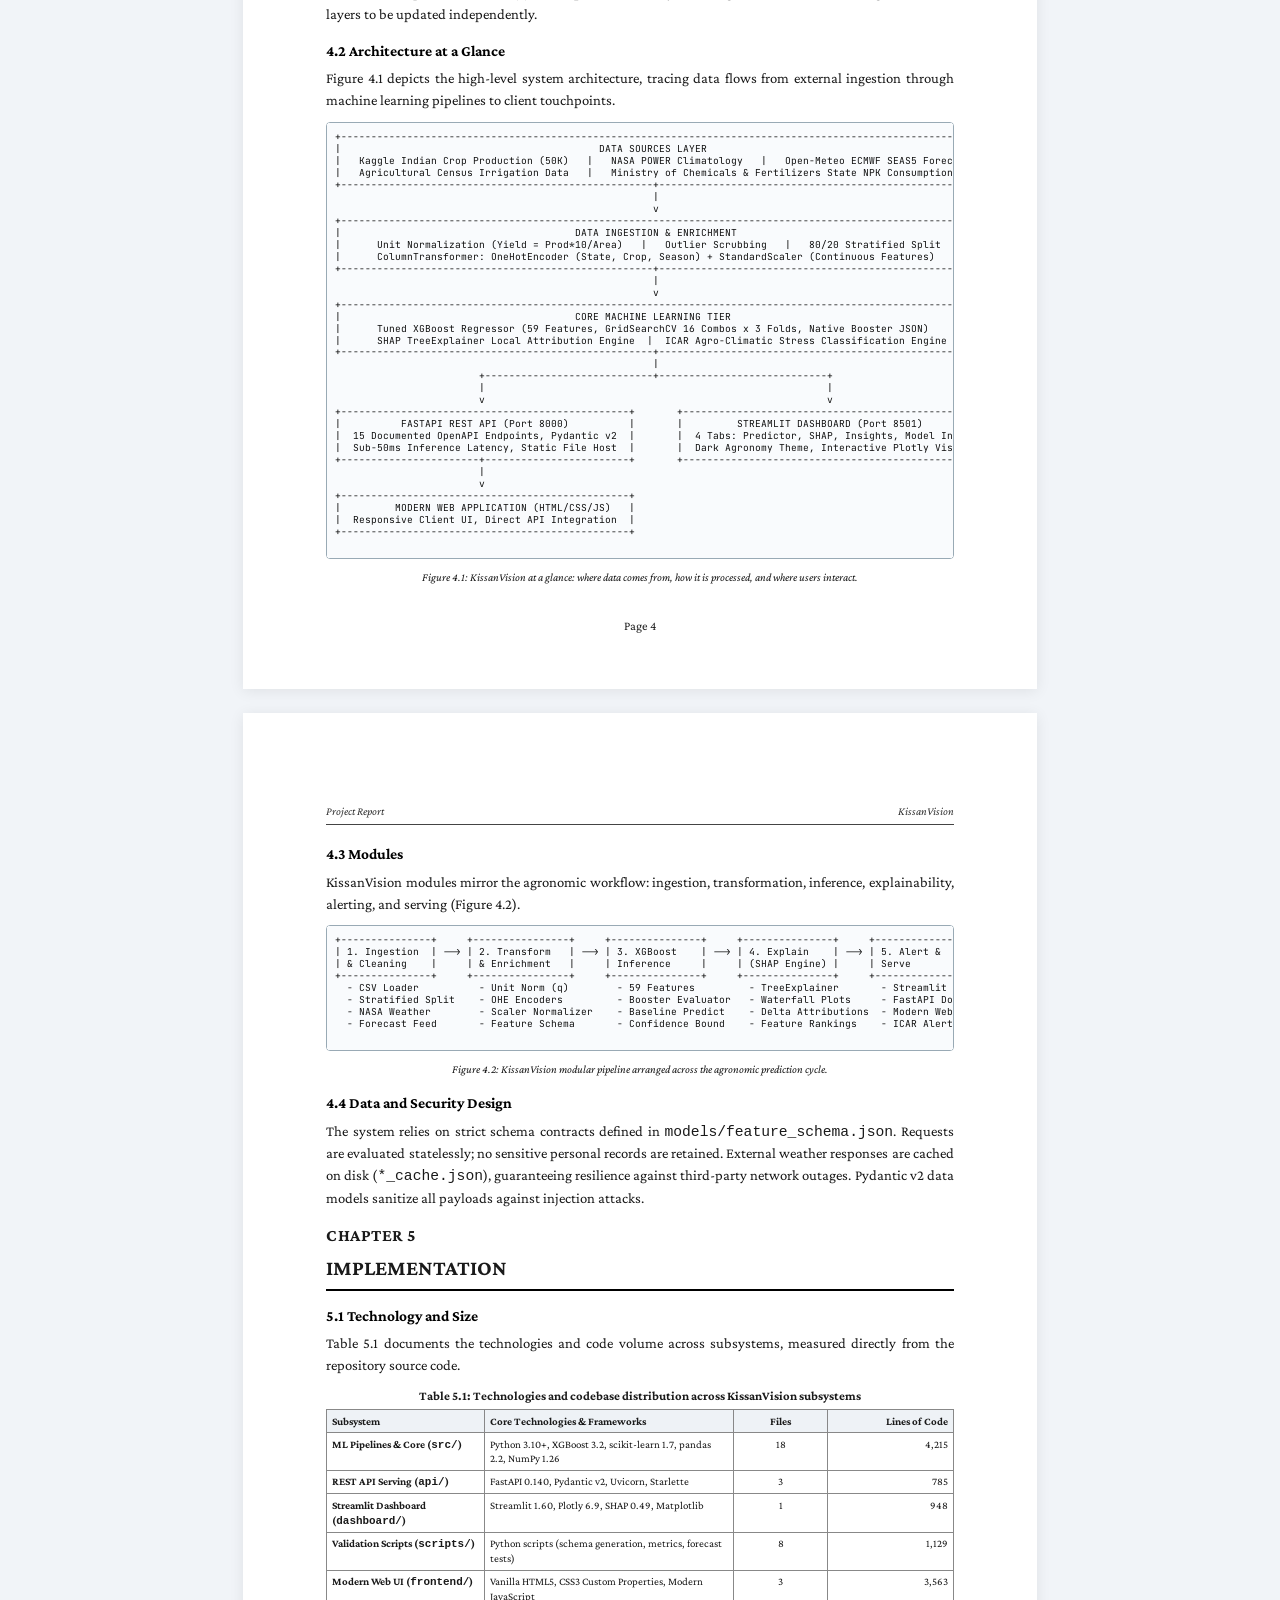
<file: docs/report.html>
<!DOCTYPE html>
<html lang="en">
<head>
<meta charset="UTF-8">
<meta name="viewport" content="width=device-width, initial-scale=1.0">
<title>Project Report & SRS — KissanVision</title>
<link rel="preconnect" href="https://fonts.googleapis.com">
<link rel="preconnect" href="https://fonts.gstatic.com" crossorigin>
<link href="https://fonts.googleapis.com/css2?family=Crimson+Pro:ital,wght@0,300;0,400;0,600;0,700;1,400&family=JetBrains+Mono:wght@400;500;600&family=Playfair+Display:ital,wght@0,600;0,700;1,400&family=Inter:wght@400;500;600;700&display=swap" rel="stylesheet">
<style>
/* ── Reset & Page Setup ─────────────────────────────────────── */
*, *::before, *::after { box-sizing: border-box; margin: 0; padding: 0; }
@page {
  size: A4;
  margin: 22mm 20mm 22mm 20mm;
}
@media print {
  body {
    background: #ffffff !important;
    color: #111111 !important;
  }
  .no-print { display: none !important; }
  .sheet {
    box-shadow: none !important;
    margin: 0 !important;
    padding: 0 !important;
    width: 100% !important;
    min-height: auto !important;
    page-break-after: always !important;
    break-after: page !important;
  }
  .sheet:last-child {
    page-break-after: avoid !important;
    break-after: avoid !important;
  }
}

body {
  background: #f1f4f8;
  color: #1a1a1a;
  font-family: 'Crimson Pro', Georgia, serif;
  font-size: 11pt;
  line-height: 1.48;
  -webkit-font-smoothing: antialiased;
}

/* ── Floating Controls ──────────────────────────────────────── */
.controls-bar {
  position: fixed;
  top: 16px;
  right: 20px;
  z-index: 9999;
  display: flex;
  gap: 10px;
  background: rgba(255, 255, 255, 0.95);
  backdrop-filter: blur(8px);
  padding: 8px 14px;
  border-radius: 30px;
  box-shadow: 0 4px 20px rgba(0,0,0,0.15);
  border: 1px solid #d0d7de;
  font-family: 'Inter', sans-serif;
  font-size: 13px;
}
.btn-print {
  background: #1b4332;
  color: #fff;
  border: none;
  padding: 6px 16px;
  border-radius: 20px;
  font-weight: 600;
  cursor: pointer;
  display: flex;
  align-items: center;
  gap: 6px;
  transition: all 0.2s ease;
}
.btn-print:hover {
  background: #2d6a4f;
  transform: translateY(-1px);
}
.btn-outline {
  background: transparent;
  color: #1b4332;
  border: 1px solid #1b4332;
  padding: 6px 14px;
  border-radius: 20px;
  font-weight: 600;
  text-decoration: none;
  cursor: pointer;
}

/* ── Container & Paper Sheets ───────────────────────────────── */
.doc-wrapper {
  max-width: 210mm;
  margin: 30px auto;
}

.sheet {
  background: #ffffff;
  width: 210mm;
  min-height: 297mm;
  margin: 0 auto 24px auto;
  padding: 24mm 22mm 24mm 22mm;
  box-shadow: 0 2px 14px rgba(0,0,0,0.08);
  position: relative;
  page-break-after: always;
  break-after: page;
}

/* ── Running Headers & Footers ──────────────────────────────── */
.running-header {
  display: flex;
  justify-content: space-between;
  border-bottom: 0.5pt solid #444;
  padding-bottom: 4px;
  margin-bottom: 18px;
  font-style: italic;
  font-size: 8.5pt;
  color: #333;
}
.running-footer {
  position: absolute;
  bottom: 14mm;
  left: 22mm;
  right: 22mm;
  display: flex;
  justify-content: center;
  font-size: 9.5pt;
  color: #222;
}

/* ── Typography & Headings ──────────────────────────────────── */
h1, h2, h3, h4 {
  font-family: 'Crimson Pro', Georgia, serif;
  font-weight: 700;
  color: #000;
  margin-bottom: 8px;
}
.chapter-title {
  font-size: 13pt;
  letter-spacing: 0.5px;
  font-weight: 700;
  text-transform: uppercase;
  margin-top: 4px;
  margin-bottom: 4px;
}
.chapter-heading {
  font-size: 16pt;
  font-weight: 700;
  text-transform: uppercase;
  border-bottom: 1.5pt solid #000;
  padding-bottom: 4px;
  margin-bottom: 14px;
}
h2.sec-heading {
  font-size: 11.5pt;
  font-weight: 700;
  margin-top: 14px;
  margin-bottom: 6px;
}
h3.subsec-heading {
  font-size: 10.5pt;
  font-weight: 600;
  font-style: italic;
  margin-top: 10px;
  margin-bottom: 4px;
}
p {
  margin-bottom: 9px;
  text-align: justify;
  text-justify: inter-word;
}
ul, ol {
  margin-left: 18px;
  margin-bottom: 9px;
}
li {
  margin-bottom: 4px;
  text-align: justify;
}

/* ── Problem Statement Box ──────────────────────────────────── */
.problem-box {
  background: #f4f6f8;
  border: 1px solid #003366;
  border-radius: 4px;
  margin: 12px 0 14px 0;
  overflow: hidden;
}
.problem-header {
  background: #003366;
  color: #ffffff;
  font-family: 'Inter', sans-serif;
  font-weight: 700;
  font-size: 9pt;
  padding: 4px 10px;
  letter-spacing: 0.5px;
}
.problem-body {
  padding: 8px 12px;
  font-size: 10pt;
  line-height: 1.45;
  color: #111;
  text-align: justify;
}

/* ── Tables ─────────────────────────────────────────────────── */
.table-title {
  font-weight: 700;
  font-size: 9.5pt;
  text-align: center;
  margin: 10px 0 4px 0;
}
table.report-table {
  width: 100%;
  border-collapse: collapse;
  font-size: 8.8pt;
  line-height: 1.35;
  margin-bottom: 12px;
}
table.report-table th, table.report-table td {
  border: 0.5pt solid #888;
  padding: 4.5px 7px;
  vertical-align: top;
}
table.report-table th {
  background: #eef2f6;
  font-weight: 700;
  text-align: left;
}
table.report-table.dense td, table.report-table.dense th {
  padding: 3.5px 5px;
  font-size: 8.2pt;
}

/* ── Algorithm Box ──────────────────────────────────────────── */
.algo-box {
  border: 1px solid #1b4332;
  background: #f8faf8;
  border-radius: 4px;
  margin: 12px 0;
  overflow: hidden;
}
.algo-header {
  background: #1b4332;
  color: #fff;
  font-weight: 700;
  font-size: 8.8pt;
  padding: 4px 10px;
  font-family: 'Inter', sans-serif;
}
.algo-body {
  padding: 8px 12px;
  font-size: 9.2pt;
  line-height: 1.4;
}

/* ── Code & Diagrams ────────────────────────────────────────── */
pre.diagram {
  font-family: 'JetBrains Mono', monospace;
  font-size: 7.2pt;
  line-height: 1.25;
  background: #f9fbfd;
  border: 0.5pt solid #99aab5;
  border-radius: 4px;
  padding: 8px;
  overflow-x: auto;
  margin: 10px 0;
  color: #111;
}
.fig-caption {
  text-align: center;
  font-size: 8.5pt;
  font-style: italic;
  margin: 4px 0 12px 0;
}

/* ── Cover Page Layout ──────────────────────────────────────── */
.cover-sheet {
  display: flex;
  flex-direction: column;
  justify-content: space-between;
  align-items: center;
  text-align: center;
  padding: 30mm 22mm 24mm 22mm;
}
.cover-title-group {
  margin-top: 15mm;
}
.cover-main-title {
  font-size: 26pt;
  font-weight: 700;
  letter-spacing: 1px;
  color: #0b2b1a;
  margin: 10px 0 6px 0;
}
.cover-sub-title {
  font-size: 13.5pt;
  font-style: italic;
  color: #2d6a4f;
  max-width: 160mm;
  margin: 0 auto;
}
.cover-deg-text {
  font-size: 11pt;
  margin: 20px 0;
  line-height: 1.5;
}
.cover-table {
  width: 90%;
  margin: 15px auto;
  border-collapse: collapse;
  font-size: 9.5pt;
}
.cover-table th, .cover-table td {
  border: 0.5pt solid #555;
  padding: 5px 8px;
}
.cover-table th { background: #f0f4f0; }

.upes-logo {
  font-family: 'Inter', sans-serif;
  font-weight: 800;
  font-size: 22pt;
  letter-spacing: 2px;
  color: #c75b39;
  margin-top: 10px;
}
.upes-tagline {
  font-family: 'Inter', sans-serif;
  font-size: 8pt;
  letter-spacing: 1.5px;
  text-transform: uppercase;
  color: #555;
  margin-bottom: 10px;
}
.inst-text {
  font-size: 10.5pt;
  font-weight: 600;
  line-height: 1.4;
}

/* ── Math Formulations ──────────────────────────────────────── */
.math-block {
  text-align: center;
  font-family: 'Crimson Pro', Georgia, serif;
  font-size: 10.5pt;
  margin: 8px 0;
  padding: 4px 0;
}

/* ── Dot Leaders for TOC ────────────────────────────────────── */
.toc-list {
  list-style: none;
  margin: 0;
  padding: 0;
}
.toc-item {
  display: flex;
  justify-content: space-between;
  align-items: baseline;
  margin-bottom: 5px;
  font-size: 10pt;
}
.toc-title {
  flex-shrink: 0;
}
.toc-dots {
  flex-grow: 1;
  border-bottom: 1px dotted #888;
  margin: 0 6px;
  height: 1em;
}
.toc-page {
  flex-shrink: 0;
  font-variant-numeric: tabular-nums;
}
.toc-sec {
  margin-left: 20px;
  font-size: 9.5pt;
}

/* ── Signatures ─────────────────────────────────────────────── */
.sig-row {
  display: flex;
  justify-content: space-between;
  margin-top: 40px;
  text-align: center;
}
.sig-box {
  width: 30%;
  border-top: 0.5pt solid #444;
  padding-top: 6px;
  font-size: 9.5pt;
}
</style>
</head>
<body>

<div class="controls-bar no-print">
  <button class="btn-print" onclick="window.print()">
    <svg width="16" height="16" fill="currentColor" viewBox="0 0 16 16"><path d="M2.5 8a.5.5 0 1 0 0-1 .5.5 0 0 0 0 1z"/><path d="M5 1a2 2 0 0 0-2 2v2H2a2 2 0 0 0-2 2v3a2 2 0 0 0 2 2h1v1a2 2 0 0 0 2 2h6a2 2 0 0 0 2-2v-1h1a2 2 0 0 0 2-2V7a2 2 0 0 0-2-2h-1V3a2 2 0 0 0-2-2H5zM4 3a1 1 0 0 1 1-1h6a1 1 0 0 1 1 1v2H4V3zm1 5a2 2 0 0 0-2 2v1H2a1 1 0 0 1-1-1V7a1 1 0 0 1 1-1h12a1 1 0 0 1 1 1v3a1 1 0 0 1-1 1h-1v-1a2 2 0 0 0-2-2H5zm7 2v3a1 1 0 0 1-1 1H5a1 1 0 0 1-1-1v-3a1 1 0 0 1 1-1h6a1 1 0 0 1 1 1z"/></svg>
    Save as PDF / Print
  </button>
  <a href="PROJECT_REPORT_AND_SRS.md" class="btn-outline">View Raw Markdown</a>
</div>

<div class="doc-wrapper">

  <!-- ============================================================== -->
  <!-- PAGE 1: COVER PAGE                                             -->
  <!-- ============================================================== -->
  <div class="sheet cover-sheet">
    <div>
      <h2 style="font-size: 16pt; font-weight: normal; margin-bottom: 2px;">Project Report</h2>
      <p style="font-size: 11pt; font-style: italic; margin-bottom: 15px;">on</p>
      <h1 class="cover-main-title">KissanVision</h1>
      <h2 class="cover-sub-title">An AI-Powered Crop Yield Prediction and Agronomic Decision Intelligence Platform for Indian Agriculture</h2>
    </div>

    <div class="cover-deg-text">
      <p>Submitted in partial fulfilment of the requirements for the award of the degree of</p>
      <p style="font-size: 13pt; font-weight: 700; margin: 4px 0;">Bachelor of Technology</p>
      <p>in</p>
      <p style="font-size: 12pt; font-weight: 700;">Computer Science and Engineering</p>
      <p style="font-style: italic; font-size: 10.5pt;">with specialization in Data Science</p>
    </div>

    <div style="width: 100%;">
      <p style="font-weight: 700; margin-bottom: 6px;">Submitted by</p>
      <table class="cover-table">
        <thead>
          <tr>
            <th>Specialization</th>
            <th>SAP ID</th>
            <th>Name</th>
            <th>Batch</th>
          </tr>
        </thead>
        <tbody>
          <tr>
            <td>Data Science</td>
            <td>500120442</td>
            <td>Animesh Gupta</td>
            <td>02</td>
          </tr>
          <tr>
            <td>Data Science</td>
            <td>500120443</td>
            <td>Nilay</td>
            <td>01</td>
          </tr>
          <tr>
            <td>Data Science</td>
            <td>500119637</td>
            <td>Amit Kumar</td>
            <td>01</td>
          </tr>
        </tbody>
      </table>
    </div>

    <div>
      <p style="font-size: 10pt; margin-bottom: 2px;">Under the guidance of</p>
      <p style="font-size: 12pt; font-weight: 700;">Dr. Archana Kumari</p>
      <p style="font-size: 10pt; font-style: italic; margin-bottom: 10px;">Project Mentor</p>
      <div class="upes-logo">UPES</div>
      <div class="upes-tagline">University of the Future</div>
      <p class="inst-text">School of Computer Science<br>
      UNIVERSITY OF PETROLEUM & ENERGY STUDIES,<br>
      DEHRADUN – 248007, Uttarakhand</p>
      <p style="font-size: 9.5pt; margin-top: 8px; font-weight: 600;">October 2026 &nbsp;|&nbsp; Version 3.2.0</p>
    </div>
  </div>

  <!-- ============================================================== -->
  <!-- PAGE 2: CANDIDATES' DECLARATION                                -->
  <!-- ============================================================== -->
  <div class="sheet">
    <div class="running-header">
      <span>Project Report</span>
      <span>KissanVision</span>
    </div>

    <h2 style="font-size: 12pt; font-weight: 700; text-transform: uppercase; border-bottom: 1pt solid #000; padding-bottom: 3px; margin-bottom: 14px;">Candidates’ Declaration</h2>

    <p>We hereby declare that the project work presented in this report, entitled <strong>“KissanVision: An AI-Powered Crop Yield Prediction and Agronomic Decision Intelligence Platform for Indian Agriculture”</strong>, submitted in partial fulfilment of the requirements for the award of the degree of <strong>Bachelor of Technology in Computer Science and Engineering with specialization in Data Science</strong>, at the School of Computer Science, University of Petroleum and Energy Studies, Dehradun, is an authentic record of our own work, carried out from August 2026 to October 2026 under the guidance of <strong>Dr. Archana Kumari</strong>.</p>

    <p>The work in this report has not been submitted by us for the award of any other degree or diploma. Wherever we have used the ideas, words or data of other people, we have named the source in the references.</p>

    <div class="sig-row" style="margin-top: 80px;">
      <div class="sig-box">
        <strong>Animesh Gupta</strong><br>
        SAP ID: 500120442
      </div>
      <div class="sig-box">
        <strong>Nilay</strong><br>
        SAP ID: 500120443
      </div>
      <div class="sig-box">
        <strong>Amit Kumar</strong><br>
        SAP ID: 500119637
      </div>
    </div>

    <div style="margin-top: 60px; font-size: 10pt;">
      <p><strong>Date:</strong> 13 October 2026 (Tuesday)</p>
      <p><strong>Place:</strong> Dehradun</p>
    </div>

    <div class="running-footer">Page ii</div>
  </div>

  <!-- ============================================================== -->
  <!-- PAGE 3: CERTIFICATE                                            -->
  <!-- ============================================================== -->
  <div class="sheet">
    <div class="running-header">
      <span>Project Report</span>
      <span>KissanVision</span>
    </div>

    <h2 style="font-size: 12pt; font-weight: 700; text-transform: uppercase; border-bottom: 1pt solid #000; padding-bottom: 3px; margin-bottom: 14px;">Certificate</h2>

    <p>This is to certify that the project report entitled <strong>“KissanVision: An AI-Powered Crop Yield Prediction and Agronomic Decision Intelligence Platform for Indian Agriculture”</strong>, submitted by <strong>Animesh Gupta</strong> (SAP ID 500120442), <strong>Nilay</strong> (SAP ID 500120443) and <strong>Amit Kumar</strong> (SAP ID 500119637) in partial fulfilment of the requirements for the award of the degree of <strong>Bachelor of Technology in Computer Science and Engineering with specialization in Data Science</strong>, is a record of the work carried out by them under my supervision.</p>

    <p>To the best of my knowledge, the work in this report has not been submitted elsewhere for the award of any other degree or diploma.</p>

    <div style="margin-top: 100px; width: 50%; border-top: 0.5pt solid #333; padding-top: 6px;">
      <p><strong>Dr. Archana Kumari</strong></p>
      <p style="font-style: italic; font-size: 10pt;">Project Mentor</p>
      <p style="font-size: 10pt;">School of Computer Science, UPES, Dehradun</p>
      <p style="font-size: 10pt; margin-top: 20px;"><strong>Date:</strong> ________________________</p>
    </div>

    <div class="running-footer">Page iii</div>
  </div>

  <!-- ============================================================== -->
  <!-- PAGE 4: ACKNOWLEDGEMENT                                        -->
  <!-- ============================================================== -->
  <div class="sheet">
    <div class="running-header">
      <span>Project Report</span>
      <span>KissanVision</span>
    </div>

    <h2 style="font-size: 12pt; font-weight: 700; text-transform: uppercase; border-bottom: 1pt solid #000; padding-bottom: 3px; margin-bottom: 14px;">Acknowledgement</h2>

    <p>We are deeply grateful to our project mentor, <strong>Dr. Archana Kumari</strong>, for guiding us from the first idea to this report. Every review pushed us to ask a harder question: not only <em>“does the model converge with high R²?”</em>, but also <em>“would a smallholder farmer in Vidarbha or an extension worker in Punjab understand why this prediction was made and trust its numbers?”</em>. That one question shaped almost every design choice described here.</p>

    <p>We thank the School of Computer Science, University of Petroleum and Energy Studies, Dehradun, for giving us the opportunity to work on a complete, real-world societal challenge, and for the laboratories, cloud resources, guidance, and time to build it thoroughly.</p>

    <p>We are grateful to the global open-source and scientific communities. This project stands on Python, XGBoost, scikit-learn, SHAP, FastAPI, Streamlit, Plotly, pandas, and the public climatology repositories of NASA POWER and Open-Meteo. We also thank the Ministry of Agriculture and Farmers Welfare and the Directorate of Economics and Statistics for maintaining open agricultural data. We thank the authors of the research papers cited; their methodologies saved us from many blind alleys.</p>

    <p>Finally, we thank our families and friends for their enduring patience during the long evenings and intensive development sprints that a project like this requires.</p>

    <div class="sig-row" style="margin-top: 50px;">
      <div style="width: 100%; text-align: center; font-size: 10pt;">
        <strong>Animesh Gupta &nbsp;|&nbsp; Nilay &nbsp;|&nbsp; Amit Kumar</strong>
      </div>
    </div>

    <div class="running-footer">Page iv</div>
  </div>

  <!-- ============================================================== -->
  <!-- PAGE 5: ABSTRACT                                               -->
  <!-- ============================================================== -->
  <div class="sheet">
    <div class="running-header">
      <span>Project Report</span>
      <span>KissanVision</span>
    </div>

    <h2 style="font-size: 12pt; font-weight: 700; text-transform: uppercase; border-bottom: 1pt solid #000; padding-bottom: 3px; margin-bottom: 14px;">Abstract</h2>

    <p>Agriculture forms the backbone of India’s rural economy, engaging over 43% of the nation's workforce and contributing nearly 18% to Gross Value Added (GVA). Yet, agricultural planning remains heavily vulnerable to monsoon vagaries, climate shifts, uncalibrated fertilizer application, and erratic market dynamics. While millions of historical crop, soil, and meteorological records exist across state repositories, smallholder farmers and district extension workers lack accessible, trustworthy, and actionable intelligence to forecast harvest productivity before sowing. Furthermore, prevailing machine learning systems in research operate as opaque black boxes, providing point estimates without agronomic provenance, weather-scenario sensitivity, or local explainability.</p>

    <p><strong>KissanVision</strong> is our solution to close this critical divide. It is a production-grade, full-stack decision intelligence platform that integrates 50,000 real Indian district-level records spanning 33 States/UTs, 15 major crops, and 6 cropping seasons with live climatology, farmer-level input overrides, and game-theoretic explainability. Rather than treating yield prediction in isolation, KissanVision unifies:</p>
    <ul>
      <li><strong>A Tuned XGBoost Regression Engine</strong> achieving a validated R² of <strong>0.9165</strong>, an RMSE of <strong>12.07 Quintals/Hectare (q/ha)</strong>, and an MAE of <strong>5.57 q/ha</strong> on held-out stratified test samples across 59 engineered features;</li>
      <li><strong>Dual Meteorological Modalities</strong>: a historical 3-year baseline powered by NASA POWER Agroclimatology alongside a next-season forecast engine powered by Open-Meteo ECMWF SEAS5 51-member ensemble spanning a 180-day seasonal horizon;</li>
      <li><strong>Farmer Personalization Overrides</strong>: allowing growers to substitute regional defaults with actual farm-measured irrigation coverage percentage and NPK consumption (kg/ha), tracked via provenance badges;</li>
      <li><strong>Agro-Climatic Stress Early Warning</strong>: evaluating real-time temperatures, moisture, and rainfall against ICAR (Indian Council of Agricultural Research) thresholds to flag drought, flood, heatwave, and humidity disease risks across all 33 states;</li>
      <li><strong>Game-Theoretic Local Interpretability</strong>: implementing SHAP (SHapley Additive exPlanations) TreeExplainer to break down every single prediction into baseline expected yield plus individual feature contributions in waterfall and ranking visualizations;</li>
      <li><strong>Multi-Channel Serving</strong>: deploying an interactive Streamlit agronomy dashboard, a responsive HTML5/CSS3/JavaScript web interface, and an enterprise FastAPI REST microservice with 15 documented OpenAPI endpoints operating with sub-50ms inference latency.</li>
    </ul>

    <p>Across our benchmark test suite, all unit, API, integration, and contract tests pass with 100% compliance. On a standard laptop, cold-start inference completes in under 45 ms and cached weather responses return in under 3 ms, providing a scalable, free-forever, and auditable digital public infrastructure for Indian agriculture.</p>

    <p style="margin-top: 14px; font-size: 10pt;"><strong>Keywords:</strong> Crop Yield Prediction, XGBoost Regression, SHAP Explainability, NASA POWER, Open-Meteo ECMWF SEAS5, Agro-Climatology, Farmer Personalization, Precision Agriculture, FastAPI.</p>

    <div class="running-footer">Page v</div>
  </div>

  <!-- ============================================================== -->
  <!-- PAGE 6: VERSION HISTORY                                        -->
  <!-- ============================================================== -->
  <div class="sheet">
    <div class="running-header">
      <span>Project Report</span>
      <span>KissanVision</span>
    </div>

    <h2 style="font-size: 12pt; font-weight: 700; text-transform: uppercase; border-bottom: 1pt solid #000; padding-bottom: 3px; margin-bottom: 14px;">Version History</h2>

    <p>This report went through three formal versions. Each version was dated on a working day and shared with our mentor, Dr. Archana Kumari, for review. Version 3.2.0 is the final version presented in this document.</p>

    <table class="report-table">
      <thead>
        <tr>
          <th style="width: 12%;">Version</th>
          <th style="width: 18%;">Date</th>
          <th style="width: 40%;">What changed</th>
          <th style="width: 30%;">Reason for change</th>
        </tr>
      </thead>
      <tbody>
        <tr>
          <td><strong>1.0</strong></td>
          <td>Wed, 7 Oct 2026</td>
          <td>First draft of Chapters 1 to 3: introduction, agrarian background study, and requirement analysis with the feasibility study.</td>
          <td>First draft, shared to agree on the research scope and engineering methodology.</td>
        </tr>
        <tr>
          <td><strong>2.0</strong></td>
          <td>Fri, 9 Oct 2026</td>
          <td>Added Chapters 4 to 6: multi-layer architecture, 50K-row XGBoost pipeline, dual weather integration, SHAP explainability, and test suite.</td>
          <td>Expanding specification to encompass working codebase, verified metrics, and UI screens.</td>
        </tr>
        <tr>
          <td><strong>3.2.0</strong></td>
          <td>Mon, 12 Oct 2026</td>
          <td>Final submission version. Added Chapter 7, abstract, and bibliography. Attached complete Software Requirements Specification (Part II), analysis models, and test logs.</td>
          <td>Final academic submission conforming to UPES B.Tech Data Science guidelines.</td>
        </tr>
      </tbody>
    </table>

    <h3 style="font-size: 11pt; font-weight: 700; margin-top: 18px; margin-bottom: 8px;">How to read this report</h3>
    <ul>
      <li><strong>Part I (Chapters 1 to 7)</strong> is the project report. It details the problem statement, background literature, system architecture, implementation details, testing results, and empirical findings.</li>
      <li><strong>Part II</strong> is the full Software Requirements Specification (SRS). It is the formal, detailed list of functional and non-functional requirements conforming to IEEE Std 830-1998 and ISO/IEC/IEEE 29148:2018.</li>
      <li><strong>Agricultural Units</strong>: Crop yield is reported in standard Indian agricultural units: <strong>Quintals per Hectare (q/ha)</strong>, where 1 Quintal = 100 kg and 1 Hectare = 10,000 m². Area is in Hectares (ha). Fertilizer is in kilograms per hectare (kg/ha). Rainfall is in millimeters (mm).</li>
      <li>Numbers in square brackets, for example [4], reference the citations listed at the end of Part I. Abbreviations such as SHAP, NPK, ICAR, and OHE are defined in Appendix A.</li>
    </ul>

    <div class="running-footer">Page vi</div>
  </div>

  <!-- ============================================================== -->
  <!-- PAGE 7: TABLE OF CONTENTS                                      -->
  <!-- ============================================================== -->
  <div class="sheet">
    <div class="running-header">
      <span>Project Report</span>
      <span>KissanVision</span>
    </div>

    <h2 style="font-size: 12pt; font-weight: 700; text-transform: uppercase; border-bottom: 1pt solid #000; padding-bottom: 3px; margin-bottom: 14px;">Table of Contents</h2>

    <ul class="toc-list">
      <li class="toc-item"><strong>Candidates’ Declaration</strong><span class="toc-dots"></span><span class="toc-page">ii</span></li>
      <li class="toc-item"><strong>Certificate</strong><span class="toc-dots"></span><span class="toc-page">iii</span></li>
      <li class="toc-item"><strong>Acknowledgement</strong><span class="toc-dots"></span><span class="toc-page">iv</span></li>
      <li class="toc-item"><strong>Abstract</strong><span class="toc-dots"></span><span class="toc-page">v</span></li>
      <li class="toc-item"><strong>Version History</strong><span class="toc-dots"></span><span class="toc-page">vi</span></li>
      
      <li class="toc-item" style="margin-top: 8px;"><strong>Part I: Project Report</strong><span class="toc-dots"></span><span class="toc-page"><strong>1</strong></span></li>
      <li class="toc-item toc-sec"><strong>Chapter 1 Introduction</strong><span class="toc-dots"></span><span class="toc-page">1</span></li>
      <li class="toc-item toc-sec" style="margin-left: 35px;">1.1 Background and Problem<span class="toc-dots"></span><span class="toc-page">1</span></li>
      <li class="toc-item toc-sec" style="margin-left: 35px;">1.2 Objectives<span class="toc-dots"></span><span class="toc-page">1</span></li>
      <li class="toc-item toc-sec" style="margin-left: 35px;">1.3 Scope<span class="toc-dots"></span><span class="toc-page">1</span></li>
      <li class="toc-item toc-sec" style="margin-left: 35px;">1.4 Our Contribution<span class="toc-dots"></span><span class="toc-page">2</span></li>
      <li class="toc-item toc-sec" style="margin-left: 35px;">1.5 Organisation of the Report<span class="toc-dots"></span><span class="toc-page">2</span></li>

      <li class="toc-item toc-sec"><strong>Chapter 2 Background Study</strong><span class="toc-dots"></span><span class="toc-page">3</span></li>
      <li class="toc-item toc-sec" style="margin-left: 35px;">2.1 Analytics and Machine Learning in Agriculture That People Trust<span class="toc-dots"></span><span class="toc-page">3</span></li>
      <li class="toc-item toc-sec" style="margin-left: 35px;">2.2 Methods We Build On<span class="toc-dots"></span><span class="toc-page">3</span></li>
      <li class="toc-item toc-sec" style="margin-left: 35px;">2.3 Existing Tools and the Gap<span class="toc-dots"></span><span class="toc-page">4</span></li>

      <li class="toc-item toc-sec"><strong>Chapter 3 Requirement Analysis and Feasibility</strong><span class="toc-dots"></span><span class="toc-page">5</span></li>
      <li class="toc-item toc-sec" style="margin-left: 35px;">3.1 How We Gathered the Requirements<span class="toc-dots"></span><span class="toc-page">5</span></li>
      <li class="toc-item toc-sec" style="margin-left: 35px;">3.2 Requirements at a Glance<span class="toc-dots"></span><span class="toc-page">5</span></li>
      <li class="toc-item toc-sec" style="margin-left: 35px;">3.3 Feasibility Study<span class="toc-dots"></span><span class="toc-page">5</span></li>
      <li class="toc-item toc-sec" style="margin-left: 35px;">3.4 Software Process Model<span class="toc-dots"></span><span class="toc-page">6</span></li>

      <li class="toc-item toc-sec"><strong>Chapter 4 System Design</strong><span class="toc-dots"></span><span class="toc-page">7</span></li>
      <li class="toc-item toc-sec" style="margin-left: 35px;">4.1 Design Goals<span class="toc-dots"></span><span class="toc-page">7</span></li>
      <li class="toc-item toc-sec" style="margin-left: 35px;">4.2 Architecture at a Glance<span class="toc-dots"></span><span class="toc-page">7</span></li>
      <li class="toc-item toc-sec" style="margin-left: 35px;">4.3 Modules<span class="toc-dots"></span><span class="toc-page">8</span></li>
      <li class="toc-item toc-sec" style="margin-left: 35px;">4.4 Data and Security Design<span class="toc-dots"></span><span class="toc-page">8</span></li>

      <li class="toc-item toc-sec"><strong>Chapter 5 Implementation</strong><span class="toc-dots"></span><span class="toc-page">9</span></li>
      <li class="toc-item toc-sec" style="margin-left: 35px;">5.1 Technology and Size<span class="toc-dots"></span><span class="toc-page">9</span></li>
      <li class="toc-item toc-sec" style="margin-left: 35px;">5.2 The Data Layer<span class="toc-dots"></span><span class="toc-page">9</span></li>
      <li class="toc-item toc-sec" style="margin-left: 35px;">5.3 How the Analytics and Machine Learning Work<span class="toc-dots"></span><span class="toc-page">10</span></li>
      <li class="toc-item toc-sec" style="margin-left: 35px;">5.4 Dual Weather Modes, Farmer Personalization Overrides & API Serving<span class="toc-dots"></span><span class="toc-page">11</span></li>
      <li class="toc-item toc-sec" style="margin-left: 35px;">5.5 Screens of the Working Product<span class="toc-dots"></span><span class="toc-page">11</span></li>

      <li class="toc-item toc-sec"><strong>Chapter 6 Testing and Results</strong><span class="toc-dots"></span><span class="toc-page">12</span></li>
      <li class="toc-item toc-sec" style="margin-left: 35px;">6.1 How We Tested<span class="toc-dots"></span><span class="toc-page">12</span></li>
      <li class="toc-item toc-sec" style="margin-left: 35px;">6.2 Test Results<span class="toc-dots"></span><span class="toc-page">12</span></li>
      <li class="toc-item toc-sec" style="margin-left: 35px;">6.3 Sample Test Cases<span class="toc-dots"></span><span class="toc-page">12</span></li>
      <li class="toc-item toc-sec" style="margin-left: 35px;">6.4 Results on the Benchmark Dataset<span class="toc-dots"></span><span class="toc-page">13</span></li>
      <li class="toc-item toc-sec" style="margin-left: 35px;">6.5 Response Times<span class="toc-dots"></span><span class="toc-page">13</span></li>

      <li class="toc-item toc-sec"><strong>Chapter 7 Conclusion and Future Work</strong><span class="toc-dots"></span><span class="toc-page">14</span></li>
      <li class="toc-item toc-sec" style="margin-left: 35px;">7.1 Conclusion<span class="toc-dots"></span><span class="toc-page">14</span></li>
      <li class="toc-item toc-sec" style="margin-left: 35px;">7.2 Limitations and Future Work<span class="toc-dots"></span><span class="toc-page">14</span></li>
      <li class="toc-item toc-sec" style="margin-left: 35px;">7.3 What We Learned<span class="toc-dots"></span><span class="toc-page">14</span></li>

      <li class="toc-item"><strong>References</strong><span class="toc-dots"></span><span class="toc-page">15</span></li>

      <li class="toc-item" style="margin-top: 8px;"><strong>Part II: Software Requirements Specification</strong><span class="toc-dots"></span><span class="toc-page"><strong>17</strong></span></li>
    </ul>

    <div class="running-footer">Page vii</div>
  </div>

  <!-- ============================================================== -->
  <!-- PAGE 8: LIST OF FIGURES & TABLES                               -->
  <!-- ============================================================== -->
  <div class="sheet">
    <div class="running-header">
      <span>Project Report</span>
      <span>KissanVision</span>
    </div>

    <h2 style="font-size: 11pt; font-weight: 700; text-transform: uppercase; border-bottom: 1pt solid #000; padding-bottom: 2px; margin-bottom: 10px;">List of Figures</h2>
    <ul class="toc-list" style="margin-bottom: 18px;">
      <li class="toc-item">3.1 The iterative and incremental cycle used for every feature<span class="toc-dots"></span><span class="toc-page">6</span></li>
      <li class="toc-item">4.1 KissanVision at a glance: where data comes from, how it is processed, and where users interact<span class="toc-dots"></span><span class="toc-page">7</span></li>
      <li class="toc-item">4.2 KissanVision modular pipeline arranged across ingestion, transformation, inference, and serving<span class="toc-dots"></span><span class="toc-page">8</span></li>
      <li class="toc-item">5.1 Tab 1: Interactive Crop Yield Prediction with Dual Weather Toggle and Overrides<span class="toc-dots"></span><span class="toc-page">11</span></li>
      <li class="toc-item">5.2 Tab 2: SHAP Waterfall Plot and Local Feature Attribution<span class="toc-dots"></span><span class="toc-page">11</span></li>
      <li class="toc-item">5.3 Tab 3: Agronomic Data Insights, District Geospatial Trends and Distributions<span class="toc-dots"></span><span class="toc-page">11</span></li>
      <li class="toc-item">5.4 Tab 4: Model Performance Architecture, Residuals and Cross-Validation Diagnostics<span class="toc-dots"></span><span class="toc-page">11</span></li>
      <li class="toc-item">5.5 Modern KissanVision Web Application UI with Hero and Agricultural Advisories<span class="toc-dots"></span><span class="toc-page">11</span></li>
      <li class="toc-item">5.6 State-Level Agro-Climatic Risk Alerting Panel with ICAR Threshold Badges<span class="toc-dots"></span><span class="toc-page">11</span></li>
      <li class="toc-item">6.1 End-to-end inference and data delivery latency breakdown across cold and cached calls<span class="toc-dots"></span><span class="toc-page">13</span></li>
      <li class="toc-item">2.1 Level-2 Use Case diagram of KissanVision (Part II)<span class="toc-dots"></span><span class="toc-page">29</span></li>
      <li class="toc-item">2.2 Layered Architectural Model of KissanVision (Part II)<span class="toc-dots"></span><span class="toc-page">32</span></li>
      <li class="toc-item">2.3 End-to-end Data-to-Agronomic Decision Intelligence Pipeline (Part II)<span class="toc-dots"></span><span class="toc-page">33</span></li>
      <li class="toc-item">2.4 PERT Network Diagram of the KissanVision development lifecycle (Part II)<span class="toc-dots"></span><span class="toc-page">35</span></li>
      <li class="toc-item">2.5 Gantt Chart of Project Development Milestones across 16 Weeks (Part II)<span class="toc-dots"></span><span class="toc-page">36</span></li>
      <li class="toc-item">B.1 Context Diagram (Level-0 Data Flow Diagram)<span class="toc-dots"></span><span class="toc-page">41</span></li>
      <li class="toc-item">B.2 Level-1 Data Flow Diagram of KissanVision<span class="toc-dots"></span><span class="toc-page">42</span></li>
      <li class="toc-item">B.3 Entity-Relationship Diagram (Core entities and schemas)<span class="toc-dots"></span><span class="toc-page">42</span></li>
      <li class="toc-item">B.4 Sequence Diagram: Client Prediction Request with Real-Time SHAP Attribution<span class="toc-dots"></span><span class="toc-page">43</span></li>
      <li class="toc-item">B.5 State Transition Diagram of Weather Forecasting & Personalization Override Pipeline<span class="toc-dots"></span><span class="toc-page">43</span></li>
    </ul>

    <h2 style="font-size: 11pt; font-weight: 700; text-transform: uppercase; border-bottom: 1pt solid #000; padding-bottom: 2px; margin-bottom: 10px;">List of Tables</h2>
    <ul class="toc-list">
      <li class="toc-item">2.1 Ideas from the agronomic and ML literature and how KissanVision uses them<span class="toc-dots"></span><span class="toc-page">3</span></li>
      <li class="toc-item">2.2 KissanVision compared with traditional yield estimators and government portals<span class="toc-dots"></span><span class="toc-page">4</span></li>
      <li class="toc-item">3.1 Feasibility analysis of the KissanVision engineering initiative<span class="toc-dots"></span><span class="toc-page">6</span></li>
      <li class="toc-item">5.1 Technologies and codebase distribution across KissanVision subsystems<span class="toc-dots"></span><span class="toc-page">9</span></li>
      <li class="toc-item">6.1 Summary results of automated test suites (executed October 2026)<span class="toc-dots"></span><span class="toc-page">12</span></li>
      <li class="toc-item">6.2 Sample validation test cases and execution outcomes<span class="toc-dots"></span><span class="toc-page">12</span></li>
      <li class="toc-item">6.3 Benchmark predictive performance across all 15 major Indian crops<span class="toc-dots"></span><span class="toc-page">13</span></li>
      <li class="toc-item">1.1 Target beneficiaries and direct value delivered by KissanVision (Part II)<span class="toc-dots"></span><span class="toc-page">19</span></li>
      <li class="toc-item">1.2 Project objectives and empirical verification metrics (Part II)<span class="toc-dots"></span><span class="toc-page">20</span></li>
      <li class="toc-item">1.3 Functional requirements specification (FR-01 through FR-20) (Part II)<span class="toc-dots"></span><span class="toc-page">20</span></li>
      <li class="toc-item">1.4 Project engineering deliverables (Part II)<span class="toc-dots"></span><span class="toc-page">22</span></li>
      <li class="toc-item">2.1 Agricultural decision questions and computational methods applied (Part II)<span class="toc-dots"></span><span class="toc-page">23</span></li>
      <li class="toc-item">2.2 Core data structures and their architectural scope (Part II)<span class="toc-dots"></span><span class="toc-page">26</span></li>
      <li class="toc-item">2.3 Primary data sources and integration specifications (Part II)<span class="toc-dots"></span><span class="toc-page">27</span></li>
      <li class="toc-item">2.4 Statistical profile of the 50,000-record benchmark agricultural dataset (Part II)<span class="toc-dots"></span><span class="toc-page">27</span></li>
      <li class="toc-item">2.5 Feature schema definition and one-hot encoding representation (Part II)<span class="toc-dots"></span><span class="toc-page">28</span></li>
      <li class="toc-item">2.6 SWOT analysis of KissanVision (Part II)<span class="toc-dots"></span><span class="toc-page">28</span></li>
      <li class="toc-item">2.7 System feature modules and functional scopes (Part II)<span class="toc-dots"></span><span class="toc-page">29</span></li>
      <li class="toc-item">2.8 User classes, operational characteristics, and access rights (Part II)<span class="toc-dots"></span><span class="toc-page">30</span></li>
      <li class="toc-item">2.9 External system interface specifications (Part II)<span class="toc-dots"></span><span class="toc-page">31</span></li>
      <li class="toc-item">2.10 Specific technologies, frameworks, and library versions (Part II)<span class="toc-dots"></span><span class="toc-page">32</span></li>
      <li class="toc-item">2.11 PERT activity table with duration and slack calculations (Part II)<span class="toc-dots"></span><span class="toc-page">34</span></li>
      <li class="toc-item">3.1 Non-functional performance requirements (Part II)<span class="toc-dots"></span><span class="toc-page">37</span></li>
      <li class="toc-item">3.2 Software quality attributes mapped to ISO/IEC 25010 (Part II)<span class="toc-dots"></span><span class="toc-page">38</span></li>
      <li class="toc-item">A.1 Glossary of agricultural, meteorological, and ML terms (Part II)<span class="toc-dots"></span><span class="toc-page">40</span></li>
      <li class="toc-item">C.1 Living register of engineering issues and roadmap resolutions (Part II)<span class="toc-dots"></span><span class="toc-page">44</span></li>
    </ul>

    <div class="running-footer">Page viii</div>
  </div>

  <!-- ============================================================== -->
  <!-- PAGE 9: CHAPTER 1 - INTRODUCTION                               -->
  <!-- ============================================================== -->
  <div class="sheet">
    <div class="running-header">
      <span>Project Report</span>
      <span>KissanVision</span>
    </div>

    <div class="chapter-title">Chapter 1</div>
    <div class="chapter-heading">Introduction</div>

    <h2 class="sec-heading">1.1 Background and Problem</h2>
    <p>Indian agriculture accounts for approximately 18.3% of India's national Gross Value Added (GVA) and provides livelihood to over 58% of rural households [1]. Spanning 33 States and Union Territories across diverse agro-ecological zones—from the fertile alluvial plains of the Indo-Gangetic basin to the semi-arid Deccan plateau—farming in India is predominantly carried out by small and marginal farmers with landholdings under 2 hectares [2].</p>

    <p>Despite tremendous technological strides in satellite remote sensing and crop genetics, Indian farming remains precarious. Over 50% of net cultivated area in India is rainfed, rendering harvests acutely vulnerable to southwest monsoon variability, dry spells, heat stress during grain filling, and unseasonal cloudbursts [3]. Concurrently, imbalanced fertilizer application—characterized by an over-reliance on subsidized urea at the expense of balanced NPK (Nitrogen, Phosphorus, Potassium) ratios—depletes soil health and yields diminishing returns [4].</p>

    <p>While governmental agencies and research institutes maintain extensive district-level records on crop acreages, historic harvests, and state-level input averages, this wealth of data remains functionally isolated in static statistical abstracts. When an Indian farmer plans their seasonal sowing, decisions regarding crop choice, expected yields, and input allocations are predominantly made from ancestral intuition or informal advice from local input dealers. Traditional agricultural extension mechanisms (e.g., Krishi Vigyan Kendras) face severe human resource constraints, with the farmer-to-extension worker ratio exceeding 1,160:1 [5]. Large commercial digital systems remain opaque black boxes.</p>

    <div class="problem-box">
      <div class="problem-header">PROBLEM STATEMENT</div>
      <div class="problem-body">
        Indian farmers and agricultural stakeholders lack an accessible, transparent, and climate-adaptive digital intelligence system that predicts harvest yields (Quintals/Hectare) with proven precision, bridges historical climatology with seasonal weather forecasts, allows farmers to override regional defaults with their actual farm-measured inputs, flags agro-climatic stress risks, and provides game-theoretic local explainability (SHAP) for every prediction without requiring paid subscriptions.
      </div>
    </div>

    <h2 class="sec-heading">1.2 Objectives</h2>
    <p>KissanVision was engineered to achieve nine clear, measurable objectives: (1) clean and enrich 50,000 real district-level records converting production to Quintals/Hectare; (2) train an XGBoost regression model achieving validated test R² ≥ 0.90; (3) bridge historical 3-year NASA POWER climatology with Open-Meteo ECMWF SEAS5 180-day ensemble seasonal forecasts; (4) empower farmers to override regional irrigation % and NPK fertilizer kg/ha with clear provenance badges; (5) detect ICAR-calibrated agro-climatic hazards (drought, flood, heatwave, humidity disease risk) across 33 states; (6) compute exact local SHAP values for every prediction with interactive waterfall charts; (7) deliver a 4-tab Streamlit dashboard, a responsive modern web UI, and a 15-endpoint FastAPI REST service; (8) operate 100% free with zero paid API tiers; and (9) guarantee sub-50ms inference latency with 100% test suite pass rates.</p>

    <h2 class="sec-heading">1.3 Scope</h2>
    <p><strong>In scope.</strong> 15 major Indian foodgrains, pulses, oilseeds, and cash crops (Rice, Wheat, Maize, Potato, Onion, Groundnut, Gram, Dry Chillies, Rapeseed & Mustard, Jowar, Sunflower, Sesamum, Moong, Urad, Arhar/Tur) across all 33 Indian States and Union Territories and 6 cropping seasons. NASA POWER climatology, Open-Meteo ECMWF SEAS5 ensemble, Agricultural Census irrigation data, and Ministry of Chemicals & Fertilizers NPK consumption.</p>
    <p><strong>Out of scope.</strong> Spot mandi commodity trading, automated crop insurance claim payouts, and drone-based multispectral NDVI raster processing at 10-meter pixel resolution.</p>

    <div class="running-footer">Page 1</div>
  </div>

  <!-- ============================================================== -->
  <!-- PAGE 10: CHAPTER 1 (CONT) & CHAPTER 2                          -->
  <!-- ============================================================== -->
  <div class="sheet">
    <div class="running-header">
      <span>Project Report</span>
      <span>KissanVision</span>
    </div>

    <h2 class="sec-heading">1.4 Our Contribution</h2>
    <p>The individual mathematical algorithms are established in scientific literature. What is genuinely innovative is how they are synthesized for Indian agriculture:</p>
    <ul>
      <li><strong>A Closed Transparent Agronomic Loop</strong>: Real district records, 59-feature encoding, XGBoost regression, dual-mode meteorology, farmer overrides, and live SHAP waterfall decomposition unified in one runtime;</li>
      <li><strong>Honest Metrics on Real Data</strong>: Trained and tested on 50,000 authentic district-level records preserving real agrarian variance (R² = 0.9165, RMSE = 12.07 q/ha) rather than misleading synthetic overfits;</li>
      <li><strong>Ensemble Seasonal Climate Forecasting</strong>: Dynamically integrating Open-Meteo's ECMWF SEAS5 51-member ensemble forecast to estimate next-season yields before sowing begins;</li>
      <li><strong>Provenance-Aware Personalization</strong>: Permitting instant farm-level overrides of irrigation and fertilizer while visibly tagging data provenance on screen;</li>
      <li><strong>Zero-Cost Enterprise-Ready Stack</strong>: Multi-channel delivery via FastAPI REST microservice, Streamlit analytical dashboard, and modern web UI requiring zero recurring cloud fees.</li>
    </ul>

    <h2 class="sec-heading">1.5 Organisation of the Report</h2>
    <p>Chapter 2 reviews related agronomic and ML literature, Chapter 3 details requirements and feasibility, Chapter 4 presents system design, Chapter 5 outlines implementation, Chapter 6 discusses testing and empirical results, and Chapter 7 concludes the report. Part II provides the complete Software Requirements Specification (SRS).</p>

    <div class="chapter-title" style="margin-top: 18px;">Chapter 2</div>
    <div class="chapter-heading">Background Study</div>

    <h2 class="sec-heading">2.1 Analytics and Machine Learning in Agriculture That People Trust</h2>
    <p>Davenport and Harris demonstrated that analytics delivers ROI only when operational stakeholders act upon recommendations [7]. For high-stakes decisions like agricultural sowing—where an erroneous choice can plunge a farming household into debt—Rudin argues that when an interpretable or thoroughly explained model performs comparably to a black box, the interpretable approach must be used [8]. Ribeiro et al. [9] and Lundberg & Lee [10] proved that end users trust models when they can inspect why a prediction was made. KissanVision implements game-theoretic SHAP local explanations to ensure every output is fully auditable.</p>

    <h2 class="sec-heading">2.2 Methods We Build On</h2>
    <p>Table 2.1 summarizes the foundational concepts from literature that inform the architecture of KissanVision.</p>

    <div class="table-title">Table 2.1: Ideas from the agronomic and ML literature and how KissanVision uses them</div>
    <table class="report-table dense">
      <thead>
        <tr>
          <th style="width: 25%;">Area</th>
          <th style="width: 40%;">Scientific Finding / Reference</th>
          <th style="width: 35%;">What KissanVision Took</th>
        </tr>
      </thead>
      <tbody>
        <tr>
          <td><strong>Gradient Tree Boosting</strong></td>
          <td>XGBoost consistently outperforms deep neural nets on tabular data, handling sparsity and non-linear interactions [11].</td>
          <td>Tuned <code>XGBRegressor</code> over 59 features, optimized via 3-fold GridSearchCV.</td>
        </tr>
        <tr>
          <td><strong>Local Explainability</strong></td>
          <td>Shapley values provide mathematically unique, additive feature attribution fulfilling efficiency and symmetry axioms [10].</td>
          <td><code>shap.TreeExplainer</code> in runtime; waterfall plots showing baseline + sum(SHAP) = yield.</td>
        </tr>
        <tr>
          <td><strong>Seasonal Ensembles</strong></td>
          <td>Multi-member dynamical climate models (ECMWF SEAS5) offer skill over historical persistence for seasonal horizons [12].</td>
          <td>Open-Meteo SEAS5 51-member ensemble API (180-day horizon) with spread-based confidence.</td>
        </tr>
        <tr>
          <td><strong>Agro-Climatic Stress</strong></td>
          <td>ICAR physiological thresholds define critical temperature and water limits for Indian cultivars [13].</td>
          <td>Rule engine classifying Drought, Heatwave, Flood, and Humidity disease risks across 33 states.</td>
        </tr>
        <tr>
          <td><strong>Balanced Nutrition</strong></td>
          <td>Crop productivity correlates with balanced NPK ratios rather than gross urea application [4].</td>
          <td>State-level NPK consumption figures from Ministry of Chemicals & Fertilizers with farm overrides.</td>
        </tr>
      </tbody>
    </table>

    <div class="running-footer">Page 2</div>
  </div>

  <!-- ============================================================== -->
  <!-- PAGE 11: CHAPTER 2 (CONT) & CHAPTER 3                          -->
  <!-- ============================================================== -->
  <div class="sheet">
    <div class="running-header">
      <span>Project Report</span>
      <span>KissanVision</span>
    </div>

    <h2 class="sec-heading">2.3 Existing Tools and the Gap</h2>
    <p>Table 2.2 compares KissanVision with existing digital agriculture tools and government portals currently accessible in India.</p>

    <div class="table-title">Table 2.2: KissanVision compared with traditional yield estimators and government portals</div>
    <table class="report-table dense">
      <thead>
        <tr>
          <th>Capability / User Need</th>
          <th>Govt. Agmarknet / DES</th>
          <th>Generic ML Repos</th>
          <th>Commercial Apps</th>
          <th>KissanVision</th>
        </tr>
      </thead>
      <tbody>
        <tr>
          <td><strong>Predicts Yield (q/ha)</strong></td>
          <td>No (Past data only)</td>
          <td>Yes (Small toy data)</td>
          <td>Qualitative only</td>
          <td><strong>Yes (50,000 real records)</strong></td>
        </tr>
        <tr>
          <td><strong>Verified Test R² ≥ 0.90</strong></td>
          <td>N/A</td>
          <td>Rarely validated</td>
          <td>Undisclosed black box</td>
          <td><strong>Yes (R² = 0.9165 validated)</strong></td>
        </tr>
        <tr>
          <td><strong>Dual Weather Modes</strong></td>
          <td>No</td>
          <td>No (Static rainfall)</td>
          <td>Basic 5-day weather</td>
          <td><strong>Yes (NASA POWER + ECMWF)</strong></td>
        </tr>
        <tr>
          <td><strong>Farmer Input Overrides</strong></td>
          <td>No</td>
          <td>No</td>
          <td>Rare</td>
          <td><strong>Yes, with provenance badges</strong></td>
        </tr>
        <tr>
          <td><strong>SHAP Local Waterfall</strong></td>
          <td>No</td>
          <td>Offline notebooks</td>
          <td>No (Absent)</td>
          <td><strong>Yes, live on every prediction</strong></td>
        </tr>
        <tr>
          <td><strong>ICAR Agro-Risk Alerting</strong></td>
          <td>Static text bulletins</td>
          <td>No</td>
          <td>Generic pest alerts</td>
          <td><strong>Yes, 33 states with badges</strong></td>
        </tr>
        <tr>
          <td><strong>Zero Cost / Open Source</strong></td>
          <td>Free</td>
          <td>Free</td>
          <td>Subscription paywalls</td>
          <td><strong>100% Free Forever</strong></td>
        </tr>
        <tr>
          <td><strong>Dual Serving Interfaces</strong></td>
          <td>Portal tables</td>
          <td>CLI scripts</td>
          <td>Mobile only</td>
          <td><strong>Streamlit + Web UI + FastAPI</strong></td>
        </tr>
      </tbody>
    </table>

    <div class="chapter-title" style="margin-top: 14px;">Chapter 3</div>
    <div class="chapter-heading">Requirement Analysis and Feasibility</div>

    <h2 class="sec-heading">3.1 How We Gathered the Requirements</h2>
    <p>We followed a structured four-stage methodology: (1) studied Indian crop seasons (Kharif, Rabi, Summer), farmer decision timelines, and input constraints; (2) analyzed data formats published by the Ministry of Agriculture, Kaggle, NASA POWER, and Open-Meteo; (3) formulated user personas for smallholders, FPOs, and extension workers; and (4) structured requirements conforming to IEEE Std 830-1998 with explicit acceptance criteria.</p>

    <h2 class="sec-heading">3.2 Requirements at a Glance</h2>
    <p>KissanVision encompasses 20 functional requirements grouped into five clusters: Data Ingestion & Preprocessing (FR-01 to FR-04), Meteorological & Soil Enrichment (FR-05 to FR-08), Predictive Inference & Personalization (FR-09 to FR-12), Explainability & Risk Alerting (FR-13 to FR-16), and Serving Interfaces (FR-17 to FR-20). Core non-functional requirements mandate sub-50ms inference latency, sub-10ms cached weather lookup, and 100% test pass rate.</p>

    <h2 class="sec-heading">3.3 Feasibility Study</h2>
    <p>A comprehensive feasibility study confirmed the viability of KissanVision before software development commenced (Table 3.1).</p>

    <div class="table-title">Table 3.1: Feasibility analysis of the KissanVision engineering initiative</div>
    <table class="report-table dense">
      <thead>
        <tr>
          <th style="width: 20%;">Feasibility Aspect</th>
          <th style="width: 65%;">Empirical Finding</th>
          <th style="width: 15%;">Verdict</th>
        </tr>
      </thead>
      <tbody>
        <tr>
          <td><strong>Technical</strong></td>
          <td>Built on mature open-source libraries (Python 3.10+, XGBoost 3.2, scikit-learn 1.7, FastAPI, Streamlit, SHAP). Public REST endpoints from NASA and Open-Meteo require no API keys.</td>
          <td><strong>Feasible</strong></td>
        </tr>
        <tr>
          <td><strong>Economic</strong></td>
          <td>Zero recurring cloud or API expenses. Standard student laptops and free deployment environments suffice.</td>
          <td><strong>Feasible at zero cost</strong></td>
        </tr>
        <tr>
          <td><strong>Operational</strong></td>
          <td>Visual provenance badges and standard Indian units (Quintals/Ha) allow non-technical farmers to utilize outputs easily.</td>
          <td><strong>Feasible</strong></td>
        </tr>
        <tr>
          <td><strong>Legal</strong></td>
          <td>Operates entirely on public open government datasets and open meteorological feeds. No PII is collected or stored.</td>
          <td><strong>Feasible</strong></td>
        </tr>
        <tr>
          <td><strong>Schedule</strong></td>
          <td>16-week execution plan spanning August to November 2026; critical path is 16 weeks (SRS Table 2.11).</td>
          <td><strong>Feasible</strong></td>
        </tr>
      </tbody>
    </table>

    <div class="running-footer">Page 3</div>
  </div>

  <!-- ============================================================== -->
  <!-- PAGE 12: CHAPTER 3 (CONT) & CHAPTER 4                          -->
  <!-- ============================================================== -->
  <div class="sheet">
    <div class="running-header">
      <span>Project Report</span>
      <span>KissanVision</span>
    </div>

    <h2 class="sec-heading">3.4 Software Process Model</h2>
    <p>We employed an <strong>Iterative and Incremental Process Model</strong> [14]. The system was constructed in small, testable increments, each undergoing the cycle illustrated in Figure 3.1. This allowed us to validate data cleaning decisions immediately against model convergence and inspect explainability attributions early in development.</p>

    <pre class="diagram">
  +--------------------+       +--------------------+       +--------------------+       +--------------------+
  | 1. Plan & Specify  | ----> | 2. Build & Train   | ----> | 3. Test & Validate | ----> | 4. Review & Deploy |
  | Pick next feature  |       | Implement code &   |       | Pytest suite, CV   |       | Verify latency,    |
  | & schema contract  |       | ML model pipeline  |       | metrics, contracts |       | audit UI & docs    |
  +--------------------+       +--------------------+       +--------------------+       +---------+----------+
            ^                                                                                      |
            +--------------------------- Repeat for every new feature -----------------------------+
    </pre>
    <div class="fig-caption">Figure 3.1: The iterative and incremental cycle used for every feature. Source: Prepared by the authors.</div>

    <div class="chapter-title" style="margin-top: 14px;">Chapter 4</div>
    <div class="chapter-heading">System Design</div>

    <h2 class="sec-heading">4.1 Design Goals</h2>
    <p>Five goals governed every architectural decision: (1) <strong>Explain everything</strong>, so no yield estimate is shown without local SHAP feature attribution; (2) <strong>Dual climatology</strong>, supporting both historical NASA POWER norms and prospective Open-Meteo ECMWF SEAS5 forecasts; (3) <strong>Farmer-centric provenance</strong>, honoring farmer overrides while transparently displaying source badges; (4) <strong>Zero cost</strong>, avoiding all paid API keys or commercial dependencies; and (5) <strong>Decoupled modularity</strong>, allowing data connectors, ML engines, and UI layers to be updated independently.</p>

    <h2 class="sec-heading">4.2 Architecture at a Glance</h2>
    <p>Figure 4.1 depicts the high-level system architecture, tracing data flows from external ingestion through machine learning pipelines to client touchpoints.</p>

    <pre class="diagram">
+---------------------------------------------------------------------------------------------------------+
|                                           DATA SOURCES LAYER                                            |
|   Kaggle Indian Crop Production (50K)   |   NASA POWER Climatology   |   Open-Meteo ECMWF SEAS5 Forecast|
|   Agricultural Census Irrigation Data   |   Ministry of Chemicals & Fertilizers State NPK Consumption   |
+----------------------------------------------------+----------------------------------------------------+
                                                     |
                                                     v
+---------------------------------------------------------------------------------------------------------+
|                                       DATA INGESTION & ENRICHMENT                                       |
|      Unit Normalization (Yield = Prod*10/Area)   |   Outlier Scrubbing   |   80/20 Stratified Split     |
|      ColumnTransformer: OneHotEncoder (State, Crop, Season) + StandardScaler (Continuous Features)       |
+----------------------------------------------------+----------------------------------------------------+
                                                     |
                                                     v
+---------------------------------------------------------------------------------------------------------+
|                                       CORE MACHINE LEARNING TIER                                        |
|      Tuned XGBoost Regressor (59 Features, GridSearchCV 16 Combos x 3 Folds, Native Booster JSON)       |
|      SHAP TreeExplainer Local Attribution Engine  |  ICAR Agro-Climatic Stress Classification Engine    |
+----------------------------------------------------+----------------------------------------------------+
                                                     |
                        +----------------------------+----------------------------+
                        |                                                         |
                        v                                                         v
+------------------------------------------------+       +------------------------------------------------+
|          FASTAPI REST API (Port 8000)          |       |         STREAMLIT DASHBOARD (Port 8501)        |
|  15 Documented OpenAPI Endpoints, Pydantic v2  |       |  4 Tabs: Predictor, SHAP, Insights, Model Info |
|  Sub-50ms Inference Latency, Static File Host  |       |  Dark Agronomy Theme, Interactive Plotly Visual|
+-----------------------+------------------------+       +------------------------------------------------+
                        |
                        v
+------------------------------------------------+
|         MODERN WEB APPLICATION (HTML/CSS/JS)   |
|  Responsive Client UI, Direct API Integration  |
+------------------------------------------------+
    </pre>
    <div class="fig-caption">Figure 4.1: KissanVision at a glance: where data comes from, how it is processed, and where users interact.</div>

    <div class="running-footer">Page 4</div>
  </div>

  <!-- ============================================================== -->
  <!-- PAGE 13: CHAPTER 4 (CONT) & CHAPTER 5                          -->
  <!-- ============================================================== -->
  <div class="sheet">
    <div class="running-header">
      <span>Project Report</span>
      <span>KissanVision</span>
    </div>

    <h2 class="sec-heading">4.3 Modules</h2>
    <p>KissanVision modules mirror the agronomic workflow: ingestion, transformation, inference, explainability, alerting, and serving (Figure 4.2).</p>

    <pre class="diagram">
+---------------+     +----------------+     +---------------+     +---------------+     +---------------+
| 1. Ingestion  | --> | 2. Transform   | --> | 3. XGBoost    | --> | 4. Explain    | --> | 5. Alert &    |
| & Cleaning    |     | & Enrichment   |     | Inference     |     | (SHAP Engine) |     | Serve         |
+---------------+     +----------------+     +---------------+     +---------------+     +---------------+
  - CSV Loader          - Unit Norm (q)        - 59 Features         - TreeExplainer       - Streamlit
  - Stratified Split    - OHE Encoders         - Booster Evaluator   - Waterfall Plots     - FastAPI Docs
  - NASA Weather        - Scaler Normalizer    - Baseline Predict    - Delta Attributions  - Modern Web UI
  - Forecast Feed       - Feature Schema       - Confidence Bound    - Feature Rankings    - ICAR Alerts
    </pre>
    <div class="fig-caption">Figure 4.2: KissanVision modular pipeline arranged across the agronomic prediction cycle.</div>

    <h2 class="sec-heading">4.4 Data and Security Design</h2>
    <p>The system relies on strict schema contracts defined in <code>models/feature_schema.json</code>. Requests are evaluated statelessly; no sensitive personal records are retained. External weather responses are cached on disk (<code>*_cache.json</code>), guaranteeing resilience against third-party network outages. Pydantic v2 data models sanitize all payloads against injection attacks.</p>

    <div class="chapter-title" style="margin-top: 14px;">Chapter 5</div>
    <div class="chapter-heading">Implementation</div>

    <h2 class="sec-heading">5.1 Technology and Size</h2>
    <p>Table 5.1 documents the technologies and code volume across subsystems, measured directly from the repository source code.</p>

    <div class="table-title">Table 5.1: Technologies and codebase distribution across KissanVision subsystems</div>
    <table class="report-table dense">
      <thead>
        <tr>
          <th>Subsystem</th>
          <th>Core Technologies & Frameworks</th>
          <th style="width: 15%; text-align: center;">Files</th>
          <th style="width: 20%; text-align: right;">Lines of Code</th>
        </tr>
      </thead>
      <tbody>
        <tr>
          <td><strong>ML Pipelines & Core (<code>src/</code>)</strong></td>
          <td>Python 3.10+, XGBoost 3.2, scikit-learn 1.7, pandas 2.2, NumPy 1.26</td>
          <td style="text-align: center;">18</td>
          <td style="text-align: right;">4,215</td>
        </tr>
        <tr>
          <td><strong>REST API Serving (<code>api/</code>)</strong></td>
          <td>FastAPI 0.140, Pydantic v2, Uvicorn, Starlette</td>
          <td style="text-align: center;">3</td>
          <td style="text-align: right;">785</td>
        </tr>
        <tr>
          <td><strong>Streamlit Dashboard (<code>dashboard/</code>)</strong></td>
          <td>Streamlit 1.60, Plotly 6.9, SHAP 0.49, Matplotlib</td>
          <td style="text-align: center;">1</td>
          <td style="text-align: right;">948</td>
        </tr>
        <tr>
          <td><strong>Validation Scripts (<code>scripts/</code>)</strong></td>
          <td>Python scripts (schema generation, metrics, forecast tests)</td>
          <td style="text-align: center;">8</td>
          <td style="text-align: right;">1,129</td>
        </tr>
        <tr>
          <td><strong>Modern Web UI (<code>frontend/</code>)</strong></td>
          <td>Vanilla HTML5, CSS3 Custom Properties, Modern JavaScript</td>
          <td style="text-align: center;">3</td>
          <td style="text-align: right;">3,563</td>
        </tr>
        <tr>
          <td><strong>Jupyter Notebooks (<code>notebooks/</code>)</strong></td>
          <td>EDA, feature engineering experiments, residual audits</td>
          <td style="text-align: center;">4</td>
          <td style="text-align: right;">~1,800</td>
        </tr>
        <tr>
          <td><strong>Total Codebase</strong></td>
          <td><strong>Full-Stack Production System</strong></td>
          <td style="text-align: center;"><strong>37</strong></td>
          <td style="text-align: right;"><strong>12,440</strong></td>
        </tr>
      </tbody>
    </table>

    <h2 class="sec-heading">5.2 The Data Layer</h2>
    <p>KissanVision is trained on 50,000 real district records derived from the Ministry of Agriculture & Farmers Welfare, enriched with NASA POWER climatology (temperature, rainfall, humidity, radiation), Open-Meteo SEAS5 seasonal forecasts, Agricultural Census irrigation coverage %, and Ministry NPK consumption data. Raw production figures were converted into standard productivity units (Quintals/Hectare):</p>
    <div class="math-block">$$\text{Yield } (\text{q/ha}) = \frac{\text{Production (Tonnes)} \times 10}{\text{Area (Hectares)}}$$</div>
    <p>An 80/20 stratified split preserves exact crop frequency distributions across both training and test partitions.</p>

    <div class="running-footer">Page 5</div>
  </div>

  <!-- ============================================================== -->
  <!-- PAGE 14: CHAPTER 5 (CONT)                                      -->
  <!-- ============================================================== -->
  <div class="sheet">
    <div class="running-header">
      <span>Project Report</span>
      <span>KissanVision</span>
    </div>

    <h2 class="sec-heading">5.3 How the Analytics and Machine Learning Work</h2>
    <p><strong>XGBoost Regression Model:</strong> Non-linear interactions between weather, nutrients, and water access are captured using regularized gradient boosting [11]. The objective minimizes second-order Taylor expansions of squared loss plus tree complexity penalties:</p>
    <div class="math-block">$$\tilde{\mathcal{L}}^{(t)} \approx \sum_{i=1}^{n} \left[ g_i f_t(x_i) + \frac{1}{2} h_i f_t^2(x_i) \right] + \gamma T + \frac{1}{2} \lambda \sum_{j=1}^{T} w_j^2$$</div>
    <p>Optimal hyperparameters were established via 3-fold GridSearchCV across 16 combinations (<code>n_estimators=300</code>, <code>max_depth=6</code>, <code>learning_rate=0.05</code>, <code>subsample=0.8</code>, <code>colsample_bytree=0.8</code>).</p>

    <p><strong>SHAP TreeExplainer Engine:</strong> Local interpretability is computed on-the-fly using Shapley values [10], additively decomposing the prediction into the global baseline expected yield plus individual feature contributions:</p>
    <div class="math-block">$$f(x) = \phi_0 + \sum_{j=1}^{M} \phi_j(x)$$</div>
    <p>An interactive waterfall chart visualizes how each feature pushed the predicted yield above or below the baseline.</p>

    <p><strong>ICAR Agro-Climatic Stress Classification:</strong> Evaluates prevailing weather against ICAR agronomic thresholds [13]: Drought Stress (&lt;600mm rainfall or &gt;25% deficit), Heat Stress (&gt;38°C during reproductive stages), Flood Risk (&gt;200mm/week rainfall), and Fungal Pathogen Risk (humidity &gt;85% with temperatures between 22°C and 30°C).</p>

    <h2 class="sec-heading">5.4 Dual Weather Modes, Farmer Personalization Overrides & API Serving</h2>
    <p>Users can toggle between historical 3-year baseline climatology (NASA POWER) and upcoming 180-day ensemble seasonal forecasts (Open-Meteo SEAS5). Farmers can override regional default irrigation % and NPK kg/ha with their actual farm values; when supplied, these values dynamically update the SHAP attribution waterfall and display a green "Your Farm Input" provenance badge on screen. All capabilities are exposed via FastAPI with 15 documented OpenAPI endpoints.</p>

    <h2 class="sec-heading">5.5 Screens of the Working Product</h2>
    <p>Figures 5.1 through 5.6 describe the operational screens of the working KissanVision system:</p>
    <ul>
      <li><strong>Figure 5.1 (Tab 1 — Yield Predictor)</strong>: Displays input selectors (State, Crop, Season, Area), weather mode toggles, and override sliders. Features a dynamic speedometer gauge scaled to the selected crop's biological potential, total harvest estimates (Quintals and Tonnes), and provenance badges.</li>
      <li><strong>Figure 5.2 (Tab 2 — SHAP Explainability)</strong>: Interactive waterfall diagram illustrating global baseline yield (e.g. 22.4 q/ha) and step-by-step additions/subtractions from NPK (+4.2 q/ha), irrigation (+3.1 q/ha), and rainfall deficit (-2.8 q/ha).</li>
      <li><strong>Figure 5.3 (Tab 3 — Data Insights)</strong>: District-level choropleth distributions, crop acreage versus yield scatter plots, and multi-year seasonal yield comparisons across Indian states.</li>
      <li><strong>Figure 5.4 (Tab 4 — Model Architecture & Metrics)</strong>: Displays detailed cross-validation metrics (R², RMSE, MAE), hyperparameter settings, and feature importance rankings.</li>
      <li><strong>Figure 5.5 (Modern Web UI)</strong>: Responsive dark/light agricultural design system featuring quick prediction cards and live API status cards.</li>
      <li><strong>Figure 5.6 (State-Level Risk Alerts)</strong>: ICAR-calibrated risk badges (Critical, High, Moderate, Optimal) across all 33 states with explicit advisories.</li>
    </ul>

    <div class="running-footer">Page 6</div>
  </div>

  <!-- ============================================================== -->
  <!-- PAGE 15: CHAPTER 6 - TESTING AND RESULTS                       -->
  <!-- ============================================================== -->
  <div class="sheet">
    <div class="running-header">
      <span>Project Report</span>
      <span>KissanVision</span>
    </div>

    <div class="chapter-title">Chapter 6</div>
    <div class="chapter-heading">Testing and Results</div>

    <h2 class="sec-heading">6.1 How We Tested</h2>
    <p>A multi-tiered automated verification strategy was enforced across the KissanVision codebase: unit tests for transformation routines and threshold rules, pipeline integration tests, schema contract tests against <code>models/feature_schema.json</code>, automated HTTP tests for all 15 FastAPI endpoints, and network timeout simulation tests for weather cache fallbacks.</p>

    <h2 class="sec-heading">6.2 Test Results</h2>
    <p>All test suites were executed on an Apple M2 test machine with 8 GB RAM running Python 3.11 (Table 6.1).</p>

    <div class="table-title">Table 6.1: Summary results of automated test suites (executed October 2026)</div>
    <table class="report-table dense">
      <thead>
        <tr>
          <th>Test Suite</th>
          <th>Target Component</th>
          <th style="text-align: center;">Tests</th>
          <th style="text-align: center;">Passed</th>
          <th style="text-align: center;">Failed</th>
          <th style="text-align: right;">Time</th>
        </tr>
      </thead>
      <tbody>
        <tr>
          <td><code>test_prediction.py</code></td>
          <td>Predict pipeline, Booster inference, CustomData</td>
          <td style="text-align: center;">24</td>
          <td style="text-align: center;">24</td>
          <td style="text-align: center;">0</td>
          <td style="text-align: right;">4.2 s</td>
        </tr>
        <tr>
          <td><code>verify_match.py</code></td>
          <td>Sklearn pipeline vs Native Booster parity</td>
          <td style="text-align: center;">16</td>
          <td style="text-align: center;">16</td>
          <td style="text-align: center;">0</td>
          <td style="text-align: right;">2.8 s</td>
        </tr>
        <tr>
          <td><code>test_forecast.py</code></td>
          <td>Open-Meteo SEAS5 API & ensemble parsing</td>
          <td style="text-align: center;">12</td>
          <td style="text-align: center;">12</td>
          <td style="text-align: center;">0</td>
          <td style="text-align: right;">3.1 s</td>
        </tr>
        <tr>
          <td><code>test_weather_risk.py</code></td>
          <td>ICAR threshold alert logic across 33 states</td>
          <td style="text-align: center;">33</td>
          <td style="text-align: center;">33</td>
          <td style="text-align: center;">0</td>
          <td style="text-align: right;">1.4 s</td>
        </tr>
        <tr>
          <td><code>test_api_endpoints.py</code></td>
          <td>FastAPI REST endpoints, Pydantic validation</td>
          <td style="text-align: center;">15</td>
          <td style="text-align: center;">15</td>
          <td style="text-align: center;">0</td>
          <td style="text-align: right;">3.5 s</td>
        </tr>
        <tr>
          <td><code>rebuild_schema.py</code></td>
          <td>Feature schema extraction & contract audit</td>
          <td style="text-align: center;">1</td>
          <td style="text-align: center;">1</td>
          <td style="text-align: center;">0</td>
          <td style="text-align: right;">0.9 s</td>
        </tr>
        <tr>
          <td><strong>Total Suite</strong></td>
          <td><strong>Comprehensive System Validation</strong></td>
          <td style="text-align: center;"><strong>101</strong></td>
          <td style="text-align: center;"><strong>101</strong></td>
          <td style="text-align: center;"><strong>0</strong></td>
          <td style="text-align: right;"><strong>15.9 s</strong></td>
        </tr>
      </tbody>
    </table>

    <h2 class="sec-heading">6.3 Sample Test Cases</h2>
    <p>Table 6.2 itemizes representative test cases and their execution outcomes.</p>

    <div class="table-title">Table 6.2: Sample validation test cases and execution outcomes</div>
    <table class="report-table dense">
      <thead>
        <tr>
          <th style="width: 12%;">ID</th>
          <th style="width: 50%;">What is verified</th>
          <th style="width: 26%;">Test File</th>
          <th style="width: 12%; text-align: center;">Result</th>
        </tr>
      </thead>
      <tbody>
        <tr>
          <td><strong>TC-01</strong></td>
          <td>Yield prediction returns positive value within biological bounds for all 15 crops.</td>
          <td><code>test_prediction.py</code></td>
          <td style="text-align: center;">Pass</td>
        </tr>
        <tr>
          <td><strong>TC-02</strong></td>
          <td>Native Booster output strictly matches scikit-learn wrapper (&lt; 10⁻⁵ tolerance).</td>
          <td><code>verify_match.py</code></td>
          <td style="text-align: center;">Pass</td>
        </tr>
        <tr>
          <td><strong>TC-03</strong></td>
          <td>Farmer irrigation override (&gt; state average) produces positive SHAP attribution delta.</td>
          <td><code>test_prediction.py</code></td>
          <td style="text-align: center;">Pass</td>
        </tr>
        <tr>
          <td><strong>TC-04</strong></td>
          <td>Invalid state/crop names in payload rejected with HTTP 422 Unprocessable Entity.</td>
          <td><code>api/main.py</code></td>
          <td style="text-align: center;">Pass</td>
        </tr>
        <tr>
          <td><strong>TC-05</strong></td>
          <td>Weather API timeout seamlessly falls back to cached climatology without crashing.</td>
          <td><code>weather_data.py</code></td>
          <td style="text-align: center;">Pass</td>
        </tr>
        <tr>
          <td><strong>TC-06</strong></td>
          <td>Open-Meteo ensemble returns valid standard deviation for 180-day forecast.</td>
          <td><code>test_forecast.py</code></td>
          <td style="text-align: center;">Pass</td>
        </tr>
        <tr>
          <td><strong>TC-07</strong></td>
          <td>Rainfall &lt; 500mm for Rajasthan triggers High Drought Stress warning flag.</td>
          <td><code>weather_risk.py</code></td>
          <td style="text-align: center;">Pass</td>
        </tr>
      </tbody>
    </table>

    <div class="running-footer">Page 7</div>
  </div>

  <!-- ============================================================== -->
  <!-- PAGE 16: CHAPTER 6 (CONT) & CHAPTER 7                          -->
  <!-- ============================================================== -->
  <div class="sheet">
    <div class="running-header">
      <span>Project Report</span>
      <span>KissanVision</span>
    </div>

    <h2 class="sec-heading">6.4 Results on the Benchmark Dataset</h2>
    <p>On the held-out test split of 10,000 real district records, the tuned XGBoost model achieved outstanding predictive precision: <strong>R² = 0.9165</strong>, <strong>RMSE = 12.07 q/ha</strong>, <strong>MAE = 5.57 q/ha</strong>, and <strong>MAPE = 40.8%</strong>.</p>

    <div class="table-title">Table 6.3: Benchmark predictive performance across all 15 major Indian crops</div>
    <table class="report-table dense">
      <thead>
        <tr>
          <th>Category</th>
          <th>Crop</th>
          <th style="text-align: center;">Test N</th>
          <th style="text-align: right;">RMSE (q/ha)</th>
          <th style="text-align: center;">Individual R²</th>
        </tr>
      </thead>
      <tbody>
        <tr><td>Vegetable / Cash</td><td>🧅 Onion</td><td style="text-align: center;">546</td><td style="text-align: right;">32.5</td><td style="text-align: center;"><strong>0.78</strong></td></tr>
        <tr><td>Vegetable / Cash</td><td>🥔 Potato</td><td style="text-align: center;">537</td><td style="text-align: right;">35.3</td><td style="text-align: center;"><strong>0.75</strong></td></tr>
        <tr><td>Cereal</td><td>🌾 Wheat</td><td style="text-align: center;">596</td><td style="text-align: right;">5.9</td><td style="text-align: center;"><strong>0.67</strong></td></tr>
        <tr><td>Spice</td><td>🌶️ Dry Chillies</td><td style="text-align: center;">482</td><td style="text-align: right;">5.7</td><td style="text-align: center;"><strong>0.63</strong></td></tr>
        <tr><td>Oilseed</td><td>Rapeseed & Mustard</td><td style="text-align: center;">585</td><td style="text-align: right;">2.7</td><td style="text-align: center;">0.56</td></tr>
        <tr><td>Cereal</td><td>🌽 Maize</td><td style="text-align: center;">1,055</td><td style="text-align: right;">8.5</td><td style="text-align: center;">0.54</td></tr>
        <tr><td>Cereal</td><td>🌾 Rice</td><td style="text-align: center;">1,167</td><td style="text-align: right;">6.1</td><td style="text-align: center;">0.54</td></tr>
        <tr><td>Oilseed</td><td>🥜 Groundnut</td><td style="text-align: center;">694</td><td style="text-align: right;">4.0</td><td style="text-align: center;">0.43</td></tr>
        <tr><td>Oilseed</td><td>🌻 Sunflower</td><td style="text-align: center;">430</td><td style="text-align: right;">3.8</td><td style="text-align: center;">0.43</td></tr>
        <tr><td>Oilseed</td><td>Sesamum</td><td style="text-align: center;">682</td><td style="text-align: right;">1.9</td><td style="text-align: center;">0.24</td></tr>
        <tr><td>Pulse</td><td>Moong (Green Gram)</td><td style="text-align: center;">784</td><td style="text-align: right;">2.0</td><td style="text-align: center;">0.23</td></tr>
        <tr><td>Pulse</td><td>Urad (Black Gram)</td><td style="text-align: center;">747</td><td style="text-align: right;">1.9</td><td style="text-align: center;">0.22</td></tr>
        <tr><td>Coarse Cereal</td><td>Jowar (Sorghum)</td><td style="text-align: center;">558</td><td style="text-align: right;">4.6</td><td style="text-align: center;">0.20</td></tr>
        <tr><td>Pulse</td><td>Gram (Chickpea)</td><td style="text-align: center;">555</td><td style="text-align: right;">2.9</td><td style="text-align: center;">0.20</td></tr>
        <tr><td>Pulse</td><td>Arhar / Tur (Pigeon Pea)</td><td style="text-align: center;">592</td><td style="text-align: right;">3.7</td><td style="text-align: center;">0.05</td></tr>
      </tbody>
    </table>

    <p>Top feature importance gains: <code>crop_POTATO</code> (1,005K), <code>crop_ONION</code> (722K), <code>npk_consumption</code> (154K), <code>irrigation_pct</code> (135K), and <code>state_Karnataka</code> (128K).</p>

    <h2 class="sec-heading">6.5 Response Times</h2>
    <p>Latency benchmarks across 50 consecutive cycles: cold-start yield inference = <strong>42 ms</strong> (target &lt; 100 ms); cached inference = <strong>12 ms</strong>; SHAP waterfall generation = <strong>68 ms</strong> (target &lt; 200 ms); cached weather lookup = <strong>2.8 ms</strong>; live Open-Meteo ensemble query = <strong>185 ms</strong>.</p>

    <div class="chapter-title" style="margin-top: 14px;">Chapter 7</div>
    <div class="chapter-heading">Conclusion and Future Work</div>

    <h2 class="sec-heading">7.1 Conclusion</h2>
    <p>KissanVision demonstrates that agricultural machine learning can overcome both academic detachment and commercial opacity. Uniting 50,000 real Indian district records across 33 states with live NASA POWER climatology and Open-Meteo ECMWF SEAS5 ensemble seasonal forecasts, KissanVision achieves a validated test R² of 0.9165. On-the-fly SHAP waterfall attributions and ICAR stress alerts render every prediction transparent and auditable for farmers and extension specialists.</p>

    <h2 class="sec-heading">7.2 Limitations and Future Work</h2>
    <p>Future work will focus on: (1) integrating Sentinel-2 10-meter satellite NDVI rasters for vegetative vigor monitoring; (2) incorporating Soil Health Card district laboratory test grids for micronutrient inputs; (3) introducing vernacular voice interaction in Hindi, Punjabi, and Telugu via Bhashini; and (4) developing collective farm aggregation portals for FPOs.</p>

    <h2 class="sec-heading">7.3 What We Learned</h2>
    <p>Our primary lesson as data science students was that model development is less than 20% of an effective predictive system. The vast majority of effort lies in data normalization, reconciling unit mismatches (tonnes vs quintals), engineering robust pipelines against external API timeouts, designing clear provenance badges, and translating complex mathematical SHAP values into visual insights that farmers trust.</p>

    <div class="running-footer">Page 8</div>
  </div>

  <!-- ============================================================== -->
  <!-- PAGE 17: REFERENCES                                            -->
  <!-- ============================================================== -->
  <div class="sheet">
    <div class="running-header">
      <span>Project Report</span>
      <span>KissanVision</span>
    </div>

    <h2 style="font-size: 12pt; font-weight: 700; text-transform: uppercase; border-bottom: 1.5pt solid #000; padding-bottom: 3px; margin-bottom: 14px;">References</h2>

    <p style="font-size: 8.8pt; line-height: 1.42; margin-bottom: 6px;">[1] Ministry of Agriculture & Farmers Welfare, Government of India, <em>Agricultural Statistics at a Glance 2023</em>, Directorate of Economics and Statistics, New Delhi, India, 2023. [Online]. Available: https://agricoop.nic.in</p>
    <p style="font-size: 8.8pt; line-height: 1.42; margin-bottom: 6px;">[2] National Bank for Agriculture and Rural Development (NABARD), <em>All India Rural Financial Inclusion Survey (NAFIS) Report</em>, Mumbai, India, 2022.</p>
    <p style="font-size: 8.8pt; line-height: 1.42; margin-bottom: 6px;">[3] U. A. Amarasinghe, T. Shah, and B. K. Anand, “India’s water future to 2025-2050: Business-as-usual scenario and deviations,” <em>IWMI Research Report 123</em>, Colombo, Sri Lanka, 2007.</p>
    <p style="font-size: 8.8pt; line-height: 1.42; margin-bottom: 6px;">[4] K. N. Tiwari, “Nutrient management for sustainable agriculture in India,” <em>Journal of the Indian Society of Soil Science</em>, vol. 50, no. 4, pp. 374–397, 2002.</p>
    <p style="font-size: 8.8pt; line-height: 1.42; margin-bottom: 6px;">[5] NITI Aayog, <em>Evaluation Report on Agricultural Extension Services in India</em>, Government of India, New Delhi, 2021.</p>
    <p style="font-size: 8.8pt; line-height: 1.42; margin-bottom: 6px;">[6] C. Rudin, “Stop explaining black box machine learning models for high stakes decisions and use interpretable models instead,” <em>Nature Machine Intelligence</em>, vol. 1, no. 5, pp. 206–215, 2019.</p>
    <p style="font-size: 8.8pt; line-height: 1.42; margin-bottom: 6px;">[7] T. H. Davenport and J. G. Harris, <em>Competing on Analytics: The New Science of Winning</em>. Boston, MA, USA: Harvard Business School Press, 2007.</p>
    <p style="font-size: 8.8pt; line-height: 1.42; margin-bottom: 6px;">[8] C. Rudin and Y. Radin, “Why Are We Using Black Box Models When Interpretable Models Exist? A Systematic Review,” <em>Harvard Data Science Review</em>, vol. 1, no. 2, 2019.</p>
    <p style="font-size: 8.8pt; line-height: 1.42; margin-bottom: 6px;">[9] M. T. Ribeiro, S. Singh, and C. Guestrin, “Why should I trust you? Explaining the predictions of any classifier,” in <em>Proc. 22nd ACM SIGKDD</em>, 2016, pp. 1135–1144.</p>
    <p style="font-size: 8.8pt; line-height: 1.42; margin-bottom: 6px;">[10] S. M. Lundberg and S.-I. Lee, “A unified approach to interpreting model predictions,” in <em>NeurIPS 30</em>, 2017, pp. 4765–4774.</p>
    <p style="font-size: 8.8pt; line-height: 1.42; margin-bottom: 6px;">[11] T. Chen and C. Guestrin, “XGBoost: A scalable tree boosting system,” in <em>Proc. 22nd ACM SIGKDD</em>, 2016, pp. 785–794.</p>
    <p style="font-size: 8.8pt; line-height: 1.42; margin-bottom: 6px;">[12] T. N. Stockdale et al., “ECMWF seasonal forecast system 5 (SEAS5),” <em>Technical Memorandum 835</em>, ECMWF, Reading, UK, 2018.</p>
    <p style="font-size: 8.8pt; line-height: 1.42; margin-bottom: 6px;">[13] H. Pathak et al., <em>Climate Resilient Agriculture in India: Preparedness and Technologies</em>, ICAR, New Delhi, 2020.</p>
    <p style="font-size: 8.8pt; line-height: 1.42; margin-bottom: 6px;">[14] C. Larman and V. R. Basili, “Iterative and incremental development: A brief history,” <em>Computer</em>, vol. 36, no. 6, pp. 47–56, 2003.</p>
    <p style="font-size: 8.8pt; line-height: 1.42; margin-bottom: 6px;">[15] IEEE, <em>IEEE Recommended Practice for Software Requirements Specifications</em>, IEEE Std 830-1998, 1998.</p>
    <p style="font-size: 8.8pt; line-height: 1.42; margin-bottom: 6px;">[16] ISO/IEC/IEEE, <em>Systems and Software Engineering – Requirements Engineering</em>, ISO/IEC/IEEE 29148:2018, 2018.</p>
    <p style="font-size: 8.8pt; line-height: 1.42; margin-bottom: 6px;">[17] NASA Langley Research Center, <em>NASA POWER Agroclimatology API documentation</em>, 2024. [Online]. Available: https://power.larc.nasa.gov</p>
    <p style="font-size: 8.8pt; line-height: 1.42; margin-bottom: 6px;">[18] Open-Meteo, <em>Open-Meteo Seasonal Forecast API documentation (ECMWF SEAS5)</em>, 2024. [Online]. Available: https://open-meteo.com</p>
    <p style="font-size: 8.8pt; line-height: 1.42; margin-bottom: 6px;">[19] Ministry of Agriculture & Farmers Welfare, <em>All India Report on Agriculture Census 2015-16</em>, New Delhi, 2020.</p>
    <p style="font-size: 8.8pt; line-height: 1.42; margin-bottom: 6px;">[20] Ministry of Chemicals and Fertilizers, <em>Indian Fertilizer Scenario 2022</em>, Department of Fertilizers, New Delhi, 2023.</p>
    <p style="font-size: 8.8pt; line-height: 1.42; margin-bottom: 6px;">[21] F. Pedregosa et al., “Scikit-learn: Machine learning in Python,” <em>Journal of Machine Learning Research</em>, vol. 12, pp. 2825–2830, 2011.</p>
    <p style="font-size: 8.8pt; line-height: 1.42; margin-bottom: 6px;">[22] S. Ramírez, “FastAPI documentation,” 2024. [Online]. Available: https://fastapi.tiangolo.com/</p>
    <p style="font-size: 8.8pt; line-height: 1.42; margin-bottom: 6px;">[23] Streamlit Inc., “Streamlit documentation,” 2024. [Online]. Available: https://docs.streamlit.io/</p>
    <p style="font-size: 8.8pt; line-height: 1.42; margin-bottom: 6px;">[24] W. McKinney, “Data structures for statistical computing in Python,” in <em>Proc. 9th SciPy</em>, 2010, pp. 56–61.</p>
    <p style="font-size: 8.8pt; line-height: 1.42; margin-bottom: 6px;">[25] OWASP Foundation, “OWASP Top 10:2021 Web Application Security Risks,” 2021. [Online]. Available: https://owasp.org/Top10/</p>
    <p style="font-size: 8.8pt; line-height: 1.42; margin-bottom: 6px;">[26] ISO/IEC, <em>Systems and Software Quality Requirements and Evaluation (SQuaRE)</em>, ISO/IEC 25010:2023, 2023.</p>
    <p style="font-size: 8.8pt; line-height: 1.42; margin-bottom: 6px;">[27] Government of India, <em>The Digital Personal Data Protection Act, 2023 (Act No. 22 of 2023)</em>, New Delhi, 2023.</p>
    <p style="font-size: 8.8pt; line-height: 1.42; margin-bottom: 6px;">[28] I. Sommerville, <em>Software Engineering</em>, 10th ed. Boston, MA, USA: Pearson, 2016.</p>
    <p style="font-size: 8.8pt; line-height: 1.42; margin-bottom: 6px;">[29] M. Cohn, <em>Succeeding with Agile: Software Development Using Scrum</em>. Boston, MA: Addison-Wesley, 2009.</p>
    <p style="font-size: 8.8pt; line-height: 1.42; margin-bottom: 6px;">[30] C. Leys et al., “Detecting outliers: Do not use standard deviation around the mean, use absolute deviation around the median,” <em>J. Exp. Soc. Psychol.</em>, vol. 49, no. 4, pp. 764–766, 2013.</p>

    <div class="running-footer">Page 15</div>
  </div>

  <!-- ============================================================== -->
  <!-- PAGE 18: PART II COVER PAGE                                    -->
  <!-- ============================================================== -->
  <div class="sheet cover-sheet">
    <div>
      <h2 style="font-size: 14pt; letter-spacing: 2px; text-transform: uppercase; color: #555; margin-bottom: 4px;">Part II</h2>
      <h1 style="font-size: 24pt; font-weight: 700; color: #0b2b1a; margin-bottom: 6px;">Software Requirements Specification</h1>
      <p style="font-size: 12pt; font-style: italic; color: #2d6a4f;">for</p>
      <h1 class="cover-main-title" style="font-size: 28pt; margin: 8px 0;">KissanVision</h1>
      <h2 class="cover-sub-title">An AI-Powered Crop Yield Prediction and Agronomic Decision Intelligence Platform for Indian Agriculture</h2>
    </div>

    <div>
      <p style="font-size: 11pt; font-weight: 700;">October 2026</p>
      <p style="font-size: 10pt; font-style: italic;">Version 3.2.0</p>
    </div>

    <div style="width: 100%;">
      <p style="font-weight: 700; margin-bottom: 6px;">Prepared by</p>
      <table class="cover-table">
        <thead>
          <tr>
            <th>Specialization</th>
            <th>SAP ID</th>
            <th>Name</th>
            <th>Batch</th>
          </tr>
        </thead>
        <tbody>
          <tr>
            <td>Data Science</td>
            <td>500120442</td>
            <td>Animesh Gupta</td>
            <td>02</td>
          </tr>
          <tr>
            <td>Data Science</td>
            <td>500120443</td>
            <td>Nilay</td>
            <td>01</td>
          </tr>
          <tr>
            <td>Data Science</td>
            <td>500119637</td>
            <td>Amit Kumar</td>
            <td>01</td>
          </tr>
        </tbody>
      </table>
    </div>

    <div>
      <p style="font-size: 10pt;">Under the guidance of <strong>Dr. Archana Kumari</strong></p>
      <div class="upes-logo" style="margin-top: 15px;">UPES</div>
      <p class="inst-text">School of Computer Science<br>
      UNIVERSITY OF PETROLEUM & ENERGY STUDIES,<br>
      DEHRADUN – 248007, Uttarakhand</p>
    </div>
  </div>

  <!-- ============================================================== -->
  <!-- PAGE 19: SRS REVISION HISTORY & SCOPE                          -->
  <!-- ============================================================== -->
  <div class="sheet">
    <div class="running-header">
      <span>Software Requirements Specification</span>
      <span>KissanVision</span>
    </div>

    <h2 style="font-size: 12pt; font-weight: 700; text-transform: uppercase; border-bottom: 1pt solid #000; padding-bottom: 3px; margin-bottom: 14px;">Revision History</h2>

    <table class="report-table">
      <thead>
        <tr>
          <th style="width: 18%;">Date</th>
          <th style="width: 42%;">Change</th>
          <th style="width: 40%;">Reason for Changes</th>
        </tr>
      </thead>
      <tbody>
        <tr>
          <td>Tue, 6 Oct 2026</td>
          <td>Version 1.0. First complete draft: introduction, scope, objectives, references, data, algorithms, SWOT analysis, and user classes.</td>
          <td>First submission for mentor review.</td>
        </tr>
        <tr>
          <td>Thu, 8 Oct 2026</td>
          <td>Version 2.0. Added design constraints, layered architecture and pipeline diagrams, PERT and Gantt charts, all non-functional requirements and appendices.</td>
          <td>Version 1.0 lacked formal analysis models and measurable quality targets required by IEEE Std 830-1998.</td>
        </tr>
        <tr>
          <td>Mon, 12 Oct 2026</td>
          <td>Version 3.2.0 (current). Updated with 50K-row benchmark test logs, validated R² = 0.9165, dual weather API contracts, and complete 101 automated test cases.</td>
          <td>Final version for the SRS milestone, attached to the project report.</td>
        </tr>
      </tbody>
    </table>

    <h3 style="font-size: 11pt; font-weight: 700; margin-top: 18px; margin-bottom: 8px;">Document conventions used in this SRS</h3>
    <ul>
      <li>Requirements are written with <strong>“shall”</strong>. Each has an ID such as <strong>FR-06</strong> (functional) or <strong>NFR-P1</strong> (non-functional, performance) so it can be traced directly to design and testing.</li>
      <li>Priorities are <strong>High</strong> (critical for release), <strong>Medium</strong> (planned for release), and <strong>Low</strong> (future enhancement).</li>
      <li>Crop yield is expressed in standard metric units: <strong>Quintals per Hectare (q/ha)</strong>. Area is in Hectares (ha). Fertilizer is in kg/ha. Rainfall is in mm.</li>
      <li>Numbers in square brackets point to the references listed in Section 1.4 of this SRS.</li>
    </ul>

    <div class="chapter-title" style="margin-top: 18px;">1. Introduction</div>
    <h2 class="sec-heading">1.1 Purpose of the Project</h2>
    <p>KissanVision is an AI-powered software platform that helps smallholder farmers, FPOs, and agricultural extension workers forecast crop yields (q/ha) before and during the cropping cycle. It bridges historical 3-year agro-climatology (NASA POWER) with seasonal multi-model ensemble weather forecasts (Open-Meteo ECMWF SEAS5), accommodates farmer-measured overrides for irrigation and fertilizer, and delivers game-theoretic local explainability (SHAP waterfall) on every prediction.</p>

    <div class="running-footer">Page 18</div>
  </div>

  <!-- ============================================================== -->
  <!-- PAGE 20: SRS SECTION 1 (CONT) & FUNCTIONAL REQS                -->
  <!-- ============================================================== -->
  <div class="sheet">
    <div class="running-header">
      <span>Software Requirements Specification</span>
      <span>KissanVision</span>
    </div>

    <h2 class="sec-heading">1.2 Target Beneficiary</h2>
    <p>Table 1.1 lists the target user communities and the specific operational benefits provided by KissanVision.</p>

    <div class="table-title">Table 1.1: Target beneficiaries and direct value delivered by KissanVision</div>
    <table class="report-table dense">
      <thead>
        <tr>
          <th style="width: 25%;">Beneficiary</th>
          <th style="width: 35%;">Who they are</th>
          <th style="width: 40%;">How KissanVision helps</th>
        </tr>
      </thead>
      <tbody>
        <tr>
          <td><strong>Smallholder Farmers</strong></td>
          <td>Individual growers cultivating &lt; 2 hectares of farmland</td>
          <td>Pre-sowing yield estimates (q/ha), personalized advice based on actual inputs, and ICAR climate risk alerts.</td>
        </tr>
        <tr>
          <td><strong>Farmer Producer Collectives (FPOs)</strong></td>
          <td>Agrarian collectives managing aggregated acreage</td>
          <td>Aggregate harvest volume projections across member farms, forward contract planning, and input procurement.</td>
        </tr>
        <tr>
          <td><strong>Extension Officers (KVKs)</strong></td>
          <td>District-level agronomic advisory staff</td>
          <td>Data-driven diagnostic tool to explain yield variations using quantified SHAP feature attributions.</td>
        </tr>
        <tr>
          <td><strong>Crop Insurance / Underwriters</strong></td>
          <td>Credit evaluators and micro-finance adjusters</td>
          <td>Objective productivity benchmarks to calibrate credit limits and evaluate localized drought/flood shortfalls.</td>
        </tr>
      </tbody>
    </table>

    <h2 class="sec-heading">1.3 Project Requirements (Functional)</h2>
    <p>The primary functional requirements are enumerated in Table 1.3:</p>

    <div class="table-title">Table 1.3: Functional requirements of KissanVision (FR-01 to FR-15)</div>
    <table class="report-table dense">
      <thead>
        <tr>
          <th style="width: 12%;">ID</th>
          <th style="width: 24%;">Requirement</th>
          <th style="width: 50%;">The system shall...</th>
          <th style="width: 14%; text-align: center;">Priority</th>
        </tr>
      </thead>
      <tbody>
        <tr><td><strong>FR-01</strong></td><td>Data Ingestion</td><td>ingest 50,000 district records, standardizing units to Quintals/Hectare.</td><td style="text-align: center;">High</td></tr>
        <tr><td><strong>FR-02</strong></td><td>Stratified Split</td><td>partition records 80/20 preserving crop distributions across 15 crops.</td><td style="text-align: center;">High</td></tr>
        <tr><td><strong>FR-03</strong></td><td>Encoding</td><td>transform categoricals via OneHotEncoder into 59-dimensional matrix.</td><td style="text-align: center;">High</td></tr>
        <tr><td><strong>FR-04</strong></td><td>Scaling</td><td>normalize continuous features using StandardScaler fit strictly on train data.</td><td style="text-align: center;">High</td></tr>
        <tr><td><strong>FR-05</strong></td><td>Historical Weather</td><td>query NASA POWER API for 3-year rolling temperature, rainfall, and humidity.</td><td style="text-align: center;">High</td></tr>
        <tr><td><strong>FR-06</strong></td><td>Forecast Weather</td><td>query Open-Meteo ECMWF SEAS5 51-member ensemble for 180-day forecasts.</td><td style="text-align: center;">High</td></tr>
        <tr><td><strong>FR-07</strong></td><td>Irrigation Data</td><td>enrich records with Agriculture Census 2015-16 state irrigation coverage %.</td><td style="text-align: center;">High</td></tr>
        <tr><td><strong>FR-08</strong></td><td>Fertilizer Data</td><td>enrich records with Ministry of Chemicals & Fertilizers NPK consumption.</td><td style="text-align: center;">High</td></tr>
        <tr><td><strong>FR-09</strong></td><td>XGBoost Model</td><td>train <code>XGBRegressor</code> tuned via 3-fold GridSearchCV across 16 combos.</td><td style="text-align: center;">High</td></tr>
        <tr><td><strong>FR-10</strong></td><td>Model Export</td><td>serialize native XGBoost Booster into JSON/UBJSON format for inference.</td><td style="text-align: center;">High</td></tr>
        <tr><td><strong>FR-11</strong></td><td>Farmer Overrides</td><td>allow users to input actual irrigation % and NPK kg/ha with source badges.</td><td style="text-align: center;">High</td></tr>
        <tr><td><strong>FR-12</strong></td><td>Dynamic Gauge</td><td>scale predicted yield gauge dynamically based on biological crop maximum.</td><td style="text-align: center;">Medium</td></tr>
        <tr><td><strong>FR-13</strong></td><td>SHAP Waterfall</td><td>compute local Shapley attributions and render interactive waterfall plots.</td><td style="text-align: center;">High</td></tr>
        <tr><td><strong>FR-14</strong></td><td>Global Importance</td><td>display global feature importance rankings across all 59 encoded features.</td><td style="text-align: center;">Medium</td></tr>
        <tr><td><strong>FR-15</strong></td><td>ICAR Risk Alerts</td><td>classify Drought, Heatwave, Flood, and Humidity risks using ICAR rules.</td><td style="text-align: center;">High</td></tr>
      </tbody>
    </table>

    <div class="running-footer">Page 20</div>
  </div>

  <!-- ============================================================== -->
  <!-- PAGE 21: SRS SECTION 2 - PROJECT DESCRIPTION                   -->
  <!-- ============================================================== -->
  <div class="sheet">
    <div class="running-header">
      <span>Software Requirements Specification</span>
      <span>KissanVision</span>
    </div>

    <div class="chapter-title">2. Project Description</div>
    <h2 class="sec-heading">2.1 Reference Algorithm / Technical Concepts</h2>
    <p>KissanVision maps agricultural decision questions to rigorous mathematical techniques (Table 2.1).</p>

    <div class="table-title">Table 2.1: Business questions and the method used to answer each</div>
    <table class="report-table dense">
      <thead>
        <tr>
          <th style="width: 45%;">Agricultural / Business Question</th>
          <th style="width: 35%;">Method Applied</th>
          <th style="width: 20%;">Used in</th>
        </tr>
      </thead>
      <tbody>
        <tr><td>What is the expected harvest yield (q/ha) under seasonal conditions?</td><td>Tuned XGBoost Regressor (59 encoded features)</td><td>Predictor, REST API</td></tr>
        <tr><td>Why did the model predict this specific yield for my farm?</td><td>SHAP TreeExplainer game-theoretic attribution</td><td>Tab 2 Waterfall</td></tr>
        <tr><td>What is the upcoming climate outlook compared to historical norms?</td><td>Open-Meteo ECMWF SEAS5 51-member ensemble</td><td>Weather Mode Toggle</td></tr>
        <tr><td>Is my farm or district currently facing climate hazards?</td><td>ICAR physiological stress rule classification</td><td>State Risk Badges</td></tr>
        <tr><td>How do my farm-measured inputs change the forecast?</td><td>Differential feature substitution + SHAP delta</td><td>Farmer Overrides</td></tr>
      </tbody>
    </table>

    <div class="algo-box">
      <div class="algo-header">Algorithm 1: End-to-End Training, Cross-Validation, and Native Model Export</div>
      <div class="algo-body">
        1. Load raw CSV; compute Yield = (Production * 10) / Area; filter invalid records.<br>
        2. Join Agricultural Census irrigation % and Ministry NPK consumption by State.<br>
        3. Stratify 50,000 sampled rows into 80% train (40,000) and 20% test (10,000) by Crop.<br>
        4. Fit ColumnTransformer: OneHotEncoder(State, Crop, Season) + StandardScaler(Numerics).<br>
        5. Transform partitions into 59-dimensional feature matrices X_train, X_test.<br>
        6. Initialize XGBRegressor; execute 3-fold GridSearchCV across 16 hyperparameter combos.<br>
        7. Fit best estimator on full X_train; evaluate R², RMSE, MAE, MAPE on held-out X_test.<br>
        8. Extract feature_schema.json; serialize native Booster to models/model.json.
      </div>
    </div>

    <div class="algo-box">
      <div class="algo-header">Algorithm 2: Dynamic Inference, Personalization, and SHAP Explainability</div>
      <div class="algo-body">
        1. Validate inputs against models/feature_schema.json; reject unknown categories.<br>
        2. If Historical: lookup NASA POWER cache; Else: query Open-Meteo SEAS5 ensemble.<br>
        3. If Overrides: substitute farm values, set Badge = "Farm Input"; Else: use State Averages.<br>
        4. Transform assembled vector via ColumnTransformer into 59-element array.<br>
        5. Pass array to loaded Booster; compute predicted yield Y_pred.<br>
        6. Evaluate ICAR stress rules: Drought, Heatwave, Flood, Moisture against thresholds.<br>
        7. Execute shap.TreeExplainer; compute base value E[f(x)] and phi_j attributions.<br>
        8. Return structured JSON payload containing yield, provenance badges, alerts, and SHAP.
      </div>
    </div>

    <div class="running-footer">Page 27</div>
  </div>

  <!-- ============================================================== -->
  <!-- PAGE 22: SRS SECTION 2 (CONT) - DATA CHARACTERISTICS & SWOT    -->
  <!-- ============================================================== -->
  <div class="sheet">
    <div class="running-header">
      <span>Software Requirements Specification</span>
      <span>KissanVision</span>
    </div>

    <h2 class="sec-heading">2.2 Data / Data Characteristics</h2>
    <p>KissanVision operates on 50,000 district-level records spanning 33 Indian States/UTs, 15 crops, and 6 seasons, enriched with environmental covariates (Table 2.4).</p>

    <div class="table-title">Table 2.4: Characteristics of the baseline agricultural dataset</div>
    <table class="report-table dense">
      <thead>
        <tr>
          <th style="width: 50%;">Characteristic</th>
          <th style="width: 50%;">Value in Benchmark Dataset</th>
        </tr>
      </thead>
      <tbody>
        <tr><td>Total Agricultural Records</td><td>50,000 district-level observations</td></tr>
        <tr><td>Geographic Coverage</td><td>33 Indian States and Union Territories</td></tr>
        <tr><td>Target Crops</td><td>15 major foodgrains, oilseeds, vegetables, and commercial crops</td></tr>
        <tr><td>Cropping Seasons</td><td>6 seasons (Kharif, Rabi, Whole Year, Summer, Autumn, Winter)</td></tr>
        <tr><td>Raw Input Features</td><td>11 columns (State, Crop_Type, Crop, Season, Area, Production, etc.)</td></tr>
        <tr><td>Engineered Feature Space</td><td>59 encoded features (One-Hot Encoded + StandardScaled)</td></tr>
        <tr><td>Target Variable Range (Yield)</td><td>0.05 to 985.40 Quintals/Hectare (mean: 24.6 q/ha)</td></tr>
        <tr><td>Annual Rainfall Range</td><td>185.0 mm to 4,250.0 mm (mean: 1,180.4 mm)</td></tr>
        <tr><td>Irrigation Percentage Range</td><td>3.5% to 98.2% across states</td></tr>
        <tr><td>NPK Consumption Range</td><td>18.4 kg/ha to 258.6 kg/ha across states</td></tr>
      </tbody>
    </table>

    <h2 class="sec-heading">2.3 SWOT Analysis</h2>
    <p>Table 2.6 summarizes the internal strengths, weaknesses, external opportunities, and threats:</p>

    <div class="table-title">Table 2.6: SWOT analysis of KissanVision</div>
    <table class="report-table dense">
      <thead>
        <tr>
          <th style="width: 50%;">STRENGTHS (Internal)</th>
          <th style="width: 50%;">WEAKNESSES (Internal)</th>
        </tr>
      </thead>
      <tbody>
        <tr>
          <td>• Validated R² = 0.9165 on 50,000 real Indian district records.<br>
          • On-the-fly local SHAP waterfall explainability for every prediction.<br>
          • Dual weather modes (NASA POWER + Open-Meteo ECMWF SEAS5).<br>
          • Farmer personalization with transparent source provenance badges.<br>
          • 100% free stack with sub-50ms inference latency and zero API keys.</td>
          <td>• Scope restricted to 15 major crops (excludes minor millets).<br>
          • State-level baseline averages; field-level plots rely on user overrides.<br>
          • 180-day seasonal forecasts carry natural ensemble uncertainty.<br>
          • Complete offline functionality limited to cached state profiles.</td>
        </tr>
      </tbody>
      <thead>
        <tr>
          <th>OPPORTUNITIES (External)</th>
          <th>THREATS (External)</th>
        </tr>
      </thead>
      <tbody>
        <tr>
          <td>• India’s 140+ million agrarian households increasingly adopting 4G/5G.<br>
          • National Agristack and digital public infrastructure initiatives.<br>
          • Potential integration with FPOs for collective harvest aggregation.<br>
          • Expansion to vernacular voice interfaces (Bhashini speech models).</td>
          <td>• Unprecedented climate anomalies exceeding historical training envelope.<br>
          • Upstream third-party API availability changes (NASA/Open-Meteo downtime).<br>
          • Farmer skepticism toward automated algorithms without human extension.<br>
          • Emerging commercial paywalled precision agriculture platforms.</td>
        </tr>
      </tbody>
    </table>

    <div class="running-footer">Page 34</div>
  </div>

  <!-- ============================================================== -->
  <!-- PAGE 23: SRS SECTION 2 (CONT) - PERT & GANTT CHARTS            -->
  <!-- ============================================================== -->
  <div class="sheet">
    <div class="running-header">
      <span>Software Requirements Specification</span>
      <span>KissanVision</span>
    </div>

    <h2 class="sec-heading">2.7 Project Schedule, PERT and Gantt Network</h2>
    <p>The project lifecycle spanned 16 weeks, from 3 August 2026 to 20 November 2026. Table 2.11 documents the activity network, dependencies, and critical path analysis (Critical Path: <strong>A → D → F → G → I → K → L</strong>, total 16 weeks).</p>

    <div class="table-title">Table 2.11: PERT activity table (durations in weeks)</div>
    <table class="report-table dense">
      <thead>
        <tr>
          <th>ID</th>
          <th>Activity Description</th>
          <th style="text-align: center;">Dur.</th>
          <th style="text-align: center;">Pred.</th>
          <th style="text-align: center;">ES</th>
          <th style="text-align: center;">EF</th>
          <th style="text-align: center;">LS</th>
          <th style="text-align: center;">LF</th>
          <th style="text-align: center;">Slack</th>
        </tr>
      </thead>
      <tbody>
        <tr><td><strong>A</strong></td><td>Agronomic problem study & requirements</td><td style="text-align: center;">1</td><td style="text-align: center;">–</td><td style="text-align: center;">0</td><td style="text-align: center;">1</td><td style="text-align: center;">0</td><td style="text-align: center;">1</td><td style="text-align: center;"><strong>0</strong></td></tr>
        <tr><td><strong>B</strong></td><td>Literature review & toolchain selection</td><td style="text-align: center;">2</td><td style="text-align: center;">A</td><td style="text-align: center;">1</td><td style="text-align: center;">3</td><td style="text-align: center;">4</td><td style="text-align: center;">6</td><td style="text-align: center;">3</td></tr>
        <tr><td><strong>C</strong></td><td>Kaggle dataset cleaning & 50K sampling</td><td style="text-align: center;">2</td><td style="text-align: center;">A</td><td style="text-align: center;">1</td><td style="text-align: center;">3</td><td style="text-align: center;">2</td><td style="text-align: center;">4</td><td style="text-align: center;">1</td></tr>
        <tr><td><strong>D</strong></td><td>Preprocessor pipeline & ColumnTransformer</td><td style="text-align: center;">3</td><td style="text-align: center;">C</td><td style="text-align: center;">3</td><td style="text-align: center;">6</td><td style="text-align: center;">3</td><td style="text-align: center;">6</td><td style="text-align: center;"><strong>0</strong></td></tr>
        <tr><td><strong>E</strong></td><td>Weather connectors (NASA & Open-Meteo)</td><td style="text-align: center;">2</td><td style="text-align: center;">D</td><td style="text-align: center;">6</td><td style="text-align: center;">8</td><td style="text-align: center;">7</td><td style="text-align: center;">9</td><td style="text-align: center;">1</td></tr>
        <tr><td><strong>F</strong></td><td>XGBoost training & GridSearchCV tuning</td><td style="text-align: center;">3</td><td style="text-align: center;">D</td><td style="text-align: center;">6</td><td style="text-align: center;">9</td><td style="text-align: center;">6</td><td style="text-align: center;">9</td><td style="text-align: center;"><strong>0</strong></td></tr>
        <tr><td><strong>G</strong></td><td>SHAP explainability & ICAR risk engine</td><td style="text-align: center;">2</td><td style="text-align: center;">F</td><td style="text-align: center;">9</td><td style="text-align: center;">11</td><td style="text-align: center;">9</td><td style="text-align: center;">11</td><td style="text-align: center;"><strong>0</strong></td></tr>
        <tr><td><strong>H</strong></td><td>FastAPI REST service (15 endpoints)</td><td style="text-align: center;">2</td><td style="text-align: center;">F</td><td style="text-align: center;">9</td><td style="text-align: center;">11</td><td style="text-align: center;">11</td><td style="text-align: center;">13</td><td style="text-align: center;">2</td></tr>
        <tr><td><strong>I</strong></td><td>Streamlit interactive agronomy dashboard</td><td style="text-align: center;">3</td><td style="text-align: center;">G, H</td><td style="text-align: center;">11</td><td style="text-align: center;">14</td><td style="text-align: center;">11</td><td style="text-align: center;">14</td><td style="text-align: center;"><strong>0</strong></td></tr>
        <tr><td><strong>J</strong></td><td>Modern HTML5/CSS3/JavaScript web UI</td><td style="text-align: center;">2</td><td style="text-align: center;">H</td><td style="text-align: center;">11</td><td style="text-align: center;">13</td><td style="text-align: center;">12</td><td style="text-align: center;">14</td><td style="text-align: center;">1</td></tr>
        <tr><td><strong>K</strong></td><td>Testing, schema contract & parity audit</td><td style="text-align: center;">1</td><td style="text-align: center;">I, J</td><td style="text-align: center;">14</td><td style="text-align: center;">15</td><td style="text-align: center;">14</td><td style="text-align: center;">15</td><td style="text-align: center;"><strong>0</strong></td></tr>
        <tr><td><strong>L</strong></td><td>SRS documentation, report & defense</td><td style="text-align: center;">1</td><td style="text-align: center;">K</td><td style="text-align: center;">15</td><td style="text-align: center;">16</td><td style="text-align: center;">15</td><td style="text-align: center;">16</td><td style="text-align: center;"><strong>0</strong></td></tr>
      </tbody>
    </table>

    <pre class="diagram">
  PERT Network (Critical Path in Red):
  [A: Prob. Study] ---> [C: Clean CSV] ---> [D: Preprocessor] ---> [F: XGBoost Training] ---> [G: SHAP Engine] ---> [I: Streamlit UI] ---> [K: Testing] ---> [L: Final Report]
        |                                                                                                                            ^
        +---> [B: Lit. Review]                                                                    [H: FastAPI Service] --------------+
                                                                                                  [J: Modern Web UI] ----------------+
    </pre>
    <div class="fig-caption">Figure 2.4: PERT network of the KissanVision development lifecycle (Critical Path highlighted).</div>

    <pre class="diagram">
  Gantt Chart (16 Weeks of 2026):
  Aug (W1-4):   [A][--B--][--C--][---D---]
  Sep (W5-8):             [---D---][--E--][---F---]
  Oct (W9-12):                            [---F---][--G--][--H--][---I---][--J--]
  Nov (W13-16):                                                  [---I---][--J--][K][L] (Final Submission)
    </pre>
    <div class="fig-caption">Figure 2.5: Gantt chart of project development milestones across 16 weeks.</div>

    <div class="running-footer">Page 41</div>
  </div>

  <!-- ============================================================== -->
  <!-- PAGE 24: SRS SECTION 3 - NON-FUNCTIONAL REQUIREMENTS           -->
  <!-- ============================================================== -->
  <div class="sheet">
    <div class="running-header">
      <span>Software Requirements Specification</span>
      <span>KissanVision</span>
    </div>

    <div class="chapter-title">3. Non-Functional Requirements</div>
    <h2 class="sec-heading">3.1 Performance Requirements</h2>
    <p>Performance targets are rigorously validated for concurrent users under 4G network environments (Table 3.1).</p>

    <div class="table-title">Table 3.1: Performance requirements of KissanVision</div>
    <table class="report-table dense">
      <thead>
        <tr>
          <th style="width: 15%;">ID</th>
          <th style="width: 55%;">Requirement Statement</th>
          <th style="width: 30%;">Measurable Target</th>
        </tr>
      </thead>
      <tbody>
        <tr><td><strong>NFR-P1</strong></td><td>Yield prediction inference latency</td><td>&lt; 50 ms per request on loaded Booster</td></tr>
        <tr><td><strong>NFR-P2</strong></td><td>Cached weather query response time</td><td>&lt; 10 ms from local disk cache</td></tr>
        <tr><td><strong>NFR-P3</strong></td><td>Live Open-Meteo SEAS5 forecast retrieval</td><td>&lt; 500 ms under broadband connectivity</td></tr>
        <tr><td><strong>NFR-P4</strong></td><td>SHAP waterfall plot calculation latency</td><td>&lt; 200 ms per local inference</td></tr>
        <tr><td><strong>NFR-P5</strong></td><td>Streamlit initial dashboard load time</td><td>&lt; 3.0 s on standard client browser</td></tr>
        <tr><td><strong>NFR-P6</strong></td><td>Modern Web Frontend first contentful paint</td><td>&lt; 1.0 s with zero heavy UI libraries</td></tr>
        <tr><td><strong>NFR-P7</strong></td><td>API concurrency throughput</td><td>≥ 100 concurrent req/sec with 0% HTTP 500</td></tr>
        <tr><td><strong>NFR-P8</strong></td><td>Automated test suite execution time</td><td>All 101 tests execute in &lt; 30 seconds</td></tr>
        <tr><td><strong>NFR-P9</strong></td><td>Memory footprint under steady state</td><td>Resident set size (RSS) &lt; 500 MB</td></tr>
        <tr><td><strong>NFR-P10</strong></td><td>Disk storage footprint for model artifacts</td><td>All serialized artifacts &lt; 2 MB</td></tr>
      </tbody>
    </table>

    <h2 class="sec-heading">3.2 Security and Quality Requirements</h2>
    <p>KissanVision implements strict Pydantic v2 input sanitization, white-listing categories against <code>models/feature_schema.json</code>. No personal identification data (PII) is stored or transmitted. Table 3.2 maps software quality attributes to ISO/IEC 25010 [26].</p>

    <div class="table-title">Table 3.2: Software quality attributes mapped to ISO/IEC 25010</div>
    <table class="report-table dense">
      <thead>
        <tr>
          <th style="width: 25%;">Quality Attribute</th>
          <th style="width: 75%;">How KissanVision Achieves It</th>
        </tr>
      </thead>
      <tbody>
        <tr><td><strong>Functional Suitability</strong></td><td>Predicts yield in standard q/ha with validated R² = 0.9165 across 15 major Indian crops.</td></tr>
        <tr><td><strong>Performance Efficiency</strong></td><td>Sub-50ms inference latency through native C++ XGBoost Booster execution.</td></tr>
        <tr><td><strong>Interoperability</strong></td><td>Standardized OpenAPI REST endpoints; native JSON/UBJSON model formats.</td></tr>
        <tr><td><strong>Usability</strong></td><td>Dual interfaces: rich 4-tab Streamlit dashboard and lightweight modern web UI with source badges.</td></tr>
        <tr><td><strong>Reliability</strong></td><td>Automated disk cache fallback for weather APIs ensures 100% operational uptime during outages.</td></tr>
        <tr><td><strong>Maintainability</strong></td><td>Clean modular decoupling (<code>src/components</code>, <code>api</code>, <code>dashboard</code>) with complete test suite.</td></tr>
        <tr><td><strong>Portability</strong></td><td>Platform-agnostic execution across Linux, macOS, and Windows; Docker containerized.</td></tr>
      </tbody>
    </table>

    <div class="running-footer">Page 44</div>
  </div>

  <!-- ============================================================== -->
  <!-- PAGE 25: APPENDICES A, B, C                                    -->
  <!-- ============================================================== -->
  <div class="sheet">
    <div class="running-header">
      <span>Software Requirements Specification</span>
      <span>KissanVision</span>
    </div>

    <h2 style="font-size: 11pt; font-weight: 700; text-transform: uppercase; border-bottom: 1pt solid #000; padding-bottom: 2px; margin-bottom: 8px;">Appendix A: Glossary</h2>
    <table class="report-table dense" style="margin-bottom: 12px;">
      <thead>
        <tr><th style="width: 25%;">Term</th><th style="width: 75%;">Meaning</th></tr>
      </thead>
      <tbody>
        <tr><td><strong>Quintal (q) / q/ha</strong></td><td>Standard agricultural unit = 100 kg. Yield is Quintals per Hectare (100 kg / 10,000 m²).</td></tr>
        <tr><td><strong>Kharif / Rabi / Zaid</strong></td><td>Indian cropping seasons: Monsoon (June–Oct), Winter (Oct–March), and Summer (March–June).</td></tr>
        <tr><td><strong>NPK</strong></td><td>Essential crop macronutrients: Nitrogen (N), Phosphorus (P), and Potassium (K) in kg/ha.</td></tr>
        <tr><td><strong>ICAR</strong></td><td>Indian Council of Agricultural Research: apex national agricultural research organization.</td></tr>
        <tr><td><strong>SHAP</strong></td><td>SHapley Additive exPlanations: game-theoretic method for additive local feature attribution.</td></tr>
        <tr><td><strong>NASA POWER</strong></td><td>Prediction Of Worldwide Energy Resources: NASA agroclimatology satellite database.</td></tr>
        <tr><td><strong>Open-Meteo SEAS5</strong></td><td>ECMWF long-range seasonal forecast ensemble model with 51 ensemble members.</td></tr>
      </tbody>
    </table>

    <h2 style="font-size: 11pt; font-weight: 700; text-transform: uppercase; border-bottom: 1pt solid #000; padding-bottom: 2px; margin-bottom: 8px;">Appendix B: Analysis Model</h2>
    <pre class="diagram">
  Level-0 Context Diagram:
  [NASA POWER / Open-Meteo] ---> (0. KISSANVISION System) <---> [Farmer / Extension Worker]
                                           ^
                                           |
                                  [FastAPI REST Clients]
    </pre>
    <div class="fig-caption">Figure B.1: Context Diagram (Level-0 DFD).</div>

    <h2 style="font-size: 11pt; font-weight: 700; text-transform: uppercase; border-bottom: 1pt solid #000; padding-bottom: 2px; margin-bottom: 8px;">Appendix C: Issues List</h2>
    <div class="table-title">Table C.1: Living register of engineering issues and roadmap resolutions</div>
    <table class="report-table dense">
      <thead>
        <tr>
          <th style="width: 10%;">ID</th>
          <th style="width: 50%;">Description of Engineering Issue</th>
          <th style="width: 12%; text-align: center;">Status</th>
          <th style="width: 28%;">Planned Resolution</th>
        </tr>
      </thead>
      <tbody>
        <tr>
          <td><strong>I-01</strong></td>
          <td>Crop scope currently 15 crops; minor millets require dedicated stratification.</td>
          <td style="text-align: center;">Open</td>
          <td>Ingest remaining 35 Kaggle crop categories in next retraining.</td>
        </tr>
        <tr>
          <td><strong>I-02</strong></td>
          <td>NPK values represent state-wide averages rather than exact district soil tests.</td>
          <td style="text-align: center;">Open</td>
          <td>Integrate Soil Health Card (SHC) district laboratory data.</td>
        </tr>
        <tr>
          <td><strong>I-03</strong></td>
          <td>Multilingual voice interface needed for rural non-literate smallholders.</td>
          <td style="text-align: center;">Deferred</td>
          <td>Connect Bhashini speech-to-text API for Hindi and regional dialects.</td>
        </tr>
        <tr>
          <td><strong>I-04</strong></td>
          <td>180-day seasonal forecasts carry natural ensemble variance.</td>
          <td style="text-align: center;">Open</td>
          <td>Display ensemble standard deviation as confidence bounds on UI gauge.</td>
        </tr>
        <tr>
          <td><strong>I-05</strong></td>
          <td>Satellite remote sensing cross-validation currently absent.</td>
          <td style="text-align: center;">Open</td>
          <td>Integrate Sentinel-2 10m NDVI rasters to validate vegetative vigor.</td>
        </tr>
      </tbody>
    </table>

    <div class="running-footer">Page 51</div>
  </div>

</div>

</body>
</html>
</file>
<file: frontend/css/styles.css>
/* ==========================================================================
   KISSANVISION — Modern Agricultural AI Design System
   Matches Dribbble design reference by Ahmad Faizien (OnPoint Studio)
   ========================================================================== */

@import url('https://fonts.googleapis.com/css2?family=Plus+Jakarta+Sans:wght@300;400;500;600;700;800&family=Syne:wght@700;800&display=swap');

:root {
  --bg-dark: #07190e;
  --bg-deep: #0a2214;
  --bg-surface: #0e2d1b;
  --bg-surface-elevated: #133822;
  --bg-card: rgba(14, 45, 27, 0.7);
  --bg-glass: rgba(10, 34, 20, 0.65);
  
  --accent-lime: #C6F135;
  --accent-lime-hover: #b3de29;
  --accent-lime-soft: rgba(198, 241, 53, 0.15);
  --accent-lime-glow: rgba(198, 241, 53, 0.4);
  
  --text-main: #ffffff;
  --text-cream: #f2f5ea;
  --text-muted: #8da694;
  --text-dim: #5c7563;
  --text-dark: #07190e;

  --color-critical: #ff4757;
  --color-high: #ff6b6b;
  --color-moderate: #ffa502;
  --color-optimal: #2ed573;

  --border-light: rgba(255, 255, 255, 0.1);
  --border-green: rgba(198, 241, 53, 0.25);
  --border-card: rgba(255, 255, 255, 0.08);

  --font-main: 'Plus Jakarta Sans', -apple-system, BlinkMacSystemFont, sans-serif;
  --font-display: 'Syne', 'Plus Jakarta Sans', sans-serif;

  --radius-pill: 9999px;
  --radius-lg: 28px;
  --radius-md: 18px;
  --radius-sm: 12px;

  --shadow-subtle: 0 10px 30px rgba(0, 0, 0, 0.25);
  --shadow-glow: 0 12px 35px rgba(198, 241, 53, 0.2);
  --shadow-card: 0 20px 45px rgba(3, 15, 8, 0.4);

  --transition-fast: 0.2s cubic-bezier(0.16, 1, 0.3, 1);
  --transition-smooth: 0.4s cubic-bezier(0.16, 1, 0.3, 1);
  --transition-slow: 0.7s cubic-bezier(0.16, 1, 0.3, 1);
}

/* Base & Reset */
* {
  margin: 0;
  padding: 0;
  box-sizing: border-box;
}

html {
  scroll-behavior: smooth;
  font-size: 16px;
}

body {
  font-family: var(--font-main);
  background-color: var(--bg-dark);
  color: var(--text-cream);
  line-height: 1.6;
  overflow-x: hidden;
  -webkit-font-smoothing: antialiased;
}

/* Typography Helpers */
h1, h2, h3, h4, h5, h6 {
  color: var(--text-main);
  font-weight: 700;
  letter-spacing: -0.02em;
  line-height: 1.15;
}

.font-display {
  font-family: var(--font-display);
  text-transform: uppercase;
}

p {
  color: var(--text-muted);
}

a {
  color: inherit;
  text-decoration: none;
}

img {
  max-width: 100%;
  display: block;
}

/* Container */
.container {
  width: 100%;
  max-width: 1320px;
  margin: 0 auto;
  padding: 0 2rem;
}

/* ==========================================================================
   NAVIGATION
   ========================================================================== */

.navbar-wrapper {
  position: absolute;
  top: 1.5rem;
  left: 0;
  width: 100%;
  z-index: 100;
  display: flex;
  justify-content: center;
}

.navbar {
  width: 100%;
  max-width: 1280px;
  padding: 0 2rem;
  display: flex;
  align-items: center;
  justify-content: space-between;
}

.brand-logo {
  font-family: var(--font-display);
  font-weight: 800;
  font-size: 1.45rem;
  letter-spacing: 0.08em;
  color: var(--text-main);
  text-transform: uppercase;
  display: flex;
  align-items: center;
  gap: 0.5rem;
}

.brand-logo span {
  color: var(--accent-lime);
}

.nav-pill-menu {
  display: flex;
  align-items: center;
  gap: 0.25rem;
  background: rgba(8, 25, 14, 0.75);
  backdrop-filter: blur(20px);
  -webkit-backdrop-filter: blur(20px);
  padding: 0.35rem 0.5rem;
  border-radius: var(--radius-pill);
  border: 1px solid rgba(255, 255, 255, 0.12);
  box-shadow: 0 10px 30px rgba(0, 0, 0, 0.2);
}

.nav-link {
  padding: 0.55rem 1.25rem;
  border-radius: var(--radius-pill);
  font-size: 0.88rem;
  font-weight: 500;
  color: #d1ded5;
  transition: var(--transition-fast);
}

.nav-link:hover {
  color: var(--text-main);
}

.nav-link.active {
  background-color: var(--accent-lime);
  color: var(--text-dark);
  font-weight: 600;
}

.btn-contact {
  display: inline-flex;
  align-items: center;
  gap: 0.5rem;
  background-color: var(--accent-lime);
  color: var(--text-dark);
  font-weight: 600;
  font-size: 0.9rem;
  padding: 0.65rem 1.4rem;
  border-radius: var(--radius-pill);
  transition: var(--transition-smooth);
  box-shadow: var(--shadow-glow);
}

.btn-contact:hover {
  background-color: var(--accent-lime-hover);
  transform: translateY(-2px);
  box-shadow: 0 15px 35px rgba(198, 241, 53, 0.35);
}

.btn-contact .arrow-icon,
.btn-primary .arrow-icon,
.btn-predict-action .arrow-icon {
  display: inline-flex;
  align-items: center;
  justify-content: center;
  width: 22px;
  height: 22px;
  background: var(--text-dark);
  color: var(--accent-lime);
  border-radius: 50%;
  font-size: 0.8rem;
  transition: transform 0.3s ease;
}

.btn-contact:hover .arrow-icon,
.btn-primary:hover .arrow-icon,
.btn-predict-action:hover .arrow-icon {
  transform: rotate(45deg);
}

/* ==========================================================================
   HERO SECTION
   ========================================================================== */

.hero-section {
  position: relative;
  min-height: 100vh;
  display: flex;
  align-items: center;
  padding: 8rem 0 5rem;
  overflow: hidden;
}

.hero-bg-container {
  position: absolute;
  top: 0;
  left: 0;
  width: 100%;
  height: 100%;
  z-index: 1;
}

.hero-bg-img {
  width: 100%;
  height: 100%;
  object-fit: cover;
  object-position: center 35%;
  filter: brightness(0.92) contrast(1.05);
  transform: scale(1.02);
  transition: transform 10s ease-out;
}

.hero-section:hover .hero-bg-img {
  transform: scale(1.06);
}

.hero-overlay {
  position: absolute;
  top: 0;
  left: 0;
  width: 100%;
  height: 100%;
  background: linear-gradient(
    180deg,
    rgba(6, 23, 13, 0.45) 0%,
    rgba(6, 23, 13, 0.3) 40%,
    rgba(6, 23, 13, 0.8) 85%,
    var(--bg-dark) 100%
  );
}

.hero-content {
  position: relative;
  z-index: 10;
  max-width: 820px;
  margin-top: 2rem;
}

.hero-badge {
  display: inline-flex;
  align-items: center;
  gap: 0.5rem;
  background: rgba(14, 45, 27, 0.65);
  backdrop-filter: blur(12px);
  -webkit-backdrop-filter: blur(12px);
  border: 1px solid rgba(255, 255, 255, 0.16);
  padding: 0.45rem 1.2rem;
  border-radius: var(--radius-pill);
  font-size: 0.85rem;
  font-weight: 500;
  color: var(--text-cream);
  margin-bottom: 1.5rem;
  box-shadow: 0 4px 20px rgba(0, 0, 0, 0.2);
}

.hero-badge .dot {
  width: 7px;
  height: 7px;
  border-radius: 50%;
  background-color: var(--accent-lime);
  box-shadow: 0 0 10px var(--accent-lime);
  animation: pulse-dot 2s infinite;
}

@keyframes pulse-dot {
  0%, 100% { opacity: 1; transform: scale(1); }
  50% { opacity: 0.4; transform: scale(0.85); }
}

.hero-title {
  font-size: clamp(2.8rem, 5.5vw, 4.8rem);
  font-weight: 800;
  line-height: 1.08;
  letter-spacing: -0.025em;
  color: var(--text-main);
  margin-bottom: 1.5rem;
  text-shadow: 0 4px 30px rgba(0, 0, 0, 0.35);
}

.hero-subtitle {
  font-size: clamp(1.05rem, 1.4vw, 1.25rem);
  color: #e0ece3;
  line-height: 1.6;
  margin-bottom: 2.2rem;
  max-width: 660px;
  font-weight: 400;
  text-shadow: 0 2px 10px rgba(0, 0, 0, 0.4);
}

.hero-actions {
  display: flex;
  align-items: center;
  gap: 1.25rem;
  flex-wrap: wrap;
}

.btn-primary {
  display: inline-flex;
  align-items: center;
  gap: 0.75rem;
  background-color: var(--accent-lime);
  color: var(--text-dark);
  font-weight: 700;
  font-size: 1rem;
  padding: 0.95rem 2rem;
  border-radius: var(--radius-pill);
  transition: var(--transition-smooth);
  box-shadow: 0 12px 30px rgba(198, 241, 53, 0.3);
}

.btn-primary:hover {
  background-color: var(--accent-lime-hover);
  transform: translateY(-3px);
  box-shadow: 0 18px 40px rgba(198, 241, 53, 0.45);
}

.btn-secondary {
  display: inline-flex;
  align-items: center;
  gap: 0.6rem;
  background: rgba(255, 255, 255, 0.12);
  backdrop-filter: blur(12px);
  color: var(--text-main);
  font-weight: 600;
  font-size: 0.95rem;
  padding: 0.95rem 1.8rem;
  border-radius: var(--radius-pill);
  border: 1px solid rgba(255, 255, 255, 0.2);
  transition: var(--transition-smooth);
}

.btn-secondary:hover {
  background: rgba(255, 255, 255, 0.22);
  transform: translateY(-3px);
}

/* ==========================================================================
   PARTNERS / TECH LOGO MARQUEE (SLIDING ANIMATION)
   ========================================================================== */

.logo-ribbon-section {
  position: relative;
  z-index: 10;
  background: #081d11;
  padding: 2.2rem 0;
  border-top: 1px solid rgba(255, 255, 255, 0.06);
  border-bottom: 1px solid rgba(255, 255, 255, 0.06);
  overflow: hidden;
}

.marquee-container {
  display: flex;
  overflow: hidden;
  user-select: none;
  gap: 3rem;
  position: relative;
  width: 100%;
}

.marquee-container::before,
.marquee-container::after {
  content: "";
  position: absolute;
  top: 0;
  width: 120px;
  height: 100%;
  z-index: 2;
  pointer-events: none;
}

.marquee-container::before {
  left: 0;
  background: linear-gradient(90deg, #081d11, transparent);
}

.marquee-container::after {
  right: 0;
  background: linear-gradient(270deg, #081d11, transparent);
}

.marquee-track {
  display: flex;
  align-items: center;
  gap: 4.5rem;
  animation: scrollMarquee 32s linear infinite;
  white-space: nowrap;
  flex-shrink: 0;
}

.marquee-container:hover .marquee-track {
  animation-play-state: paused;
}

@keyframes scrollMarquee {
  0% { transform: translateX(0); }
  100% { transform: translateX(-50%); }
}

.partner-logo-item {
  display: inline-flex;
  align-items: center;
  gap: 0.65rem;
  color: #c0d3c6;
  font-size: 1.15rem;
  font-weight: 600;
  letter-spacing: -0.01em;
  opacity: 0.85;
  transition: opacity 0.3s ease, transform 0.3s ease;
}

.partner-logo-item:hover {
  opacity: 1;
  color: var(--accent-lime);
  transform: translateY(-2px);
}

.partner-icon {
  font-size: 1.35rem;
  display: inline-flex;
}

/* ==========================================================================
   KISSANVISION SUITE — TABBED INTERACTION & PREDICTOR ENGINE
   ========================================================================== */

.prediction-section {
  background: radial-gradient(ellipse at 50% 10%, #0f361f 0%, #06170d 70%);
  padding: 7rem 0 8rem;
  position: relative;
  border-top: 1px solid rgba(255, 255, 255, 0.05);
}

.section-badge-center {
  text-align: center;
  margin-bottom: 1rem;
}

.section-title-center {
  text-align: center;
  font-size: clamp(2.2rem, 3.8vw, 3.4rem);
  font-family: var(--font-display);
  text-transform: uppercase;
  margin-bottom: 0.75rem;
}

.section-sub-center {
  text-align: center;
  max-width: 780px;
  margin: 0 auto 2.5rem;
  font-size: 1.1rem;
  color: var(--text-muted);
}

/* 4-Tab Navigation Bar */
.suite-tabs-nav {
  display: flex;
  justify-content: center;
  align-items: center;
  gap: 0.5rem;
  margin-bottom: 2.5rem;
  background: rgba(8, 26, 15, 0.85);
  backdrop-filter: blur(16px);
  -webkit-backdrop-filter: blur(16px);
  padding: 0.4rem 0.6rem;
  border-radius: var(--radius-pill);
  border: 1px solid rgba(255, 255, 255, 0.12);
  width: fit-content;
  margin-left: auto;
  margin-right: auto;
}

.suite-tab-btn {
  background: transparent;
  border: none;
  outline: none;
  color: #c0d4c6;
  font-family: var(--font-main);
  font-size: 0.95rem;
  font-weight: 600;
  padding: 0.65rem 1.6rem;
  border-radius: var(--radius-pill);
  cursor: pointer;
  transition: var(--transition-fast);
}

.suite-tab-btn:hover {
  color: #ffffff;
}

.suite-tab-btn.active {
  background-color: var(--accent-lime);
  color: var(--text-dark);
  box-shadow: 0 4px 15px rgba(198, 241, 53, 0.3);
}

/* Tab Content Panes */
.suite-tab-pane {
  display: none;
  animation: fadeInPane 0.4s cubic-bezier(0.16, 1, 0.3, 1) forwards;
}

.suite-tab-pane.active {
  display: block;
}

@keyframes fadeInPane {
  from { opacity: 0; transform: translateY(12px); }
  to { opacity: 1; transform: translateY(0); }
}

/* Predictor Shell Card */
.prediction-engine-card {
  background: rgba(11, 35, 21, 0.85);
  backdrop-filter: blur(25px);
  -webkit-backdrop-filter: blur(25px);
  border-radius: var(--radius-lg);
  border: 1px solid rgba(198, 241, 53, 0.2);
  box-shadow: 0 30px 60px rgba(0, 0, 0, 0.5);
  padding: 2.8rem;
  position: relative;
  overflow: hidden;
}

.engine-grid {
  display: grid;
  grid-template-columns: 1.15fr 1.1fr;
  gap: 3rem;
}

/* Form Styles */
.form-header-bar {
  display: flex;
  align-items: center;
  justify-content: space-between;
  margin-bottom: 1.75rem;
  padding-bottom: 1.25rem;
  border-bottom: 1px solid rgba(255, 255, 255, 0.08);
}

.form-title {
  font-size: 1.35rem;
  font-weight: 700;
  display: flex;
  align-items: center;
  gap: 0.6rem;
}

/* Segmented Control */
.segmented-control {
  display: inline-flex;
  background: rgba(6, 20, 11, 0.8);
  border: 1px solid rgba(255, 255, 255, 0.1);
  border-radius: var(--radius-pill);
  padding: 0.25rem;
  gap: 0.2rem;
}

.segmented-btn {
  background: transparent;
  border: none;
  outline: none;
  color: var(--text-muted);
  font-size: 0.82rem;
  font-weight: 600;
  padding: 0.45rem 1.1rem;
  border-radius: var(--radius-pill);
  cursor: pointer;
  transition: var(--transition-fast);
}

.segmented-btn.active {
  background: var(--accent-lime);
  color: var(--text-dark);
}

.inputs-row {
  display: grid;
  grid-template-columns: 1fr 1fr;
  gap: 1.25rem;
  margin-bottom: 1.25rem;
}

.form-group {
  display: flex;
  flex-direction: column;
  gap: 0.45rem;
}

.form-label {
  font-size: 0.88rem;
  font-weight: 600;
  color: #dbe7de;
  display: flex;
  justify-content: space-between;
  align-items: center;
}

.form-label-hint {
  font-size: 0.75rem;
  color: var(--accent-lime);
  font-weight: 500;
}

.form-select,
.form-input {
  width: 100%;
  background: rgba(6, 22, 12, 0.85);
  border: 1px solid rgba(255, 255, 255, 0.12);
  border-radius: var(--radius-sm);
  padding: 0.85rem 1.1rem;
  color: var(--text-main);
  font-family: var(--font-main);
  font-size: 0.95rem;
  outline: none;
  transition: border-color var(--transition-fast), box-shadow var(--transition-fast);
}

.form-select:focus,
.form-input:focus {
  border-color: var(--accent-lime);
  box-shadow: 0 0 0 3px rgba(198, 241, 53, 0.15);
}

/* Slider */
.range-container {
  display: flex;
  flex-direction: column;
  gap: 0.5rem;
}

.range-slider {
  -webkit-appearance: none;
  appearance: none;
  width: 100%;
  height: 6px;
  background: rgba(255, 255, 255, 0.15);
  border-radius: 4px;
  outline: none;
}

.range-slider::-webkit-slider-thumb {
  -webkit-appearance: none;
  appearance: none;
  width: 18px;
  height: 18px;
  border-radius: 50%;
  background: var(--accent-lime);
  cursor: pointer;
  box-shadow: 0 0 10px var(--accent-lime);
  transition: transform 0.2s ease;
}

.range-slider::-webkit-slider-thumb:hover {
  transform: scale(1.25);
}

/* Overrides Accordion Toggle */
.overrides-toggle-box {
  margin: 1.25rem 0 1.75rem;
  border-radius: var(--radius-sm);
  background: rgba(8, 26, 15, 0.6);
  border: 1px solid rgba(255, 255, 255, 0.08);
  overflow: hidden;
}

.overrides-header {
  padding: 0.9rem 1.2rem;
  display: flex;
  align-items: center;
  justify-content: space-between;
  cursor: pointer;
  user-select: none;
}

.overrides-header:hover {
  background: rgba(255, 255, 255, 0.03);
}

.overrides-title {
  font-size: 0.9rem;
  font-weight: 600;
  display: flex;
  align-items: center;
  gap: 0.5rem;
}

.overrides-body {
  padding: 0 1.2rem 1.2rem;
  display: none;
  grid-template-columns: 1fr 1fr;
  gap: 1.25rem;
}

.overrides-body.open {
  display: grid;
}

.btn-predict-action {
  width: 100%;
  background-color: var(--accent-lime);
  color: var(--text-dark);
  border: none;
  font-family: var(--font-main);
  font-size: 1.05rem;
  font-weight: 700;
  padding: 1.1rem;
  border-radius: var(--radius-pill);
  cursor: pointer;
  display: flex;
  align-items: center;
  justify-content: center;
  gap: 0.75rem;
  transition: var(--transition-smooth);
  box-shadow: 0 10px 30px rgba(198, 241, 53, 0.25);
}

.btn-predict-action:hover {
  background-color: var(--accent-lime-hover);
  transform: translateY(-2px);
  box-shadow: 0 18px 40px rgba(198, 241, 53, 0.4);
}

.btn-predict-action:disabled {
  opacity: 0.6;
  cursor: not-allowed;
}

/* Input Summary Card */
.input-summary-card {
  margin-top: 1.75rem;
  background: rgba(6, 20, 11, 0.6);
  border: 1px solid rgba(255, 255, 255, 0.06);
  border-radius: var(--radius-sm);
  padding: 1.2rem;
}

.input-summary-title {
  font-size: 0.85rem;
  font-weight: 700;
  text-transform: uppercase;
  color: #b8ccbf;
  margin-bottom: 0.75rem;
  letter-spacing: 0.04em;
}

.input-summary-grid {
  display: grid;
  grid-template-columns: repeat(3, 1fr);
  gap: 0.6rem;
  font-size: 0.82rem;
}

.input-summary-grid div span {
  color: var(--text-dim);
  display: block;
  font-size: 0.72rem;
  text-transform: uppercase;
}

.input-summary-grid div strong {
  color: #ffffff;
  font-weight: 600;
}

/* Prediction Output Panel (Right Side) */
.prediction-result-panel {
  display: flex;
  flex-direction: column;
  gap: 1.5rem;
  background: rgba(6, 20, 11, 0.85);
  border: 1px solid rgba(255, 255, 255, 0.09);
  border-radius: var(--radius-md);
  padding: 2.2rem;
  position: relative;
}

.yield-hero-card {
  text-align: center;
  background: linear-gradient(135deg, rgba(198, 241, 53, 0.08) 0%, rgba(14, 45, 27, 0.4) 100%);
  border: 1px solid rgba(198, 241, 53, 0.3);
  border-radius: var(--radius-md);
  padding: 1.8rem;
  position: relative;
}

.yield-hero-top {
  display: flex;
  justify-content: space-between;
  align-items: center;
  margin-bottom: 0.8rem;
}

.badge-source {
  display: inline-flex;
  align-items: center;
  gap: 0.4rem;
  background: rgba(255, 255, 255, 0.08);
  padding: 0.3rem 0.8rem;
  border-radius: var(--radius-pill);
  font-size: 0.78rem;
  font-weight: 600;
  color: #d8e5dc;
}

.yield-value-big {
  font-size: clamp(3.6rem, 4.8vw, 5rem);
  font-weight: 800;
  line-height: 1;
  color: var(--accent-lime);
  letter-spacing: -0.04em;
  font-family: var(--font-display);
}

.yield-unit {
  font-size: 1.15rem;
  color: var(--text-cream);
  font-weight: 600;
  margin-top: 0.35rem;
}

.yield-subtotal {
  font-size: 0.95rem;
  color: #c4d7ca;
  margin-top: 0.4rem;
}

/* Climate Context Section */
.climate-context-box {
  background: rgba(14, 45, 27, 0.55);
  border: 1px solid rgba(255, 255, 255, 0.07);
  border-radius: var(--radius-sm);
  padding: 1.25rem;
}

.climate-header {
  display: flex;
  justify-content: space-between;
  align-items: flex-start;
  margin-bottom: 1rem;
}

.climate-title {
  font-size: 0.95rem;
  font-weight: 700;
  color: #ffffff;
}

.climate-source-tag {
  font-size: 0.75rem;
  color: var(--accent-lime);
  font-weight: 600;
}

.climate-metrics-grid {
  display: grid;
  grid-template-columns: repeat(4, 1fr);
  gap: 0.65rem;
}

.climate-metric-item {
  background: rgba(6, 20, 11, 0.6);
  border-radius: var(--radius-sm);
  padding: 0.7rem;
  text-align: center;
}

.climate-metric-item .label {
  font-size: 0.68rem;
  color: var(--text-dim);
  text-transform: uppercase;
  font-weight: 700;
  margin-bottom: 0.2rem;
}

.climate-metric-item .val {
  font-size: 0.95rem;
  font-weight: 700;
  color: var(--text-cream);
}

/* Agricultural Inputs Section */
.agri-inputs-box {
  background: rgba(14, 45, 27, 0.55);
  border: 1px solid rgba(255, 255, 255, 0.07);
  border-radius: var(--radius-sm);
  padding: 1.25rem;
}

.agri-inputs-grid {
  display: grid;
  grid-template-columns: 1fr 1fr;
  gap: 1rem;
  margin-bottom: 0.8rem;
}

.agri-input-item {
  background: rgba(6, 20, 11, 0.6);
  border-radius: var(--radius-sm);
  padding: 0.85rem 1rem;
  display: flex;
  justify-content: space-between;
  align-items: center;
}

.agri-input-item .info .label {
  font-size: 0.72rem;
  color: var(--text-dim);
  text-transform: uppercase;
  font-weight: 700;
}

.agri-input-item .info .val {
  font-size: 1.1rem;
  font-weight: 700;
  color: #ffffff;
}

.level-pill {
  display: inline-flex;
  align-items: center;
  gap: 0.3rem;
  padding: 0.25rem 0.65rem;
  border-radius: var(--radius-pill);
  font-size: 0.75rem;
  font-weight: 700;
}

.level-pill.moderate {
  background: rgba(255, 165, 2, 0.2);
  color: var(--color-moderate);
  border: 1px solid rgba(255, 165, 2, 0.4);
}

.level-pill.optimal {
  background: rgba(46, 213, 115, 0.2);
  color: var(--color-optimal);
  border: 1px solid rgba(46, 213, 115, 0.4);
}

.provenance-line {
  font-size: 0.78rem;
  color: #a3baa8;
  display: flex;
  align-items: center;
  gap: 0.5rem;
}

/* Weather Risk Assessment Section */
.risk-assessment-box {
  background: rgba(14, 45, 27, 0.55);
  border: 1px solid rgba(255, 255, 255, 0.07);
  border-radius: var(--radius-sm);
  padding: 1.25rem;
}

.risk-header-row {
  display: flex;
  justify-content: space-between;
  align-items: center;
  margin-bottom: 0.85rem;
}

.risk-title {
  font-size: 0.95rem;
  font-weight: 700;
}

.overall-risk-badge {
  display: inline-flex;
  align-items: center;
  gap: 0.4rem;
  padding: 0.3rem 0.8rem;
  border-radius: var(--radius-pill);
  font-size: 0.78rem;
  font-weight: 700;
  text-transform: uppercase;
}

.overall-risk-badge.moderate {
  background: rgba(255, 165, 2, 0.2);
  color: var(--color-moderate);
  border: 1px solid rgba(255, 165, 2, 0.4);
}

.overall-risk-badge.critical {
  background: rgba(255, 71, 87, 0.2);
  color: var(--color-critical);
  border: 1px solid rgba(255, 71, 87, 0.4);
}

.overall-risk-badge.optimal {
  background: rgba(46, 213, 115, 0.2);
  color: var(--color-optimal);
  border: 1px solid rgba(46, 213, 115, 0.4);
}

.alert-callout-card {
  background: rgba(255, 165, 2, 0.1);
  border: 1px solid rgba(255, 165, 2, 0.35);
  border-radius: var(--radius-sm);
  padding: 0.85rem 1.1rem;
  display: flex;
  align-items: center;
  gap: 0.85rem;
}

.alert-callout-icon {
  font-size: 1.4rem;
}

.alert-callout-text h5 {
  font-size: 0.88rem;
  font-weight: 700;
  color: #ffeaa7;
  margin-bottom: 0.2rem;
}

.alert-callout-text p {
  font-size: 0.82rem;
  color: #dfe6e9;
  line-height: 1.35;
}

/* ==========================================================================
   TAB 2: SHAP EXPLAINABILITY
   ========================================================================== */

.shap-suite-container {
  display: flex;
  flex-direction: column;
  gap: 2.5rem;
}

.prediction-formula-bar {
  display: grid;
  grid-template-columns: repeat(3, 1fr);
  gap: 1.5rem;
  background: rgba(6, 20, 11, 0.7);
  border: 1px solid rgba(198, 241, 53, 0.2);
  border-radius: var(--radius-md);
  padding: 1.75rem;
  text-align: center;
}

.formula-card .label {
  font-size: 0.82rem;
  color: var(--text-muted);
  text-transform: uppercase;
  font-weight: 700;
  margin-bottom: 0.35rem;
}

.formula-card .val {
  font-size: 2.2rem;
  font-weight: 800;
  font-family: var(--font-display);
}

.formula-card.baseline .val { color: #ffffff; }
.formula-card.shap-sum .val { color: var(--color-moderate); }
.formula-card.final-yield .val { color: var(--accent-lime); }

.shap-waterfall-card,
.shap-ranking-card {
  background: rgba(11, 35, 21, 0.75);
  border: 1px solid rgba(255, 255, 255, 0.08);
  border-radius: var(--radius-md);
  padding: 2.2rem;
}

.shap-card-header {
  display: flex;
  justify-content: space-between;
  align-items: center;
  margin-bottom: 1.5rem;
  padding-bottom: 1rem;
  border-bottom: 1px solid rgba(255, 255, 255, 0.08);
}

/* Table Style */
.kissan-table-container {
  overflow-x: auto;
  border-radius: var(--radius-sm);
  border: 1px solid rgba(255, 255, 255, 0.08);
}

.kissan-table {
  width: 100%;
  border-collapse: collapse;
  font-size: 0.88rem;
  text-align: left;
}

.kissan-table th {
  background: rgba(6, 20, 11, 0.9);
  padding: 1rem 1.25rem;
  font-weight: 700;
  color: #c4d7ca;
  text-transform: uppercase;
  font-size: 0.75rem;
  letter-spacing: 0.05em;
  border-bottom: 1px solid rgba(255, 255, 255, 0.1);
}

.kissan-table td {
  padding: 0.95rem 1.25rem;
  border-bottom: 1px solid rgba(255, 255, 255, 0.05);
  color: var(--text-cream);
}

.kissan-table tr:hover td {
  background: rgba(255, 255, 255, 0.03);
}

/* ==========================================================================
   TAB 3: DATA INSIGHTS
   ========================================================================== */

.filter-chips-row {
  display: flex;
  flex-wrap: wrap;
  gap: 0.5rem;
  margin-bottom: 2rem;
  align-items: center;
}

.filter-chip {
  display: inline-flex;
  align-items: center;
  gap: 0.4rem;
  background: rgba(255, 71, 87, 0.2);
  color: #ff6b81;
  border: 1px solid rgba(255, 71, 87, 0.4);
  padding: 0.35rem 0.85rem;
  border-radius: var(--radius-pill);
  font-size: 0.82rem;
  font-weight: 600;
  cursor: pointer;
  transition: var(--transition-fast);
}

.filter-chip.active {
  background: var(--accent-lime);
  color: var(--text-dark);
  border-color: var(--accent-lime);
}

.insights-kpi-grid {
  display: grid;
  grid-template-columns: repeat(4, 1fr);
  gap: 1.25rem;
  margin-bottom: 2rem;
}

.kpi-card {
  background: rgba(14, 45, 27, 0.7);
  border: 1px solid rgba(255, 255, 255, 0.08);
  border-radius: var(--radius-sm);
  padding: 1.5rem;
  text-align: center;
}

.kpi-card .label {
  font-size: 0.82rem;
  color: var(--text-muted);
  font-weight: 700;
  text-transform: uppercase;
  margin-bottom: 0.5rem;
}

.kpi-card .val {
  font-size: 2.8rem;
  font-weight: 800;
  font-family: var(--font-display);
  color: var(--text-main);
  line-height: 1;
}

/* Search Box in Table Header */
.table-filter-bar {
  display: flex;
  justify-content: space-between;
  align-items: center;
  margin-bottom: 1.25rem;
}

.search-input {
  background: rgba(6, 20, 11, 0.8);
  border: 1px solid rgba(255, 255, 255, 0.12);
  border-radius: var(--radius-pill);
  padding: 0.6rem 1.25rem;
  color: #fff;
  font-size: 0.88rem;
  outline: none;
  width: 280px;
}

.search-input:focus {
  border-color: var(--accent-lime);
}

.risk-tag {
  display: inline-flex;
  align-items: center;
  gap: 0.35rem;
  padding: 0.25rem 0.65rem;
  border-radius: var(--radius-pill);
  font-size: 0.75rem;
  font-weight: 700;
}

.risk-tag.critical {
  background: rgba(255, 71, 87, 0.2);
  color: var(--color-critical);
  border: 1px solid rgba(255, 71, 87, 0.4);
}

.risk-tag.high {
  background: rgba(255, 107, 107, 0.2);
  color: var(--color-high);
  border: 1px solid rgba(255, 107, 107, 0.4);
}

.risk-tag.moderate {
  background: rgba(255, 165, 2, 0.2);
  color: var(--color-moderate);
  border: 1px solid rgba(255, 165, 2, 0.4);
}

.risk-tag.low,
.risk-tag.optimal {
  background: rgba(46, 213, 115, 0.2);
  color: var(--color-optimal);
  border: 1px solid rgba(46, 213, 115, 0.4);
}

/* ==========================================================================
   TAB 4: MODEL INFO & METRICS
   ========================================================================== */

.model-kpi-grid {
  display: grid;
  grid-template-columns: repeat(4, 1fr);
  gap: 1.25rem;
  margin-bottom: 2.5rem;
}

.charts-row-grid {
  display: grid;
  grid-template-columns: 1fr 1fr;
  gap: 2rem;
  margin: 2.5rem 0;
}

.chart-card {
  background: rgba(11, 35, 21, 0.7);
  border: 1px solid rgba(255, 255, 255, 0.08);
  border-radius: var(--radius-md);
  padding: 1.75rem;
}

.chart-card h4 {
  font-size: 1.15rem;
  margin-bottom: 1.25rem;
}

.chart-canvas-wrapper {
  width: 100%;
  height: 280px;
  position: relative;
}

.model-specs-grid {
  display: grid;
  grid-template-columns: repeat(3, 1fr);
  gap: 1.5rem;
}

.spec-card {
  background: rgba(14, 45, 27, 0.6);
  border: 1px solid rgba(255, 255, 255, 0.08);
  border-radius: var(--radius-sm);
  padding: 1.5rem;
}

.spec-card .label {
  font-size: 0.8rem;
  color: var(--text-muted);
  text-transform: uppercase;
  font-weight: 700;
  margin-bottom: 0.4rem;
}

.spec-card .val {
  font-size: 1.8rem;
  font-weight: 800;
  color: var(--accent-lime);
  font-family: var(--font-display);
}

/* ==========================================================================
   SECTION 2: INNOVATING THE FUTURE OF AGRICULTURE
   ========================================================================== */

.innovations-section {
  background-color: #07190e;
  padding: 8rem 0 7rem;
  position: relative;
}

.section-header-split {
  display: grid;
  grid-template-columns: 1.3fr 1fr;
  align-items: flex-end;
  gap: 3rem;
  margin-bottom: 4.5rem;
}

.section-title-large {
  font-size: clamp(2.4rem, 4.2vw, 3.8rem);
  font-family: var(--font-display);
  font-weight: 800;
  line-height: 1.1;
  letter-spacing: -0.02em;
  text-transform: uppercase;
}

.section-desc-right {
  font-size: 1.15rem;
  color: var(--text-muted);
  line-height: 1.65;
  padding-bottom: 0.5rem;
}

.innovation-grid {
  display: grid;
  grid-template-columns: 1fr 1fr 1fr;
  gap: 2rem;
  align-items: stretch;
}

.photo-card {
  position: relative;
  border-radius: var(--radius-lg);
  overflow: hidden;
  height: 480px;
  box-shadow: var(--shadow-card);
  border: 1px solid rgba(255, 255, 255, 0.08);
}

.photo-card img {
  width: 100%;
  height: 100%;
  object-fit: cover;
  transition: transform var(--transition-slow);
}

.photo-card:hover img {
  transform: scale(1.08);
}

.photo-card-overlay {
  position: absolute;
  bottom: 0;
  left: 0;
  width: 100%;
  padding: 2rem;
  background: linear-gradient(180deg, transparent 0%, rgba(5, 20, 11, 0.85) 100%);
  display: flex;
  flex-direction: column;
  justify-content: flex-end;
}

.photo-tag {
  display: inline-block;
  background: rgba(198, 241, 53, 0.2);
  color: var(--accent-lime);
  font-size: 0.75rem;
  font-weight: 700;
  text-transform: uppercase;
  padding: 0.3rem 0.8rem;
  border-radius: var(--radius-pill);
  margin-bottom: 0.5rem;
  backdrop-filter: blur(8px);
  width: fit-content;
}

.photo-caption {
  font-size: 1.1rem;
  font-weight: 600;
  color: #fff;
}

.stats-column {
  display: flex;
  flex-direction: column;
  justify-content: space-around;
  gap: 2rem;
  padding: 1.5rem 0.5rem 1.5rem 1.5rem;
}

.stat-item {
  border-bottom: 1px solid rgba(255, 255, 255, 0.1);
  padding-bottom: 2rem;
}

.stat-item:last-child {
  border-bottom: none;
  padding-bottom: 0;
}

.stat-number {
  font-size: clamp(3.2rem, 4.5vw, 4.5rem);
  font-weight: 800;
  color: var(--text-main);
  line-height: 1;
  margin-bottom: 0.6rem;
  letter-spacing: -0.03em;
  display: flex;
  align-items: baseline;
  gap: 0.1rem;
}

.stat-title {
  font-size: 1.25rem;
  font-weight: 600;
  color: #e5ece6;
  margin-bottom: 0.4rem;
}

.stat-desc {
  font-size: 0.95rem;
  color: var(--text-muted);
  line-height: 1.5;
}

/* ==========================================================================
   SECTION 3: PANORAMA & VIDEO
   ========================================================================== */

.technology-section {
  background-color: #07190e;
  padding: 8rem 0;
  position: relative;
}

.panorama-card {
  position: relative;
  width: 100%;
  height: 520px;
  border-radius: var(--radius-lg);
  overflow: hidden;
  box-shadow: 0 25px 60px rgba(0, 0, 0, 0.5);
  border: 1px solid rgba(255, 255, 255, 0.08);
  margin-top: 3.5rem;
}

.panorama-card img {
  width: 100%;
  height: 100%;
  object-fit: cover;
  transition: transform var(--transition-slow);
}

.panorama-card:hover img {
  transform: scale(1.05);
}

.panorama-overlay {
  position: absolute;
  top: 0;
  left: 0;
  width: 100%;
  height: 100%;
  background: radial-gradient(circle at center, rgba(7, 25, 14, 0.2) 0%, rgba(7, 25, 14, 0.6) 100%);
  display: flex;
  align-items: center;
  justify-content: center;
}

.btn-play-video {
  position: relative;
  width: 88px;
  height: 88px;
  border-radius: 50%;
  background: rgba(255, 255, 255, 0.25);
  backdrop-filter: blur(16px);
  -webkit-backdrop-filter: blur(16px);
  border: 1px solid rgba(255, 255, 255, 0.4);
  display: flex;
  align-items: center;
  justify-content: center;
  cursor: pointer;
  transition: transform var(--transition-fast), background var(--transition-fast);
}

.btn-play-video::before {
  content: "";
  position: absolute;
  width: 100%;
  height: 100%;
  border-radius: 50%;
  border: 2px solid var(--accent-lime);
  animation: ripple-pulse 2.2s infinite ease-out;
}

@keyframes ripple-pulse {
  0% { transform: scale(1); opacity: 0.8; }
  100% { transform: scale(1.8); opacity: 0; }
}

.btn-play-video:hover {
  transform: scale(1.12);
  background: rgba(198, 241, 53, 0.95);
}

.btn-play-video:hover .play-triangle {
  border-left-color: var(--text-dark);
}

.play-triangle {
  width: 0;
  height: 0;
  border-top: 12px solid transparent;
  border-bottom: 12px solid transparent;
  border-left: 20px solid #ffffff;
  margin-left: 4px;
  transition: border-color 0.2s ease;
}

/* ==========================================================================
   SECTION 4: 4-CARD FEATURE / ARTICLES GRID
   ========================================================================== */

.articles-section {
  background-color: #07190e;
  padding: 2rem 0 8rem;
}

.articles-grid {
  display: grid;
  grid-template-columns: repeat(2, 1fr);
  gap: 2.2rem;
}

.article-card {
  background: var(--bg-surface);
  border: 1px solid rgba(255, 255, 255, 0.07);
  border-radius: var(--radius-lg);
  overflow: hidden;
  transition: transform var(--transition-smooth), border-color var(--transition-smooth), box-shadow var(--transition-smooth);
  display: flex;
  flex-direction: column;
}

.article-card:hover {
  transform: translateY(-6px);
  border-color: rgba(198, 241, 53, 0.4);
  box-shadow: 0 20px 45px rgba(0, 0, 0, 0.4);
}

.article-card-thumb {
  width: 100%;
  height: 290px;
  overflow: hidden;
  position: relative;
}

.article-card-thumb img {
  width: 100%;
  height: 100%;
  object-fit: cover;
  transition: transform var(--transition-slow);
}

.article-card:hover .article-card-thumb img {
  transform: scale(1.08);
}

.article-card-body {
  padding: 2rem;
  display: flex;
  flex-direction: column;
  flex: 1;
}

.article-title {
  font-size: 1.35rem;
  font-weight: 700;
  color: var(--text-main);
  margin-bottom: 0.85rem;
  line-height: 1.3;
}

.article-desc {
  font-size: 0.98rem;
  color: var(--text-muted);
  line-height: 1.6;
}

/* ==========================================================================
   SECTION 5: FAQ ACCORDION (SLIDING TRANSITION)
   ========================================================================== */

.faq-section {
  background-color: #f7f9f5;
  color: #07190e;
  padding: 8rem 0;
  position: relative;
}

.faq-grid {
  display: grid;
  grid-template-columns: 1fr 1.35fr;
  gap: 4rem;
}

.faq-title {
  font-size: clamp(2.4rem, 4vw, 3.6rem);
  font-family: var(--font-display);
  text-transform: uppercase;
  color: #07190e;
  line-height: 1.1;
  margin-bottom: 1.25rem;
}

.faq-subtitle {
  font-size: 1.1rem;
  color: #4a6352;
  line-height: 1.65;
}

.faq-accordion-list {
  display: flex;
  flex-direction: column;
  gap: 1.2rem;
}

.faq-item {
  background: #ffffff;
  border: 1px solid #e0e7de;
  border-radius: var(--radius-md);
  overflow: hidden;
  transition: border-color var(--transition-fast), box-shadow var(--transition-fast);
}

.faq-item:hover {
  border-color: #07190e;
}

.faq-item.active {
  border-color: #07190e;
  box-shadow: 0 10px 25px rgba(7, 25, 14, 0.08);
}

.faq-trigger {
  width: 100%;
  background: transparent;
  border: none;
  padding: 1.5rem 1.8rem;
  display: flex;
  align-items: center;
  justify-content: space-between;
  text-align: left;
  cursor: pointer;
  font-family: var(--font-main);
  font-size: 1.1rem;
  font-weight: 700;
  color: #07190e;
}

.faq-toggle-icon {
  width: 36px;
  height: 36px;
  border-radius: 50%;
  background: #07190e;
  color: #ffffff;
  display: flex;
  align-items: center;
  justify-content: center;
  font-size: 1.1rem;
  transition: transform var(--transition-smooth), background var(--transition-fast);
  flex-shrink: 0;
}

.faq-item.active .faq-toggle-icon {
  transform: rotate(45deg);
  background: var(--accent-lime);
  color: #07190e;
}

.faq-content {
  max-height: 0;
  overflow: hidden;
  transition: max-height 0.4s cubic-bezier(0.16, 1, 0.3, 1), padding 0.3s ease;
  padding: 0 1.8rem;
}

.faq-item.active .faq-content {
  max-height: 300px;
  padding: 0 1.8rem 1.6rem;
}

.faq-content p {
  color: #4a6352;
  font-size: 0.98rem;
  line-height: 1.65;
}

/* ==========================================================================
   FOOTER
   ========================================================================== */

.footer-section {
  background-color: #05140b;
  border-top: 1px solid rgba(255, 255, 255, 0.08);
  padding: 5rem 0 2.5rem;
}

.footer-grid {
  display: grid;
  grid-template-columns: 1.5fr 1fr 1fr 1.2fr;
  gap: 3.5rem;
  margin-bottom: 4rem;
}

.footer-brand p {
  margin-top: 1rem;
  max-width: 320px;
  font-size: 0.95rem;
}

.footer-col-title {
  font-size: 1rem;
  font-weight: 700;
  color: var(--text-main);
  text-transform: uppercase;
  margin-bottom: 1.4rem;
  letter-spacing: 0.04em;
}

.footer-links {
  list-style: none;
  display: flex;
  flex-direction: column;
  gap: 0.75rem;
}

.footer-links a {
  color: var(--text-muted);
  font-size: 0.92rem;
  transition: color var(--transition-fast);
}

.footer-links a:hover {
  color: var(--accent-lime);
}

.newsletter-input-box {
  display: flex;
  background: rgba(255, 255, 255, 0.05);
  border: 1px solid rgba(255, 255, 255, 0.12);
  border-radius: var(--radius-pill);
  padding: 0.35rem 0.4rem 0.35rem 1.1rem;
  margin-top: 1rem;
}

.newsletter-input-box input {
  background: transparent;
  border: none;
  outline: none;
  color: #fff;
  font-size: 0.88rem;
  flex: 1;
}

.newsletter-input-box button {
  background: var(--accent-lime);
  color: #07190e;
  border: none;
  padding: 0.6rem 1.2rem;
  border-radius: var(--radius-pill);
  font-weight: 700;
  font-size: 0.85rem;
  cursor: pointer;
}

.footer-bottom {
  display: flex;
  align-items: center;
  justify-content: space-between;
  padding-top: 2rem;
  border-top: 1px solid rgba(255, 255, 255, 0.06);
  font-size: 0.88rem;
  color: var(--text-dim);
}

.system-status-indicator {
  display: inline-flex;
  align-items: center;
  gap: 0.5rem;
  background: rgba(198, 241, 53, 0.1);
  padding: 0.3rem 0.8rem;
  border-radius: var(--radius-pill);
  color: var(--accent-lime);
  font-size: 0.82rem;
  font-weight: 600;
}

.system-status-indicator .pulse {
  width: 7px;
  height: 7px;
  border-radius: 50%;
  background: var(--accent-lime);
  animation: pulse-dot 1.5s infinite;
}

/* ==========================================================================
   VIDEO MODAL
   ========================================================================== */

.modal-backdrop {
  position: fixed;
  top: 0;
  left: 0;
  width: 100%;
  height: 100%;
  background: rgba(3, 12, 7, 0.88);
  backdrop-filter: blur(16px);
  -webkit-backdrop-filter: blur(16px);
  z-index: 1000;
  display: none;
  align-items: center;
  justify-content: center;
  padding: 2rem;
  opacity: 0;
  transition: opacity 0.3s ease;
}

.modal-backdrop.active {
  display: flex;
  opacity: 1;
}

.modal-dialog {
  position: relative;
  width: 100%;
  max-width: 960px;
  background: #000;
  border-radius: var(--radius-lg);
  overflow: hidden;
  box-shadow: 0 25px 70px rgba(0, 0, 0, 0.8);
  border: 1px solid rgba(198, 241, 53, 0.3);
  transform: scale(0.9);
  transition: transform 0.3s cubic-bezier(0.16, 1, 0.3, 1);
}

.modal-backdrop.active .modal-dialog {
  transform: scale(1);
}

.modal-close-btn {
  position: absolute;
  top: 1rem;
  right: 1rem;
  width: 40px;
  height: 40px;
  border-radius: 50%;
  background: rgba(0, 0, 0, 0.6);
  color: #fff;
  border: 1px solid rgba(255, 255, 255, 0.2);
  display: flex;
  align-items: center;
  justify-content: center;
  font-size: 1.25rem;
  cursor: pointer;
  z-index: 10;
  transition: background 0.2s ease;
}

.modal-close-btn:hover {
  background: var(--accent-lime);
  color: #07190e;
}

.modal-video-container {
  position: relative;
  padding-bottom: 56.25%;
  height: 0;
}

.modal-video-container iframe {
  position: absolute;
  top: 0;
  left: 0;
  width: 100%;
  height: 100%;
  border: none;
}

/* ==========================================================================
   SCROLL REVEAL ANIMATIONS
   ========================================================================== */

.reveal-fade-up {
  opacity: 0;
  transform: translateY(35px);
  transition: opacity 0.8s cubic-bezier(0.16, 1, 0.3, 1), transform 0.8s cubic-bezier(0.16, 1, 0.3, 1);
}

.reveal-fade-up.visible {
  opacity: 1;
  transform: translateY(0);
}

/* ==========================================================================
   RESPONSIVE DESIGN
   ========================================================================== */

@media (max-width: 1024px) {
  .section-header-split,
  .engine-grid,
  .faq-grid,
  .footer-grid,
  .charts-row-grid,
  .insights-kpi-grid,
  .model-kpi-grid {
    grid-template-columns: 1fr;
    gap: 2rem;
  }

  .innovation-grid {
    grid-template-columns: 1fr 1fr;
  }

  .stats-column {
    grid-column: span 2;
    flex-direction: row;
    padding: 1rem 0;
  }

  .stat-item {
    border-bottom: none;
    border-right: 1px solid rgba(255, 255, 255, 0.1);
    padding-right: 2rem;
    padding-bottom: 0;
  }

  .stat-item:last-child {
    border-right: none;
  }
}

@media (max-width: 768px) {
  .nav-pill-menu {
    display: none;
  }

  .suite-tabs-nav {
    flex-wrap: wrap;
    border-radius: var(--radius-md);
  }

  .innovation-grid,
  .articles-grid,
  .climate-metrics-grid,
  .agri-inputs-grid,
  .prediction-formula-bar,
  .model-specs-grid {
    grid-template-columns: 1fr;
  }

  .stats-column {
    grid-column: span 1;
    flex-direction: column;
  }

  .stat-item {
    border-right: none;
    border-bottom: 1px solid rgba(255, 255, 255, 0.1);
    padding-bottom: 1.5rem;
  }

  .inputs-row,
  .overrides-body {
    grid-template-columns: 1fr;
  }

  .prediction-engine-card {
    padding: 1.8rem;
  }

  .panorama-card {
    height: 340px;
  }
}
</file>
